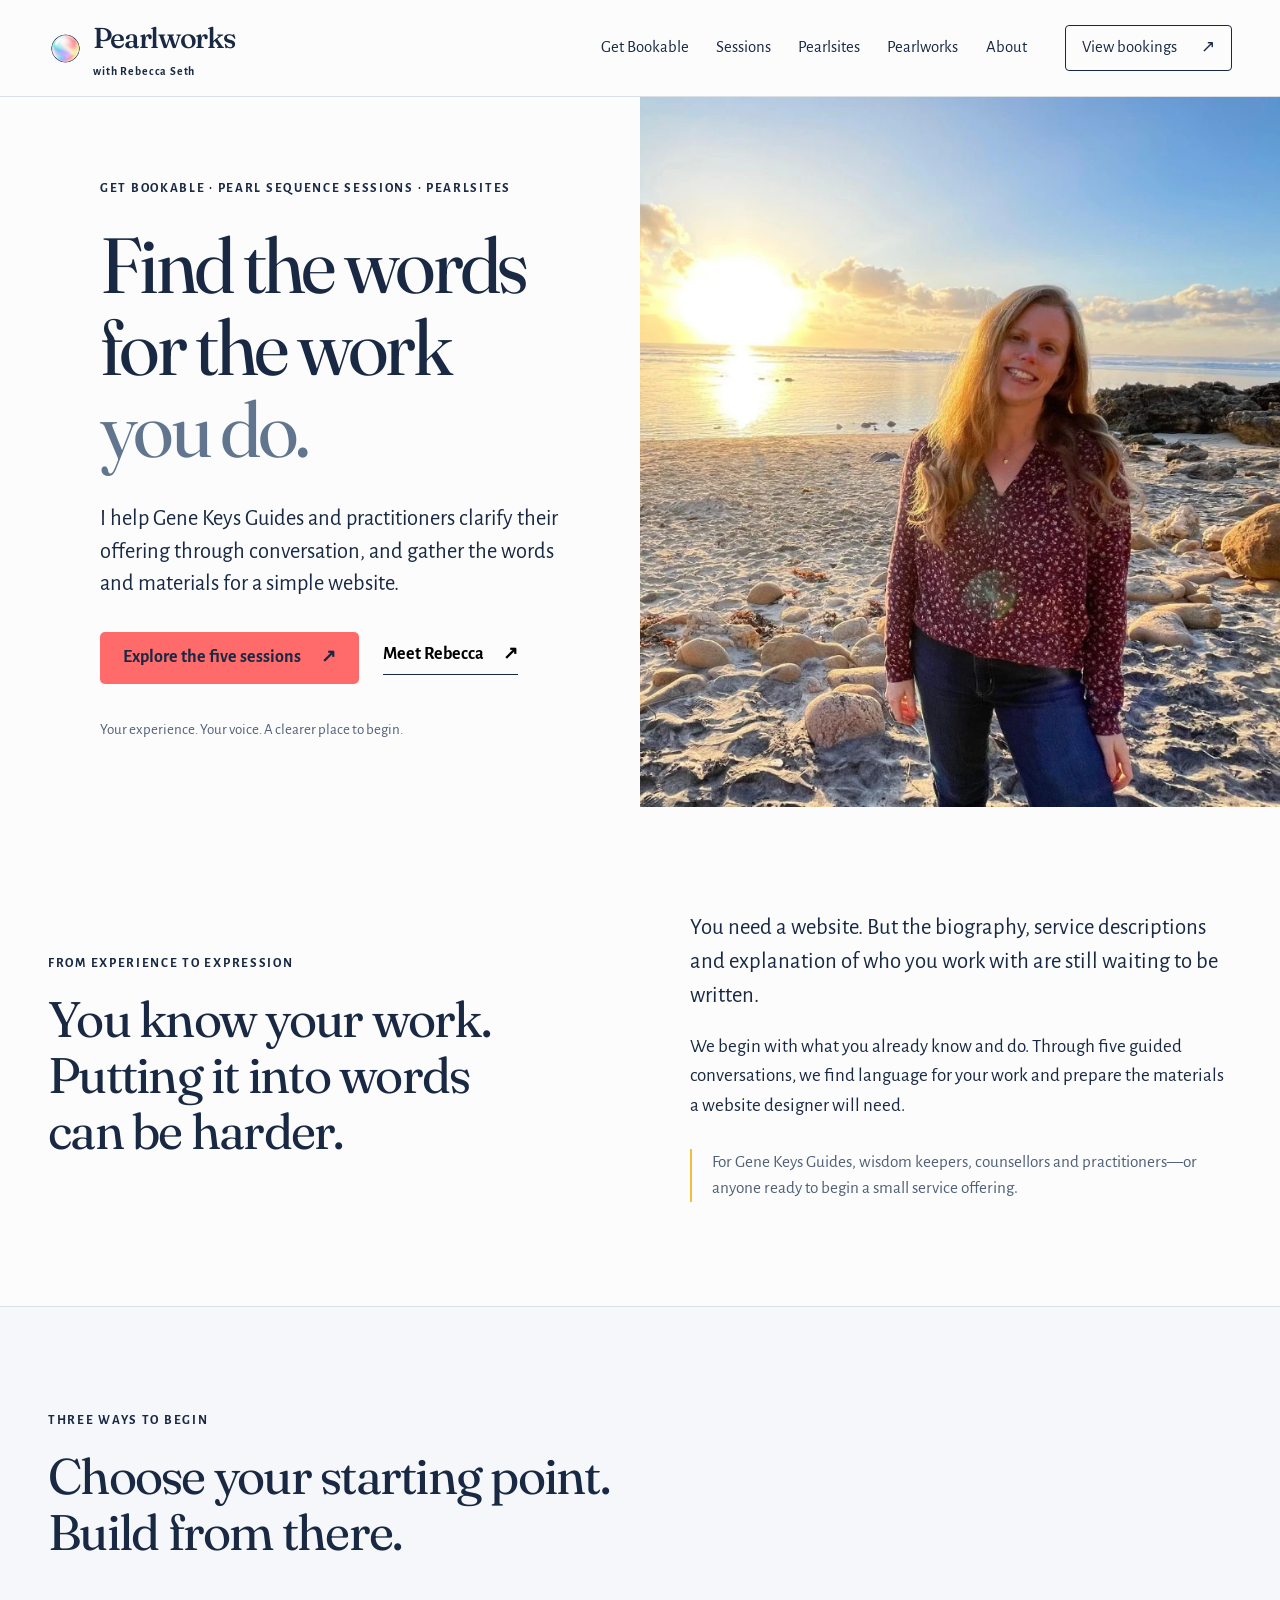
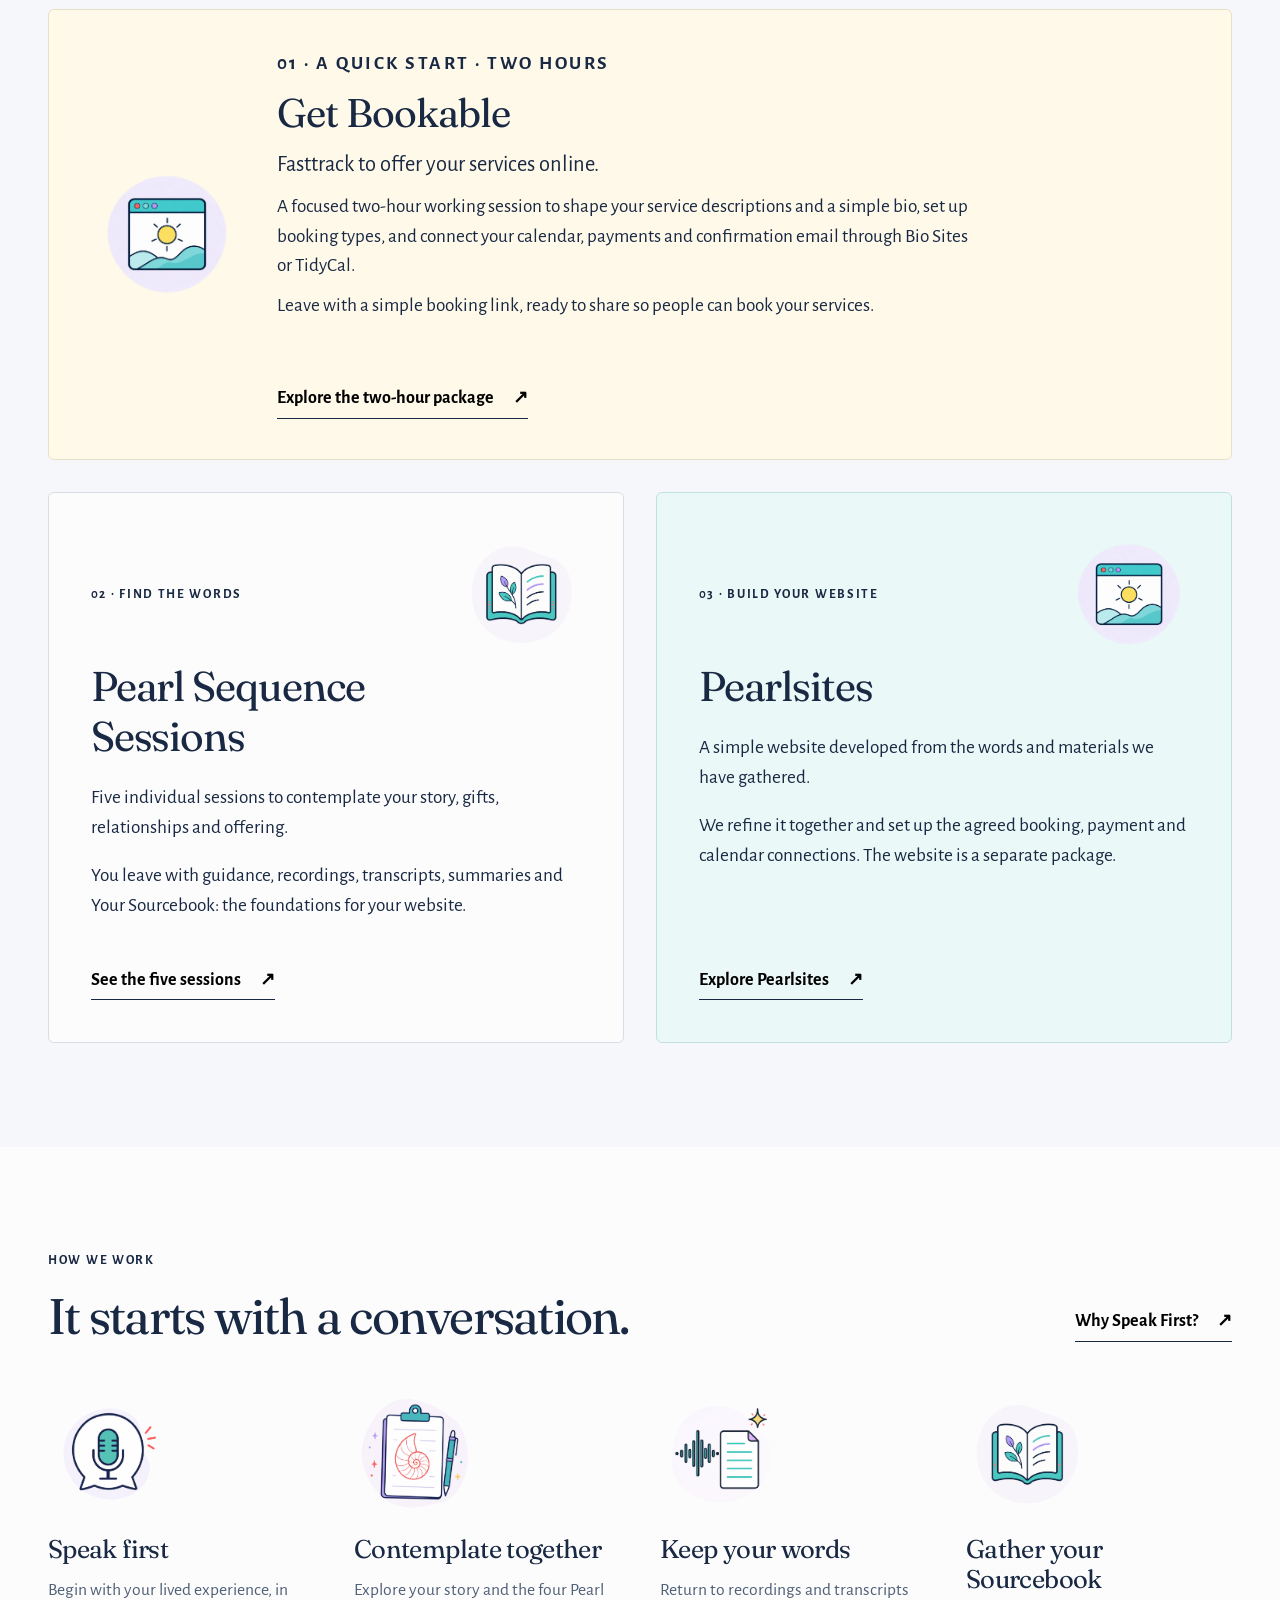
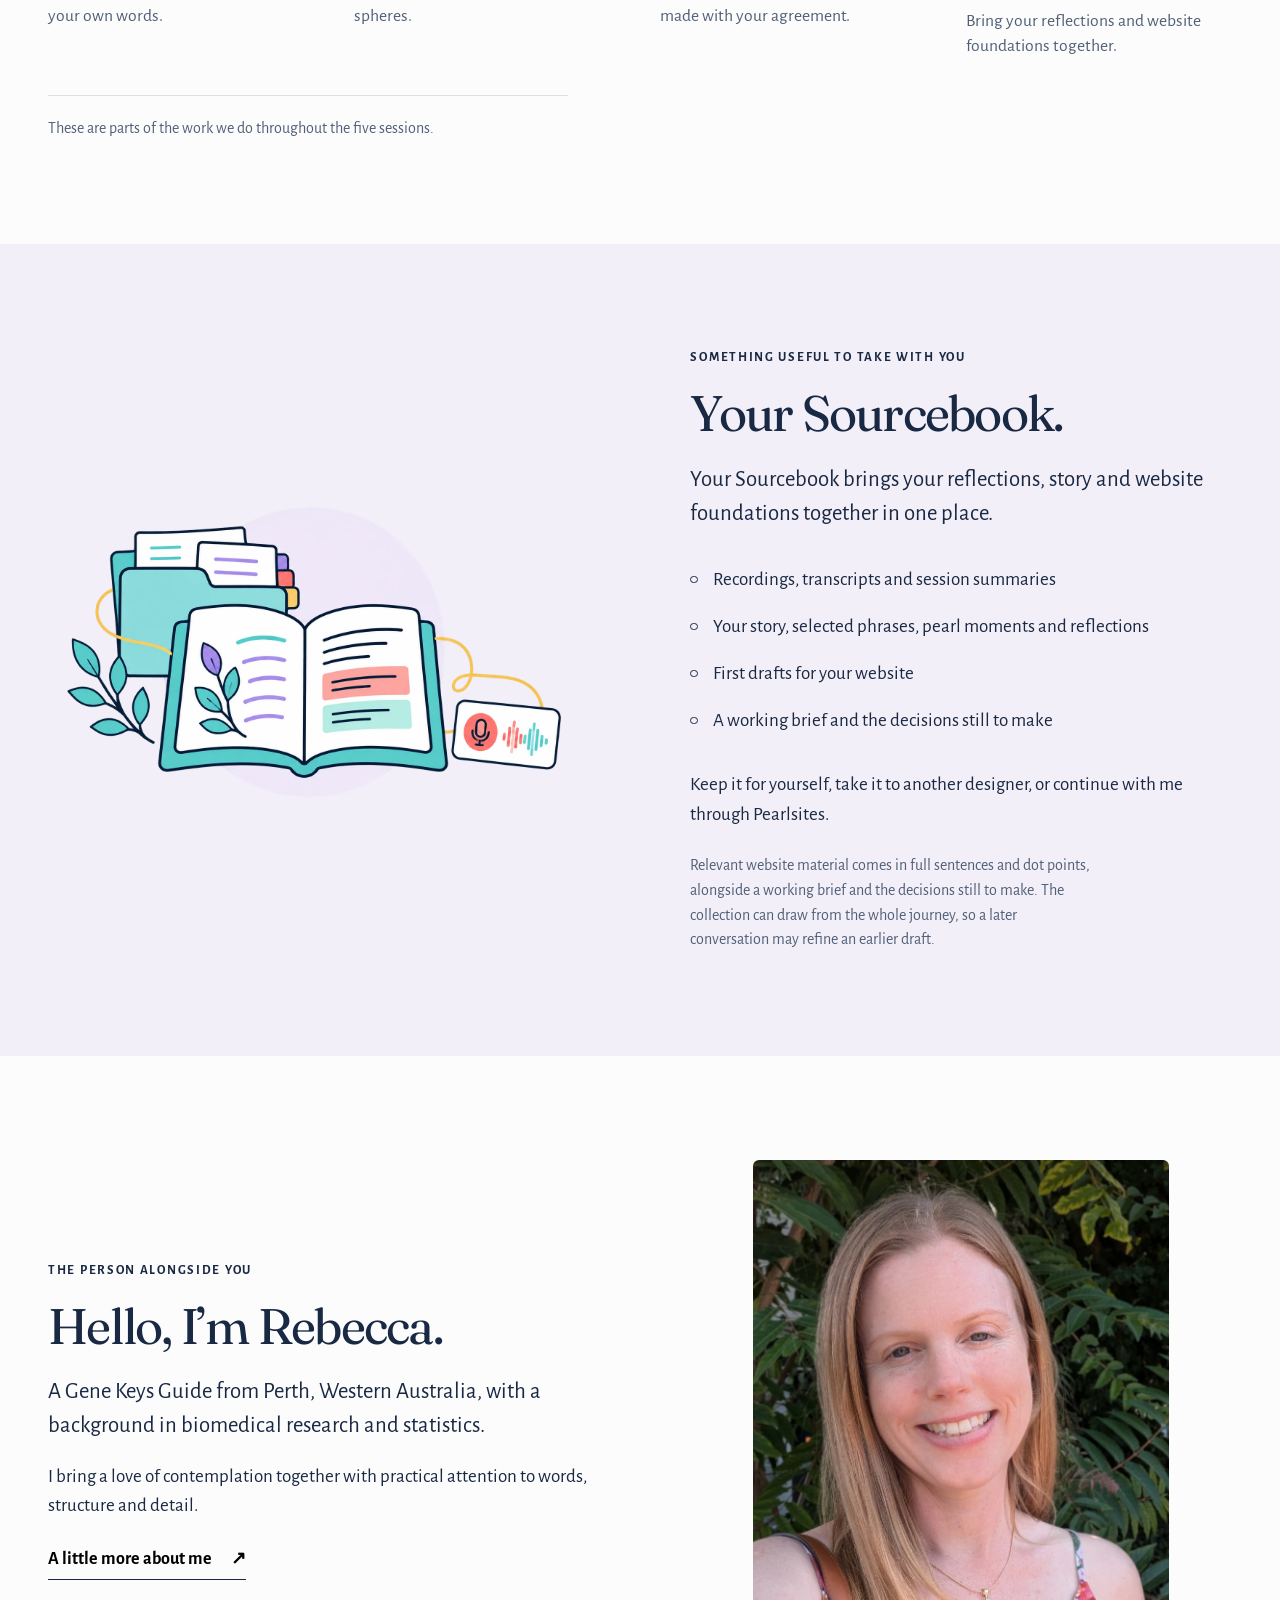
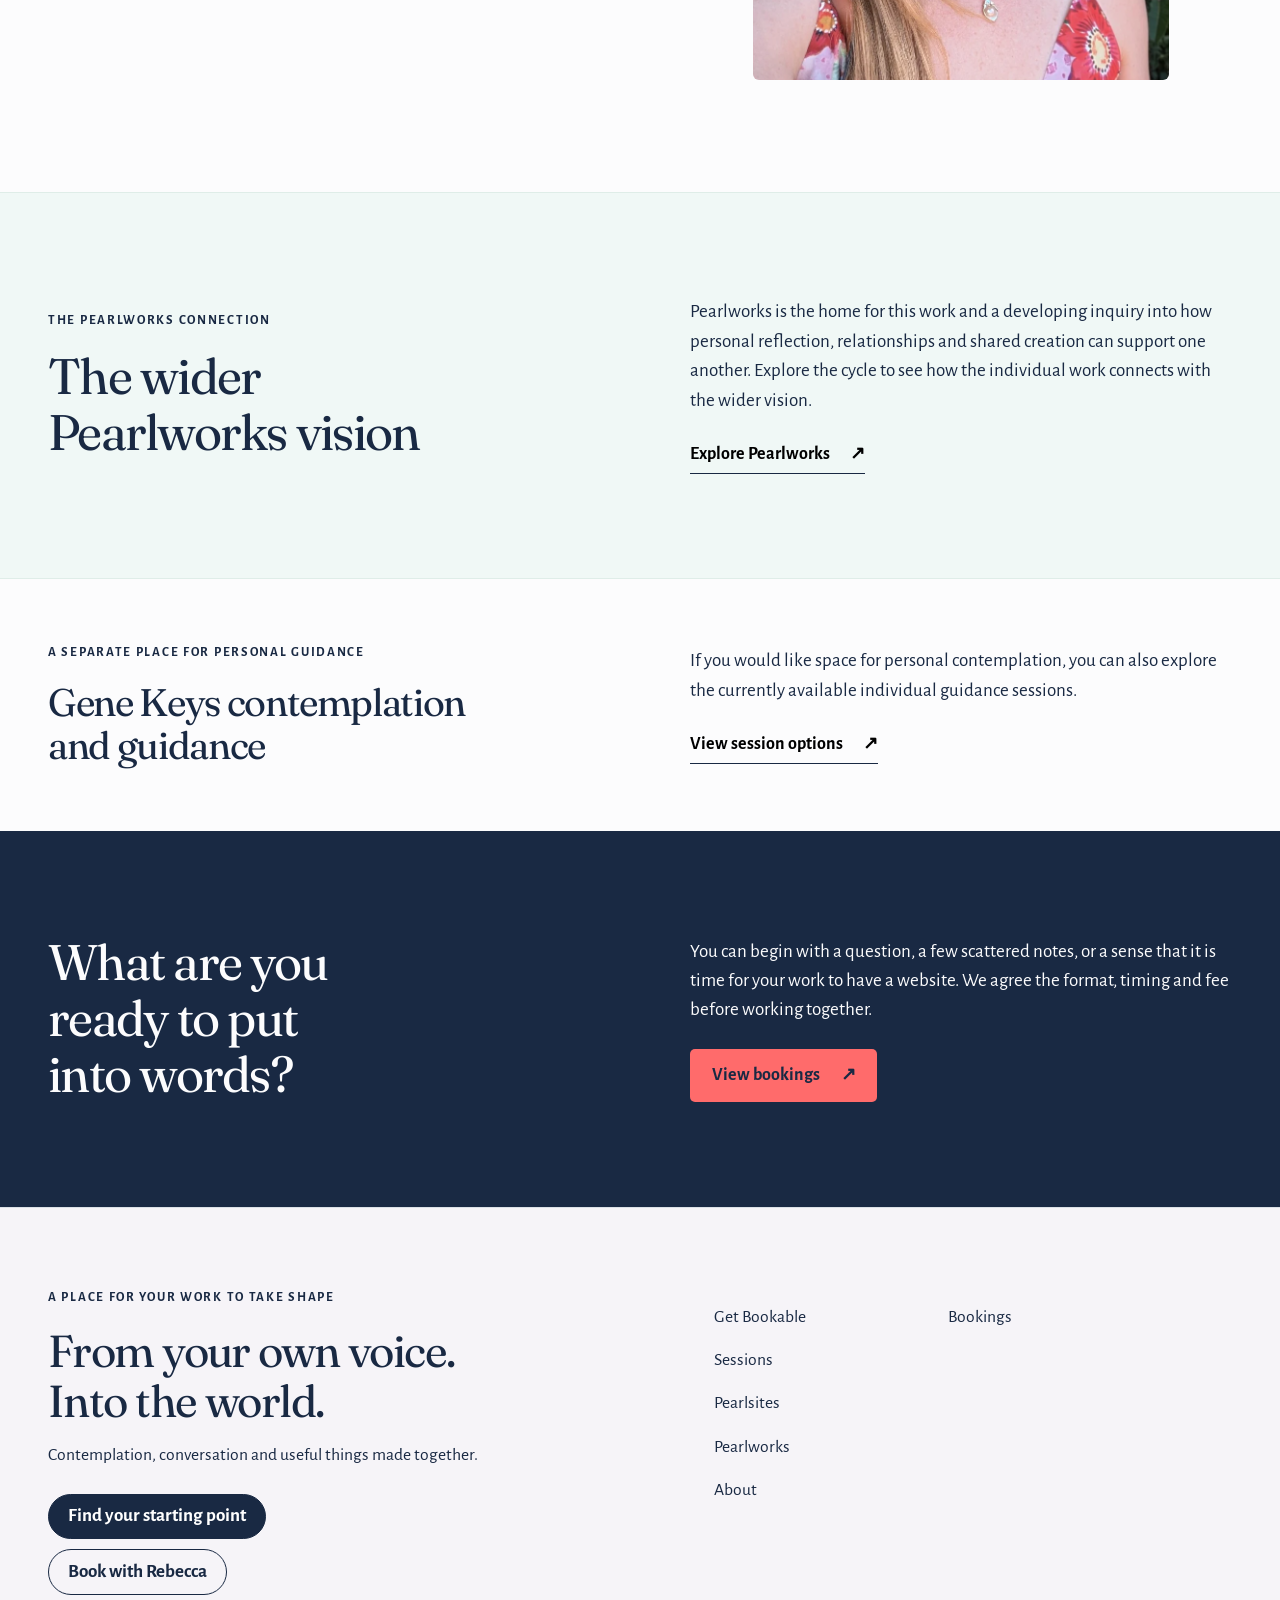
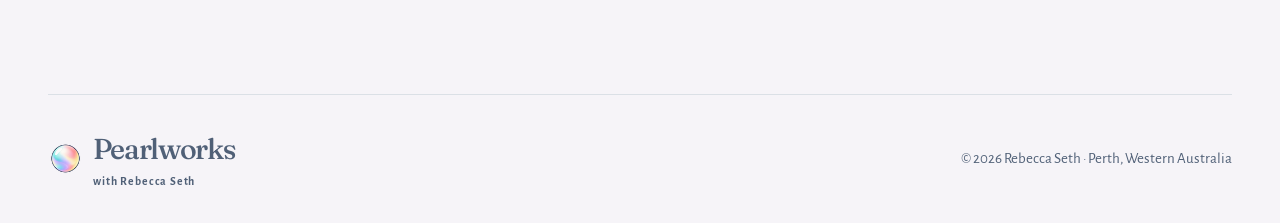
<file: index.html>
<!doctype html>
<html lang="en-AU">
  <head>
    <meta charset="UTF-8">
    <meta name="viewport" content="width=device-width,initial-scale=1">
    <meta name="theme-color" content="#fcfcfd">
    <link rel="icon" href="assets/embedded/70e9293f61ef884.png">
    <title>Pearlworks with Rebecca Seth</title>
    <meta name="description" content="Contemplation and conversation with Rebecca Seth. Explore Gene Keys guidance, five Pearl Sequence Sessions, Your Sourcebook and optional Pearlsites website work.">
    <meta property="og:title" content="Pearlworks with Rebecca Seth">
    <meta property="og:description" content="Contemplation and conversation with Rebecca Seth. Explore Gene Keys guidance, five Pearl Sequence Sessions, Your Sourcebook and optional Pearlsites website work.">

    <meta name="robots" content="noindex, follow">
    
    
    
    
  <style>/* Local font data also works when the site is opened directly from disk. */

@font-face {
  font-family: "Alegreya Sans";
  font-style: normal;
  font-weight: 400;
  font-display: swap;
  src: url(assets/embedded/123cd4a1e13951a.woff2) format("woff2");
}

@font-face {
  font-family: "Alegreya Sans";
  font-style: normal;
  font-weight: 500;
  font-display: swap;
  src: url(assets/embedded/005c64e2da1b0d7.woff2) format("woff2");
}

@font-face {
  font-family: "Alegreya Sans";
  font-style: normal;
  font-weight: 700;
  font-display: swap;
  src: url(assets/embedded/403b09118b4c02a.woff2) format("woff2");
}

@font-face {
  font-family: "Fraunces";
  font-style: normal;
  font-weight: 100 900;
  font-display: swap;
  src: url(assets/embedded/48642176d960aff.woff2) format("woff2");
}

*,
:before,
:after,
::backdrop {
  --tw-border-spacing-x: 0;
  --tw-border-spacing-y: 0;
  --tw-translate-x: 0;
  --tw-translate-y: 0;
  --tw-rotate: 0;
  --tw-skew-x: 0;
  --tw-skew-y: 0;
  --tw-scale-x: 1;
  --tw-scale-y: 1;
  --tw-pan-x: ;
  --tw-pan-y: ;
  --tw-pinch-zoom: ;
  --tw-scroll-snap-strictness: proximity;
  --tw-gradient-from-position: ;
  --tw-gradient-via-position: ;
  --tw-gradient-to-position: ;
  --tw-ordinal: ;
  --tw-slashed-zero: ;
  --tw-numeric-figure: ;
  --tw-numeric-spacing: ;
  --tw-numeric-fraction: ;
  --tw-ring-inset: ;
  --tw-ring-offset-width: 0px;
  --tw-ring-offset-color: #fff;
  --tw-ring-color: #3b82f680;
  --tw-ring-offset-shadow: 0 0 #0000;
  --tw-ring-shadow: 0 0 #0000;
  --tw-shadow: 0 0 #0000;
  --tw-shadow-colored: 0 0 #0000;
  --tw-blur: ;
  --tw-brightness: ;
  --tw-contrast: ;
  --tw-grayscale: ;
  --tw-hue-rotate: ;
  --tw-invert: ;
  --tw-saturate: ;
  --tw-sepia: ;
  --tw-drop-shadow: ;
  --tw-backdrop-blur: ;
  --tw-backdrop-brightness: ;
  --tw-backdrop-contrast: ;
  --tw-backdrop-grayscale: ;
  --tw-backdrop-hue-rotate: ;
  --tw-backdrop-invert: ;
  --tw-backdrop-opacity: ;
  --tw-backdrop-saturate: ;
  --tw-backdrop-sepia: ;
  --tw-contain-size: ;
  --tw-contain-layout: ;
  --tw-contain-paint: ;
  --tw-contain-style: ;
}
*,
:before,
:after {
  box-sizing: border-box;
  border: 0 solid #e5e7eb;
}
:before,
:after {
  --tw-content: "";
}
html,
:host {
  -webkit-text-size-adjust: 100%;
  tab-size: 4;
  font-feature-settings: normal;
  font-variation-settings: normal;
  -webkit-tap-highlight-color: transparent;
  font-family:
    Alegreya Sans,
    Arial,
    sans-serif;
  line-height: 1.5;
}
body {
  line-height: inherit;
  margin: 0;
}
hr {
  height: 0;
  color: inherit;
  border-top-width: 1px;
}
abbr:where([title]) {
  -webkit-text-decoration: underline dotted;
  text-decoration: underline dotted;
}
h1,
h2,
h3,
h4,
h5,
h6 {
  font-size: inherit;
  font-weight: inherit;
}
a {
  color: inherit;
  -webkit-text-decoration: inherit;
  text-decoration: inherit;
}
b,
strong {
  font-weight: bolder;
}
code,
kbd,
samp,
pre {
  font-feature-settings: normal;
  font-variation-settings: normal;
  font-family:
    ui-monospace,
    SFMono-Regular,
    Menlo,
    Monaco,
    Consolas,
    Liberation Mono,
    Courier New,
    monospace;
  font-size: 1em;
}
small {
  font-size: 80%;
}
sub,
sup {
  vertical-align: baseline;
  font-size: 75%;
  line-height: 0;
  position: relative;
}
sub {
  bottom: -0.25em;
}
sup {
  top: -0.5em;
}
table {
  text-indent: 0;
  border-color: inherit;
  border-collapse: collapse;
}
button,
input,
optgroup,
select,
textarea {
  font-feature-settings: inherit;
  font-variation-settings: inherit;
  font-family: inherit;
  font-size: 100%;
  font-weight: inherit;
  line-height: inherit;
  letter-spacing: inherit;
  color: inherit;
  margin: 0;
  padding: 0;
}
button,
select {
  text-transform: none;
}
button,
input:where([type="button"]),
input:where([type="reset"]),
input:where([type="submit"]) {
  -webkit-appearance: button;
  background-color: #0000;
  background-image: none;
}
:-moz-focusring {
  outline: auto;
}
:-moz-ui-invalid {
  box-shadow: none;
}
progress {
  vertical-align: baseline;
}
::-webkit-inner-spin-button {
  height: auto;
}
::-webkit-outer-spin-button {
  height: auto;
}
[type="search"] {
  -webkit-appearance: textfield;
  outline-offset: -2px;
}
::-webkit-search-decoration {
  -webkit-appearance: none;
}
::-webkit-file-upload-button {
  -webkit-appearance: button;
  font: inherit;
}
summary {
  display: list-item;
}
blockquote,
dl,
dd,
h1,
h2,
h3,
h4,
h5,
h6,
hr,
figure,
p,
pre {
  margin: 0;
}
fieldset {
  margin: 0;
  padding: 0;
}
legend {
  padding: 0;
}
ol,
ul,
menu {
  margin: 0;
  padding: 0;
  list-style: none;
}
dialog {
  padding: 0;
}
textarea {
  resize: vertical;
}
input::-moz-placeholder {
  opacity: 1;
  color: #9ca3af;
}
textarea::-moz-placeholder {
  opacity: 1;
  color: #9ca3af;
}
input::placeholder,
textarea::placeholder {
  opacity: 1;
  color: #9ca3af;
}
button,
[role="button"] {
  cursor: pointer;
}
:disabled {
  cursor: default;
}
img,
svg,
video,
canvas,
audio,
iframe,
embed,
object {
  vertical-align: middle;
  display: block;
}
img,
video {
  max-width: 100%;
  height: auto;
}
[hidden]:where(:not([hidden="until-found"])) {
  display: none;
}
.\!visible {
  visibility: visible !important;
}
.visible {
  visibility: visible;
}
.flex {
  display: flex;
}
.inline-flex {
  display: inline-flex;
}
.hidden {
  display: none;
}
.size-10 {
  width: 2.5rem;
  height: 2.5rem;
}
.size-7 {
  width: 1.75rem;
  height: 1.75rem;
}
.w-full {
  width: 100%;
}
.flex-1 {
  flex: 1;
}
.shrink-0 {
  flex-shrink: 0;
}
.grow {
  flex-grow: 1;
}
.flex-col {
  flex-direction: column;
}
.items-center {
  align-items: center;
}
.justify-center {
  justify-content: center;
}
.justify-between {
  justify-content: space-between;
}
.gap-1\.5 {
  gap: 0.375rem;
}
.gap-2 {
  gap: 0.5rem;
}
.gap-3 {
  gap: 0.75rem;
}
.overflow-hidden {
  overflow: hidden;
}
.whitespace-nowrap {
  white-space: nowrap;
}
.rounded-button {
  border-radius: 5px;
}
.rounded-card {
  border-radius: 20px;
}
.border {
  border-width: 1px;
}
.border-b {
  border-bottom-width: 1px;
}
.border-scheme-border {
  --tw-border-opacity: 1;
  border-color: rgb(219 224 230 / var(--tw-border-opacity, 1));
}
.border-white {
  --tw-border-opacity: 1;
  border-color: rgb(255 255 255 / var(--tw-border-opacity, 1));
}
.bg-neutral-darkest {
  --tw-bg-opacity: 1;
  background-color: rgb(17 17 17 / var(--tw-bg-opacity, 1));
}
.bg-scheme-foreground {
  --tw-bg-opacity: 1;
  background-color: rgb(252 252 253 / var(--tw-bg-opacity, 1));
}
.bg-transparent {
  background-color: #0000;
}
.bg-white {
  --tw-bg-opacity: 1;
  background-color: rgb(255 255 255 / var(--tw-bg-opacity, 1));
}
.p-0 {
  padding: 0;
}
.p-6 {
  padding: 1.5rem;
}
.px-5 {
  padding-left: 1.25rem;
  padding-right: 1.25rem;
}
.px-6 {
  padding-left: 1.5rem;
  padding-right: 1.5rem;
}
.py-2 {
  padding-top: 0.5rem;
  padding-bottom: 0.5rem;
}
.py-3 {
  padding-top: 0.75rem;
  padding-bottom: 0.75rem;
}
.py-4 {
  padding-top: 1rem;
  padding-bottom: 1rem;
}
.pb-0 {
  padding-bottom: 0;
}
.pb-5 {
  padding-bottom: 1.25rem;
}
.text-sm {
  font-size: 0.875rem;
  line-height: 1.5;
}
.font-bold {
  font-weight: 700;
}
.font-semibold {
  font-weight: 600;
}
.leading-none {
  line-height: 1;
}
.text-link {
  --tw-text-opacity: 1;
  color: rgb(0 0 0 / var(--tw-text-opacity, 1));
}
.text-neutral {
  --tw-text-opacity: 1;
  color: rgb(102 102 102 / var(--tw-text-opacity, 1));
}
.text-neutral-darkest {
  --tw-text-opacity: 1;
  color: rgb(17 17 17 / var(--tw-text-opacity, 1));
}
.text-scheme-text {
  --tw-text-opacity: 1;
  color: rgb(25 41 67 / var(--tw-text-opacity, 1));
}
.text-white {
  --tw-text-opacity: 1;
  color: rgb(255 255 255 / var(--tw-text-opacity, 1));
}
.filter {
  filter: var(--tw-blur) var(--tw-brightness) var(--tw-contrast)
    var(--tw-grayscale) var(--tw-hue-rotate) var(--tw-invert) var(--tw-saturate)
    var(--tw-sepia) var(--tw-drop-shadow);
}
.transition-all {
  transition-property: all;
  transition-duration: 0.15s;
  transition-timing-function: cubic-bezier(0.4, 0, 0.2, 1);
}
.transition-transform {
  transition-property: transform;
  transition-duration: 0.15s;
  transition-timing-function: cubic-bezier(0.4, 0, 0.2, 1);
}
.duration-200 {
  transition-duration: 0.2s;
}
.duration-300 {
  transition-duration: 0.3s;
}
.ease-in-out {
  transition-timing-function: cubic-bezier(0.4, 0, 0.2, 1);
}
@keyframes enter {
  0% {
    opacity: var(--tw-enter-opacity, 1);
    transform: translate3d(
        var(--tw-enter-translate-x, 0),
        var(--tw-enter-translate-y, 0),
        0
      )
      scale3d(
        var(--tw-enter-scale, 1),
        var(--tw-enter-scale, 1),
        var(--tw-enter-scale, 1)
      )
      rotate(var(--tw-enter-rotate, 0));
  }
}
@keyframes exit {
  to {
    opacity: var(--tw-exit-opacity, 1);
    transform: translate3d(
        var(--tw-exit-translate-x, 0),
        var(--tw-exit-translate-y, 0),
        0
      )
      scale3d(
        var(--tw-exit-scale, 1),
        var(--tw-exit-scale, 1),
        var(--tw-exit-scale, 1)
      )
      rotate(var(--tw-exit-rotate, 0));
  }
}
.duration-200 {
  animation-duration: 0.2s;
}
.duration-300 {
  animation-duration: 0.3s;
}
.ease-in-out {
  animation-timing-function: cubic-bezier(0.4, 0, 0.2, 1);
}
:root {
  --paper: #fcfcfd;
  --ink: #192943;
  --muted: #506077;
  --line: #dbe0e6;
  --coral: #ff6b6b;
  --aqua: #4ecdc4;
  --violet: #a78bfa;
  --yellow: #ffe66d;
  --lavender: #f0eafb;
  --gold: #f4bd3c;
  --heading: "Fraunces", Georgia, serif;
  --body: "Alegreya Sans", Arial, sans-serif;
  --page-width: 1240px;
}
* {
  box-sizing: border-box;
}
html {
  scroll-behavior: smooth;
  scroll-padding-top: 7rem;
}
body {
  background: var(--paper);
  color: var(--ink);
  font-family: var(--body);
  -webkit-font-smoothing: antialiased;
  margin: 0;
  font-size: 1.1875rem;
  line-height: 1.55;
}
img {
  max-width: 100%;
  height: auto;
  display: block;
}
a {
  color: inherit;
  text-underline-offset: 0.24em;
  text-decoration-thickness: 1px;
}
button {
  font: inherit;
  color: inherit;
}
button,
a,
summary {
  -webkit-tap-highlight-color: transparent;
}
a:focus-visible,
button:focus-visible,
summary:focus-visible {
  outline-offset: 6px;
  outline: 3px solid #7553bb;
}
h1,
h2,
h3,
p,
figure {
  margin: 0;
}
h1,
h2,
h3 {
  font-family: var(--heading);
  text-wrap: balance;
  font-weight: 400;
}
h1 {
  letter-spacing: -0.047em;
  font-size: clamp(3.4rem, 6.1vw, 5.7rem);
  line-height: 1.045;
}
h1 em {
  color: #61768e;
  font-style: normal;
  font-weight: 400;
}
h2 {
  letter-spacing: -0.035em;
  font-size: clamp(2.2rem, 3.9vw, 3.55rem);
  line-height: 1.12;
}
h3 {
  letter-spacing: -0.025em;
  font-size: 1.7rem;
  line-height: 1.2;
}
p + p {
  margin-top: 1.15rem;
}
h2 + p,
h3 + p {
  margin-top: 1.3rem;
}
p {
  max-width: 65ch;
}
.container {
  width: min(var(--page-width), calc(100% - 6rem));
  margin-inline: auto;
}
.section {
  padding-block: 6.5rem;
}
.split {
  grid-template-columns: 1fr 1fr;
  align-items: center;
  gap: 6.3rem;
  display: grid;
}
.align-start {
  align-items: start;
}
.eyebrow {
  letter-spacing: 0.13em;
  text-transform: uppercase;
  margin-bottom: 1.15rem;
  font-size: 0.82rem;
  font-weight: 700;
  line-height: 1.5;
}
.lead {
  font-size: 1.42rem;
  line-height: 1.5;
}
.small {
  color: var(--muted);
  font-size: 1rem;
  line-height: 1.45;
}
.narrow {
  max-width: 44rem;
}
.section-heading {
  margin-bottom: 3rem;
}
.section-heading .lead {
  margin-top: 1.5rem;
}
.text-link {
  border-bottom: 1px solid var(--ink);
  align-items: center;
  gap: 1.2rem;
  margin-top: 1.6rem;
  padding-bottom: 0.35rem;
  font-size: 1.125rem;
  font-weight: 600;
  line-height: 1.5;
  text-decoration: none;
  display: inline-flex;
}
.text-link:hover {
  color: #385978;
}
.text-link span,
.button span,
.nav-enquire span {
  transition: transform 0.2s;
}
.text-link:hover span,
.button:hover span,
.nav-enquire:hover span {
  transform: translate(2px, -2px);
}
.button {
  border: 1px solid #0000;
  border-radius: 5px;
  justify-content: center;
  align-items: center;
  gap: 1.3rem;
  min-height: 3.3rem;
  padding: 0.8rem 1.35rem;
  font-size: 1.125rem;
  font-weight: 600;
  line-height: 1.3;
  text-decoration: none;
  transition: background 0.2s;
  display: inline-flex;
}
.button-coral {
  background: var(--coral);
  color: var(--ink);
}
.button-coral:hover {
  background: #ff8484;
}
.actions {
  flex-wrap: wrap;
  align-items: center;
  gap: 1.75rem;
  display: flex;
}
.actions .text-link {
  margin-top: 0;
}
.skip-link {
  z-index: 30;
  background: var(--ink);
  color: #fff;
  padding: 1rem;
  position: fixed;
  top: 0;
  left: 1rem;
  transform: translateY(-130%);
}
.skip-link:focus {
  transform: translateY(0);
}
.site-header {
  z-index: 20;
  border-bottom: 1px solid var(--line);
  background: var(--paper);
  position: relative;
}
.nav-wrap {
  justify-content: space-between;
  align-items: center;
  gap: 2rem;
  width: min(1400px, 100% - 6rem);
  min-height: 6.25rem;
  margin: auto;
  display: flex;
}
.wordmark {
  font-family: var(--heading);
  letter-spacing: -0.045em;
  white-space: nowrap;
  align-items: baseline;
  gap: 0.42rem;
  font-size: 1.95rem;
  font-weight: 500;
  text-decoration: none;
  display: inline-flex;
}
.brand-dot {
  background: var(--coral);
  border-radius: 50%;
  width: 0.38rem;
  height: 0.38rem;
  display: inline-block;
}
.site-header nav {
  align-items: center;
  gap: 2rem;
  display: flex;
}
.site-header nav a {
  padding: 0.4rem 0;
  font-size: 1.05rem;
  line-height: 1.4;
  text-decoration: none;
}
.site-header nav a[aria-current] {
  text-underline-offset: 0.55em;
  text-decoration: underline;
  -webkit-text-decoration-color: var(--coral);
  text-decoration-color: var(--coral);
  text-decoration-thickness: 2px;
}
.site-header nav .nav-enquire {
  border: 1px solid var(--ink);
  border-radius: 4px;
  align-items: center;
  gap: 1.5rem;
  margin-left: 0.7rem;
  padding: 0.65rem 1rem;
  display: flex;
}
.site-header nav .nav-enquire:hover {
  background: var(--ink);
  color: var(--paper);
}
.menu-button {
  display: none;
}
.hero {
  grid-template-columns: 1fr 1fr;
  width: min(1440px, 100%);
  min-height: 710px;
  margin: auto;
  display: grid;
}
.hero-copy {
  flex-direction: column;
  justify-content: center;
  padding: 5rem 2.8rem 4rem max(3rem, 100px);
  display: flex;
}
.hero .eyebrow {
  margin-bottom: 1.7rem;
}
.hero-intro {
  max-width: 29rem;
  margin-top: 2rem;
  font-size: 1.4rem;
  line-height: 1.45;
}
.hero .actions {
  gap: 1.5rem;
  margin-top: 2rem;
}
.hero-footnote {
  color: var(--muted);
  margin-top: 2.1rem;
  font-size: 0.94rem;
}
.hero-photo {
  min-width: 0;
  min-height: 100%;
  position: relative;
}
.hero-photo > img {
  -o-object-fit: cover;
  object-fit: cover;
  -o-object-position: 48% 50%;
  object-position: 48% 50%;
  width: 100%;
  height: 100%;
  position: absolute;
}
.hero-photo:after {
  content: "";
  pointer-events: none;
  background: linear-gradient(#0000 50%, #00120f87);
  position: absolute;
  inset: 0;
}
.hero-photo figcaption {
  z-index: 1;
  color: #fff;
  position: absolute;
  bottom: 3rem;
  left: 3rem;
}
.hero-photo figcaption > .eyebrow {
  color: var(--yellow);
  margin-bottom: 0.7rem;
  display: block;
}
.hero-photo figcaption > span:last-child {
  font-family: var(--heading);
  font-size: 2rem;
  line-height: 1.25;
}
.introduction {
  border-bottom: 1px solid var(--line);
}
.audience {
  border-left: 2px solid var(--gold);
  color: var(--muted);
  margin-top: 1.8rem;
  padding-left: 1.2rem;
  font-size: 1.075rem;
}
.offers-section {
  background: #f5f7fa;
}
.offer-grid {
  grid-template-columns: 1fr 1fr;
  gap: 2rem;
  display: grid;
}
.offer {
  background: var(--paper);
  border: 1px solid #d7dce5;
  border-radius: 6px;
  flex-direction: column;
  align-items: flex-start;
  padding: 2.6rem;
  display: flex;
}
.offer-aqua {
  background: #eaf8f7;
  border-color: #c1e1de;
}
.offer-top {
  justify-content: space-between;
  align-items: center;
  gap: 1rem;
  width: 100%;
  margin-bottom: 0.5rem;
  display: flex;
}
.offer-top .icon {
  mix-blend-mode: multiply;
  flex-shrink: 0;
  width: 7.5rem;
}
.offer-top .eyebrow {
  margin: 0;
}
.offer h3 {
  font-size: 2.6rem;
}
.offer p {
  font-size: 1.2rem;
}
.offer .text-link {
  margin-top: auto;
  padding-top: 1.6rem;
}
.offer p:last-of-type {
  margin-bottom: 1.3rem;
}
.inline-heading {
  justify-content: space-between;
  align-items: end;
  gap: 2rem;
  display: flex;
}
.inline-heading .text-link {
  flex-shrink: 0;
  margin-bottom: 0.2rem;
}
.workflow {
  grid-template-columns: repeat(4, 1fr);
  gap: 2.5rem;
  display: grid;
}
.workflow .icon {
  width: 7.6rem;
  margin-bottom: 1.2rem;
}
.workflow h3 {
  font-size: 1.6rem;
}
.workflow p {
  color: var(--muted);
  margin-top: 0.85rem;
  font-size: 1.1rem;
  line-height: 1.45;
}
.workflow-note {
  border-top: 1px solid var(--line);
  margin-top: 2.2rem;
  padding-top: 1.3rem;
}
.sourcebook-section {
  background: #f2eff8;
}
.sourcebook-split {
  grid-template-columns: 1.08fr 1fr;
  gap: 4.5rem;
}
.sourcebook-art img {
  mix-blend-mode: multiply;
}
.sourcebook-art {
  margin-left: -1rem;
}
.simple-list {
  margin: 1.6rem 0;
  padding: 0;
  list-style: none;
}
.simple-list li {
  padding: 0.55rem 0 0.55rem 1.4rem;
  position: relative;
}
.simple-list li:before {
  content: "";
  border: 1.5px solid var(--ink);
  border-radius: 50%;
  width: 0.45rem;
  height: 0.45rem;
  position: absolute;
  top: 1.2rem;
  left: 0;
}
.illustration {
  width: 100%;
}
.about-art {
  max-width: 580px;
}
.about-art img {
  mix-blend-mode: multiply;
}
.about-intro {
  padding-bottom: 7rem;
}
.page-intro {
  padding-top: 5.2rem;
  padding-bottom: 5.5rem;
}
.page-intro h1 {
  max-width: 1080px;
  font-size: clamp(3.4rem, 5.7vw, 5.3rem);
}
.intro-bottom {
  justify-content: space-between;
  align-items: end;
  gap: 4rem;
  margin-top: 2.5rem;
  display: flex;
}
.intro-bottom .lead {
  max-width: 43rem;
}
.intro-bottom .button {
  flex-shrink: 0;
  margin-bottom: 0.25rem;
}
.speak-first {
  background: #f4f7f9;
}
.speak-first .illustration {
  mix-blend-mode: multiply;
  margin-top: 2rem;
}
.speak-first .prose p {
  font-size: 1.22rem;
}
.sticky-aside {
  position: sticky;
  top: 2rem;
}
.sessions-section {
  padding-bottom: 5rem;
}
.sessions {
  border-top: 1px solid var(--line);
}
.session {
  border-bottom: 1px solid var(--line);
}
.session summary {
  cursor: pointer;
  align-items: center;
  gap: 1.6rem;
  padding: 1.2rem 0;
  list-style: none;
  display: flex;
}
.session summary::-webkit-details-marker {
  display: none;
}
.faq summary::-webkit-details-marker {
  display: none;
}
.session-number {
  color: var(--muted);
  flex-shrink: 0;
  width: 2rem;
  font-size: 1rem;
  font-weight: 600;
}
.session-icon {
  -o-object-fit: contain;
  object-fit: contain;
  width: 6rem;
  height: 6rem;
}
.session-title {
  flex-direction: column;
  gap: 0.35rem;
  display: flex;
}
.session-name {
  font-family: var(--heading);
  letter-spacing: -0.025em;
  font-size: 2.1rem;
  line-height: 1.15;
}
.session-subtitle {
  color: var(--muted);
  font-size: 1.12rem;
}
.expand-mark {
  flex-shrink: 0;
  width: 1.2rem;
  height: 1.2rem;
  margin-left: auto;
  display: block;
  position: relative;
}
.expand-mark:before,
.expand-mark:after {
  content: "";
  background: currentColor;
  width: 1.1rem;
  height: 1.5px;
  position: absolute;
  top: 50%;
  left: 0;
}
.expand-mark:after {
  transform: rotate(90deg);
}
details[open] > summary .expand-mark:after {
  transform: rotate(0);
}
.session-body {
  grid-template-columns: 1.1fr 1fr;
  gap: 3rem;
  padding: 0 0 2rem 3.6rem;
  display: grid;
}
.session-copy {
  font-size: 1.15rem;
}
.session-output {
  border-left: 2px solid var(--gold);
  background: #f6f7fa;
  margin: 0;
  padding: 1.5rem 1.7rem;
}
.session-output div + div {
  margin-top: 1.4rem;
}
.session-output dt {
  text-transform: uppercase;
  letter-spacing: 0.07em;
  margin-bottom: 0.5rem;
  font-size: 0.85rem;
  font-weight: 700;
}
.session-output dd {
  margin: 0;
  font-size: 1.08rem;
  line-height: 1.45;
}
.session-closing {
  font-family: var(--heading);
  text-align: center;
  max-width: 42rem;
  margin: 2.5rem auto 0;
  font-size: 1.6rem;
}
.faq {
  border-top: 1px solid var(--line);
}
.faq details {
  border-bottom: 1px solid var(--line);
}
.faq summary {
  cursor: pointer;
  align-items: center;
  gap: 1rem;
  padding: 1.15rem 0;
  font-size: 1.2rem;
  font-weight: 600;
  list-style: none;
  display: flex;
}
.faq details > div {
  padding-bottom: 1.6rem;
  font-size: 1.12rem;
}
.faq .text-link {
  font-size: 1.05rem;
}
.practical .split {
  gap: 4rem;
}
.pearlsites-intro {
  grid-template-columns: 1.2fr 0.8fr;
  align-items: center;
  gap: 2rem;
  display: grid;
}
.pearlsites-intro .lead {
  max-width: 40rem;
  margin-top: 2rem;
}
.pearlsites-intro .button {
  margin-top: 1.6rem;
}
.separate-note {
  border-left: 2px solid var(--gold);
  padding-left: 1rem;
  font-size: 1.05rem;
}
.website-art img {
  mix-blend-mode: multiply;
}
.website-art {
  margin-right: -2.5rem;
}
.example-grid {
  grid-template-columns: 0.9fr 1.1fr;
  align-items: center;
  gap: 5rem;
  display: grid;
}
.example-grid .simple-list {
  font-size: 1.12rem;
}
.example-copy .small {
  border-top: 1px solid var(--line);
  padding-top: 1.3rem;
}
.website-example {
  background: #f1f4f8;
  border-radius: 6px;
  padding: 1rem;
  box-shadow: 0 12px 45px #1929430c;
}
.website-example img {
  width: 100%;
}
.website-example figcaption {
  color: var(--muted);
  padding: 0.8rem 0.35rem 0;
  font-size: 0.92rem;
}
.build-process {
  background: #f4f8fa;
}
.build-steps {
  margin: 0;
  padding: 0;
  list-style: none;
}
.build-steps li {
  border-bottom: 1px solid #d5dfe4;
  gap: 1.6rem;
  margin-bottom: 2rem;
  padding: 0 0 2rem;
  display: flex;
}
.build-steps li:last-child {
  border-bottom: 0;
  margin-bottom: 0;
  padding-bottom: 0;
}
.build-steps h3 {
  font-size: 1.85rem;
}
.build-steps p {
  margin-top: 0.85rem;
  font-size: 1.15rem;
}
.step-number {
  font-family: var(--heading);
  color: #627890;
  flex-shrink: 0;
  font-size: 1.5rem;
  line-height: 1.5;
}
.small-icon-pair {
  margin-top: 1.5rem;
  display: flex;
}
.small-icon-pair img {
  mix-blend-mode: multiply;
  width: 6.8rem;
}
.scope-section {
  border-top: 1px solid var(--line);
}
.about-page-intro {
  padding-bottom: 4.5rem;
}
.about-opening {
  grid-template-columns: 1.6fr 0.4fr;
  align-items: center;
  gap: 4rem;
  margin-top: 2.5rem;
  display: grid;
}
.about-opening p {
  max-width: 46rem;
}
.about-icon {
  max-width: 13rem;
}
.about-small-art {
  justify-self: center;
}
.about-story {
  background: #f3f6f8;
}
.milestones {
  border-left: 2px solid var(--gold);
  max-width: 25rem;
  margin-top: 2.5rem;
  padding-left: 1.5rem;
}
.milestones div + div {
  margin-top: 1.8rem;
}
.milestones span {
  text-transform: uppercase;
  letter-spacing: 0.05em;
  font-size: 0.9rem;
  font-weight: 700;
}
.milestones p {
  margin-top: 0.35rem;
  font-size: 1.1rem;
  line-height: 1.45;
}
.about-approach .split {
  gap: 4rem;
}
.enquiry {
  background: var(--ink);
  color: var(--paper);
}
.enquiry-grid {
  grid-template-columns: 1.3fr 0.7fr;
  align-items: center;
  gap: 7rem;
  display: grid;
}
.enquiry .eyebrow {
  color: var(--yellow);
}
.enquiry .lead {
  color: #dbe3ed;
  max-width: 38rem;
  margin-top: 1.4rem;
}
.enquiry-action {
  border-left: 1px solid #ffffff40;
  padding-left: 2.7rem;
}
.enquiry-status strong {
  font-size: 1.3rem;
  font-weight: 600;
}
.enquiry-status p {
  color: #dbe3ed;
  margin-top: 0.7rem;
  font-size: 1.12rem;
}
.enquiry-action .small {
  color: #ccd5e1;
  margin-top: 1.4rem;
  font-size: 0.95rem;
}
.signature {
  font-family: var(--heading);
  margin-top: 1.9rem;
  font-size: 1.5rem;
  display: block;
}
.site-footer {
  padding: 3rem 0 1.4rem;
}
.footer-top {
  grid-template-columns: 1fr 1fr 1fr;
  align-items: start;
  gap: 2rem;
  display: grid;
}
.footer-top p {
  color: var(--muted);
  font-size: 1.05rem;
}
.footer-top nav {
  flex-direction: column;
  align-items: flex-end;
  gap: 0.5rem;
  display: flex;
}
.footer-top nav a {
  font-size: 1.05rem;
  text-decoration: none;
}
.footer-top nav a:hover {
  text-decoration: underline;
}
.footer-bottom {
  border-top: 1px solid var(--line);
  color: var(--muted);
  justify-content: space-between;
  gap: 2rem;
  margin-top: 2.2rem;
  padding-top: 1rem;
  font-size: 0.84rem;
  display: flex;
}
@media (width>=1441px) {
  .hero-copy {
    padding-left: 100px;
  }
  .hero {
    border-inline: 1px solid var(--line);
  }
}
@media (width<=1100px) {
  .container,
  .nav-wrap {
    width: calc(100% - 4rem);
  }
  .site-header nav {
    gap: 1.25rem;
  }
  .site-header nav .nav-enquire {
    margin-left: 0;
  }
  .hero-copy {
    padding: 4rem 2rem;
  }
  .hero {
    min-height: 650px;
  }
  .hero h1 {
    font-size: 4.3rem;
  }
  .hero-intro {
    font-size: 1.28rem;
  }
  .split {
    gap: 3rem;
  }
  .section {
    padding-block: 5rem;
  }
  .workflow {
    gap: 1.5rem;
  }
  .inline-heading {
    flex-direction: column;
    align-items: start;
    gap: 0;
  }
  .intro-bottom {
    flex-direction: column;
    align-items: start;
    gap: 2rem;
  }
  .offer {
    padding: 2rem;
  }
  .enquiry-grid {
    gap: 4rem;
  }
  .example-grid {
    gap: 3rem;
  }
  .website-art {
    margin-right: 0;
  }
}
@media (width<=960px) {
  .menu-button {
    border: 1px solid var(--ink);
    cursor: pointer;
    background: 0 0;
    border-radius: 4px;
    align-items: center;
    gap: 0.75rem;
    min-height: 44px;
    padding: 0.5rem 0.8rem;
    font-size: 1rem;
    display: flex;
  }
  .nav-wrap {
    min-height: 5rem;
    position: relative;
  }
  .site-header nav {
    background: var(--paper);
    border-bottom: 1px solid var(--line);
    flex-direction: column;
    align-items: stretch;
    gap: 0.35rem;
    padding: 1rem 2rem 1.5rem;
    display: none;
    position: absolute;
    top: 100%;
    left: -2rem;
    right: -2rem;
    box-shadow: 0 14px 18px #19294314;
  }
  .site-header nav.is-open {
    display: flex;
  }
  .site-header nav a {
    padding: 0.65rem 0;
    font-size: 1.15rem;
  }
  .site-header nav .nav-enquire {
    align-self: start;
    margin-top: 0.4rem;
  }
  .hero h1 {
    font-size: 3.9rem;
  }
  .hero-copy {
    padding-block: 3.5rem;
  }
  .hero .actions {
    gap: 1rem;
  }
  .hero-photo figcaption {
    bottom: 2.5rem;
    left: 2rem;
  }
  .hero-photo figcaption > span:last-child {
    font-size: 1.7rem;
  }
  .offer h3 {
    font-size: 2.2rem;
  }
  .offer-top .icon {
    width: 5.5rem;
  }
  .offer-top .eyebrow {
    font-size: 0.75rem;
  }
  .offer p {
    font-size: 1.1rem;
  }
  .workflow {
    grid-template-columns: repeat(2, 1fr);
    row-gap: 2.4rem;
  }
  .workflow-item {
    max-width: 21rem;
  }
  .session-body {
    gap: 2rem;
    padding-left: 0;
  }
  .sticky-aside {
    position: static;
  }
  .enquiry-grid {
    gap: 2.5rem;
  }
  .enquiry-action {
    padding-left: 1.6rem;
  }
  .pearlsites-intro {
    grid-template-columns: 1.25fr 0.75fr;
  }
  .pearlsites-intro h1 {
    font-size: 3.6rem;
  }
  .example-grid {
    grid-template-columns: 1fr 1fr;
    gap: 2rem;
  }
  .footer-top {
    grid-template-columns: 1fr 1fr;
  }
  .footer-top > p {
    display: none;
  }
}
@media (width<=700px) {
  html {
    scroll-padding-top: 2rem;
  }
  body {
    font-size: 1.125rem;
  }
  .container,
  .nav-wrap {
    width: calc(100% - 2.5rem);
  }
  .wordmark {
    font-size: 1.7rem;
  }
  .site-header nav {
    padding-inline: 1.25rem;
    left: -1.25rem;
    right: -1.25rem;
  }
  .hero {
    flex-direction: column;
    min-height: 0;
    display: flex;
  }
  .hero-copy {
    padding: 3.25rem 1.25rem 3rem;
  }
  .hero h1 {
    letter-spacing: -0.047em;
    font-size: clamp(3.15rem, 11vw, 4.5rem);
  }
  .hero .eyebrow {
    margin-bottom: 1.4rem;
    font-size: 0.74rem;
  }
  .hero-intro {
    max-width: 33rem;
    margin-top: 1.5rem;
    font-size: 1.25rem;
  }
  .hero .actions {
    gap: 1.4rem;
    margin-top: 1.6rem;
  }
  .button {
    gap: 1rem;
    padding: 0.85rem 1rem;
    font-size: 1.05rem;
  }
  .hero-footnote {
    margin-top: 1.5rem;
    font-size: 0.9rem;
  }
  .hero-photo {
    height: 340px;
    min-height: 0;
  }
  .hero-photo > img {
    -o-object-position: 50% 63%;
    object-position: 50% 63%;
  }
  .hero-photo figcaption {
    bottom: 1.6rem;
    left: 1.5rem;
  }
  .hero-photo figcaption > span:last-child {
    font-size: 1.75rem;
  }
  .section {
    padding-block: 3.75rem;
  }
  .split,
  .sourcebook-split,
  .offer-grid,
  .example-grid,
  .enquiry-grid,
  .pearlsites-intro,
  .about-opening {
    grid-template-columns: 1fr;
    gap: 2.3rem;
  }
  h2 {
    font-size: 2.45rem;
    line-height: 1.13;
  }
  .lead {
    font-size: 1.28rem;
  }
  .section-heading {
    margin-bottom: 2.3rem;
  }
  .introduction .prose p {
    font-size: 1.15rem;
  }
  .introduction .prose .lead {
    font-size: 1.28rem;
  }
  .offer {
    padding: 1.75rem;
  }
  .offer-top {
    margin-bottom: 1rem;
  }
  .offer-top .icon {
    width: 5.7rem;
  }
  .offer h3 {
    font-size: 2.45rem;
  }
  .offer p {
    font-size: 1.15rem;
  }
  .offer-top .eyebrow {
    font-size: 0.77rem;
  }
  .workflow {
    gap: 2.3rem 1.5rem;
  }
  .workflow .icon {
    width: 5.5rem;
    margin-bottom: 0.9rem;
  }
  .workflow h3 {
    font-size: 1.4rem;
  }
  .workflow p {
    font-size: 1.05rem;
  }
  .inline-heading .text-link {
    margin-top: 1.1rem;
  }
  .sourcebook-art {
    margin-left: 0;
  }
  .sourcebook-split {
    gap: 1.7rem;
  }
  .sourcebook-split > div:first-child {
    order: 2;
  }
  .sourcebook-split > div:last-child {
    order: 1;
  }
  .sourcebook-art {
    max-width: 34rem;
    margin-inline: auto;
  }
  .about-art {
    max-width: 30rem;
    margin-inline: auto;
  }
  .page-intro {
    padding-top: 3.25rem;
    padding-bottom: 3.6rem;
  }
  .page-intro h1,
  .pearlsites-intro h1 {
    font-size: clamp(2.9rem, 10.4vw, 4rem);
    line-height: 1.075;
  }
  .intro-bottom {
    gap: 1.5rem;
    margin-top: 1.8rem;
  }
  .speak-first .illustration {
    max-width: 24rem;
    margin-top: 1.5rem;
  }
  .speak-first .prose p {
    font-size: 1.15rem;
  }
  .speak-first .split {
    gap: 1.8rem;
  }
  .session summary {
    gap: 0.8rem;
    padding: 1.2rem 0;
  }
  .session-number {
    width: 1.2rem;
    font-size: 0.85rem;
  }
  .session-icon {
    width: 4rem;
    height: 4rem;
  }
  .session-name {
    font-size: 1.5rem;
  }
  .session-subtitle {
    font-size: 1rem;
    line-height: 1.3;
  }
  .expand-mark,
  .expand-mark:before,
  .expand-mark:after {
    width: 1rem;
  }
  .session-body {
    grid-template-columns: 1fr;
    gap: 1.4rem;
    padding: 0 0 1.7rem;
  }
  .session-copy {
    font-size: 1.1rem;
  }
  .session-output {
    padding: 1.2rem 1.3rem;
  }
  .session-closing {
    font-size: 1.4rem;
  }
  .practical .split {
    gap: 2.3rem;
  }
  .pearlsites-intro {
    gap: 1.5rem;
  }
  .website-art {
    max-width: 23rem;
    margin: auto;
  }
  .pearlsites-intro .lead {
    margin-top: 1.7rem;
  }
  .example-grid {
    gap: 2.5rem;
  }
  .website-example {
    max-width: 30rem;
    margin: auto;
  }
  .build-steps {
    margin-top: 0.7rem;
  }
  .build-steps h3 {
    font-size: 1.7rem;
  }
  .build-steps li {
    gap: 1.2rem;
    margin-bottom: 1.8rem;
    padding-bottom: 1.8rem;
  }
  .build-steps p {
    font-size: 1.1rem;
  }
  .small-icon-pair img {
    width: 5.5rem;
  }
  .about-opening {
    margin-top: 1.7rem;
  }
  .about-small-art {
    display: none;
  }
  .about-approach .split {
    gap: 2rem;
  }
  .about-approach .about-art {
    order: 2;
  }
  .about-story .prose {
    margin-top: 1rem;
  }
  .enquiry-action {
    border-top: 1px solid #ffffff40;
    border-left: 0;
    padding-top: 1.6rem;
    padding-left: 0;
  }
  .enquiry-grid {
    gap: 1.6rem;
  }
  .enquiry h2 {
    font-size: 2.45rem;
  }
  .enquiry-status p {
    font-size: 1.1rem;
  }
  .site-footer {
    padding-top: 2.3rem;
  }
  .footer-top {
    grid-template-columns: 1fr;
    gap: 1.3rem;
  }
  .footer-top nav {
    align-items: start;
    gap: 0.65rem;
  }
  .footer-bottom {
    flex-direction: column;
    gap: 0.55rem;
    margin-top: 1.5rem;
    font-size: 0.82rem;
  }
  .footer-bottom a {
    max-width: 25rem;
  }
  .signature {
    margin-top: 1.5rem;
  }
}
@media (prefers-reduced-motion: reduce) {
  html {
    scroll-behavior: auto;
  }
  *,
  :before,
  :after {
    transition: none !important;
    animation: none !important;
  }
}
@media (width<=360px) {
  .nav-wrap {
    gap: 0.75rem;
  }
  .wordmark {
    font-size: 1.5rem;
  }
  .menu-button {
    padding: 0.45rem 0.6rem;
  }
  .actions {
    flex-direction: column;
    align-items: flex-start;
  }
  .session summary {
    gap: 0.6rem;
  }
  .session-icon {
    width: 3.3rem;
    height: 3.3rem;
  }
}
.hero-personal:after {
  display: none;
}
.hero-personal > img {
  -o-object-position: 65% 45%;
  object-position: 65% 45%;
}
.portrait-frame {
  justify-self: center;
  width: 100%;
  max-width: 26rem;
  margin: 0;
}
.portrait-frame > img {
  aspect-ratio: 4/5;
  -o-object-fit: cover;
  object-fit: cover;
  border-radius: 6px;
  width: 100%;
}
.home-portrait > img {
  -o-object-position: 50% 8%;
  object-position: 50% 8%;
}
.about-portrait > img {
  -o-object-position: 50% 35%;
  object-position: 50% 35%;
}
.about-opening {
  grid-template-columns: 1.1fr 0.9fr;
  gap: 5rem;
}
.about-opening .lead {
  max-width: 33rem;
}
.about-portrait {
  max-width: 24rem;
}
.contemplation-frame {
  max-width: 25rem;
  margin-top: 2rem;
}
.contemplation-frame > img {
  border-radius: 6px;
  width: 100%;
  height: auto;
}
.cafe-frame > img {
  -o-object-position: 50% 45%;
  object-position: 50% 45%;
}
.about-approach .cafe-frame {
  max-width: 25rem;
}
@media (width<=960px) {
  .about-opening {
    gap: 3rem;
  }
  .portrait-frame {
    max-width: 24rem;
  }
  .hero-personal > img {
    -o-object-position: 64% 45%;
    object-position: 64% 45%;
  }
}
@media (width<=700px) {
  .hero-personal {
    aspect-ratio: 4/3;
    height: auto;
  }
  .hero-personal > img {
    -o-object-position: 62% 45%;
    object-position: 62% 45%;
  }
  .about-opening {
    grid-template-columns: 1fr;
    gap: 2rem;
  }
  .portrait-frame,
  .about-portrait {
    width: 100%;
    max-width: 25rem;
  }
  .contemplation-frame {
    max-width: 22rem;
  }
  .about-approach .cafe-frame {
    order: 2;
  }
  .home-portrait {
    margin-top: 0.5rem;
  }
}
@media print {
  .site-header,
  .site-footer,
  .enquiry,
  .hero-photo,
  .menu-button {
    display: none;
  }
  .section,
  .page-intro {
    padding-block: 1.5rem;
  }
  .container {
    width: 100%;
  }
  .session-body {
    display: block;
  }
  .sticky-aside {
    position: static;
  }
  body {
    font-size: 12pt;
  }
  .split {
    gap: 2rem;
  }
  h1 {
    font-size: 36pt;
  }
  h2 {
    font-size: 26pt;
  }
}
.pw {
  --paper: #fcfcfd;
  --ink: #192943;
  --muted: #536278;
  --line: #dce3e6;
  --coral: #ff6b6b;
  --aqua: #4ecdc4;
  --violet: #a78bfa;
  --yellow: #ffe66d;
  --gold: #bd8b27;
  --mint: #eef9f6;
  --lavender: #f0eafb;
  --heading: "Fraunces", Georgia, serif;
  --body: "Alegreya Sans", "Trebuchet MS", sans-serif;
}
.pw * {
  box-sizing: border-box;
}
.pw {
  scroll-behavior: smooth;
  background: var(--paper);
  color: var(--ink);
  font: 20px/1.55 var(--body);
  -webkit-font-smoothing: antialiased;
  margin: 0;
  scroll-padding-top: 110px;
}
.pw button,
.pw input {
  font: inherit;
  color: inherit;
}
.pw button,
.pw a,
.pw summary {
  -webkit-tap-highlight-color: transparent;
}
.pw button {
  cursor: pointer;
}
.pw img {
  max-width: 100%;
  height: auto;
  display: block;
}
.pw h1,
.pw h2,
.pw h3,
.pw h4,
.pw p,
.pw figure {
  margin: 0;
}
.pw h1,
.pw h2,
.pw h3,
.pw h4 {
  font-family: var(--heading);
  text-wrap: balance;
  font-weight: 400;
}
.pw h1 {
  letter-spacing: -0.045em;
  font-size: clamp(3.25rem, 5.7vw, 5.3rem);
  line-height: 1.055;
}
.pw h2 {
  letter-spacing: -0.035em;
  font-size: clamp(2.3rem, 3.7vw, 3.5rem);
  line-height: 1.12;
}
.pw h3 {
  letter-spacing: -0.025em;
  font-size: 1.8rem;
  line-height: 1.2;
}
.pw p {
  max-width: 65ch;
}
.pw p + p {
  margin-top: 1rem;
}
.pw a {
  color: inherit;
  text-underline-offset: 0.2em;
  text-decoration-thickness: 1px;
}
.pw button:focus-visible,
.pw a:focus-visible,
.pw summary:focus-visible,
.pw input:focus-visible {
  outline-offset: 5px;
  outline: 3px solid #7150a5;
}
.pw button {
  border: 0;
}
.pw button:disabled {
  cursor: default;
}
.pw .container {
  width: min(1200px, 100% - 80px);
  margin-inline: auto;
}
.pw .section {
  padding-block: 100px;
}
.pw .eyebrow {
  letter-spacing: 0.13em;
  text-transform: uppercase;
  margin-bottom: 18px;
  font-size: 0.8rem;
  font-weight: 700;
  line-height: 1.4;
}
.pw .lead {
  color: var(--muted);
  font-size: 1.4rem;
  line-height: 1.45;
}
.pw .muted {
  color: var(--muted);
}
.pw .small {
  font-size: 1rem;
  line-height: 1.45;
}
.pw .section-heading {
  justify-content: space-between;
  align-items: end;
  gap: 3rem;
  margin-bottom: 48px;
  display: flex;
}
.pw .section-heading h2 {
  max-width: 650px;
}
.pw .section-heading > p {
  max-width: 330px;
}
.pw .pill {
  border: 1px solid var(--line);
  border-radius: 100px;
  align-items: center;
  gap: 8px;
  padding: 6px 12px;
  font-size: 0.8rem;
  line-height: 1.25;
  display: inline-flex;
}
.pw .pill:before {
  content: "";
  background: var(--aqua);
  border-radius: 50%;
  width: 6px;
  height: 6px;
}
.pw .button {
  background: var(--ink);
  min-height: 52px;
  color: var(--paper);
  border-radius: 6px;
  justify-content: center;
  align-items: center;
  gap: 24px;
  padding: 13px 22px;
  font-size: 1.1rem;
  font-weight: 600;
  text-decoration: none;
  transition:
    transform 0.2s,
    background 0.2s;
  display: inline-flex;
}
.pw .button:hover {
  background: #294569;
  transform: translateY(-2px);
}
.pw .button.light {
  background: var(--paper);
  color: var(--ink);
}
.pw .button.outline {
  border: 1px solid var(--ink);
  color: var(--ink);
  background: 0 0;
}
.pw .text-link {
  border-bottom: 1px solid;
  align-items: center;
  gap: 16px;
  padding-bottom: 3px;
  font-weight: 500;
  line-height: 1.35;
  text-decoration: none;
  display: inline-flex;
}
.pw .text-link:hover {
  color: #426587;
}
.pw .actions {
  flex-wrap: wrap;
  align-items: center;
  gap: 24px;
  margin-top: 30px;
  display: flex;
}
.pw .skip {
  z-index: 100;
  background: var(--ink);
  color: #fff;
  padding: 12px;
  position: fixed;
  top: 12px;
  left: 12px;
  transform: translateY(-150%);
}
.pw .skip:focus {
  transform: none;
}
.pw .sr-only {
  clip: rect(0, 0, 0, 0);
  white-space: nowrap;
  width: 1px;
  height: 1px;
  position: absolute;
  overflow: hidden;
}
.pw .site-header {
  z-index: 30;
  -webkit-backdrop-filter: blur(12px);
  backdrop-filter: blur(12px);
  background: #fcfcfdf5;
  border-bottom: 1px solid #dce3e699;
  position: sticky;
  top: 0;
}
.pw .nav-row {
  justify-content: space-between;
  align-items: center;
  gap: 30px;
  min-height: 88px;
  display: flex;
}
.pw .wordmark {
  font-family: var(--heading);
  letter-spacing: -0.055em;
  white-space: nowrap;
  align-items: center;
  gap: 8px;
  font-size: 1.9rem;
  text-decoration: none;
  display: flex;
}
.pw .wordmark img {
  -o-object-fit: contain;
  object-fit: contain;
  width: 32px;
  height: 32px;
}
.pw .site-nav {
  align-items: center;
  gap: 28px;
  font-size: 1rem;
  display: flex;
}
.pw .site-nav a {
  white-space: nowrap;
  text-decoration: none;
}
.pw .site-nav a:hover {
  text-decoration: underline;
  -webkit-text-decoration-color: var(--coral);
  text-decoration-color: var(--coral);
  text-underline-offset: 7px;
}
.pw .site-nav .nav-cta {
  border: 1px solid var(--ink);
  border-radius: 5px;
  padding: 9px 15px;
}
.pw .menu-toggle {
  border: 1px solid var(--line);
  background: 0 0;
  border-radius: 4px;
  padding: 8px 13px;
  font-size: 1rem;
  display: none;
}
.pw .hero {
  padding: 78px 0 66px;
  overflow: hidden;
}
.pw .hero-grid {
  grid-template-columns: 1.06fr 1fr;
  align-items: center;
  gap: 42px;
  display: grid;
}
.pw .hero-copy .eyebrow {
  align-items: center;
  gap: 10px;
  display: flex;
}
.pw .hero-copy .eyebrow:before {
  content: "";
  background: var(--coral);
  border-radius: 50%;
  width: 8px;
  height: 8px;
}
.pw .hero h1 em {
  color: #5f7b7e;
  font-style: normal;
}
.pw .hero .lead {
  max-width: 490px;
  margin-top: 26px;
}
.pw .hero-note {
  color: var(--muted);
  margin-top: 32px;
  font-size: 0.98rem;
}
.pw .hero-art {
  place-items: center;
  min-height: 540px;
  display: grid;
  position: relative;
}
.pw .hero-orb {
  z-index: 2;
  filter: drop-shadow(0 20px 25px #19294309);
  width: 90%;
  max-width: 490px;
  position: relative;
}
.pw .orbit {
  border: 1px solid #d8ba74;
  border-radius: 50%;
  width: 108%;
  height: 65%;
  position: absolute;
  transform: rotate(-24deg);
}
.pw .orbit.second {
  border-color: #a9d7d0;
  width: 72%;
  height: 100%;
  transform: rotate(32deg);
}
.pw .orbit:after {
  content: "";
  background: var(--yellow);
  border: 1px solid var(--gold);
  border-radius: 50%;
  width: 13px;
  height: 13px;
  position: absolute;
  top: 9%;
  left: 10%;
}
.pw .orbit-tag {
  z-index: 3;
  background: var(--paper);
  border: 1px solid var(--line);
  border-radius: 99px;
  padding: 7px 13px;
  font-size: 0.9rem;
  position: absolute;
  box-shadow: 0 3px 10px #19294305;
}
.pw .orbit-tag.one {
  top: 7%;
  right: 2%;
}
.pw .orbit-tag.two {
  bottom: 14%;
  right: 0;
}
.pw .orbit-tag.three {
  top: 45%;
  left: -5%;
}
.pw .hero-caption {
  text-align: center;
  color: var(--muted);
  letter-spacing: 0.03em;
  margin-top: 26px;
  font-size: 0.85rem;
}
.pw .principle-strip {
  border-top: 1px solid var(--line);
  border-bottom: 1px solid var(--line);
  text-align: center;
  grid-template-columns: 1fr auto 1fr auto 1fr;
  align-items: center;
  gap: 28px;
  padding: 24px 0;
  font-size: 1.12rem;
  display: grid;
}
.pw .principle-strip span {
  color: var(--gold);
}
.pw .intro-line {
  font-size: clamp(1.6rem, 2.5vw, 2.25rem);
  font-family: var(--heading);
  text-align: center;
  letter-spacing: -0.02em;
  max-width: 940px;
  margin: auto;
  padding: 70px 0 0;
  line-height: 1.4;
}
.pw .pathways {
  padding-top: 85px;
}
.pw .pathway-grid {
  grid-template-columns: repeat(3, 1fr);
  gap: 24px;
  display: grid;
}
.pw .pathway {
  text-align: center;
  background: #fff8e8;
  border: 1px solid #e7d9b961;
  border-radius: 130px 130px 12px 12px;
  flex-direction: column;
  align-items: center;
  padding: 30px 27px 26px;
  display: flex;
}
.pw .pathway:nth-child(2) {
  background: #fff0f0;
  border-color: #e7c0c261;
}
.pw .pathway:nth-child(3) {
  background: #eaf8f5;
  border-color: #bcded561;
}
.pw .pathway > img {
  -o-object-fit: contain;
  object-fit: contain;
  width: 230px;
  height: 230px;
  margin-bottom: 18px;
}
.pw .pathway .eyebrow {
  margin-bottom: 12px;
  font-size: 0.7rem;
}
.pw .pathway > p {
  margin-top: 14px;
  font-size: 1.05rem;
  line-height: 1.45;
}
.pw .pathway details {
  text-align: left;
  border-top: 1px solid #19294322;
  width: 100%;
  margin-top: 23px;
  padding-top: 16px;
}
.pw .pathway summary {
  cursor: pointer;
  justify-content: space-between;
  gap: 10px;
  font-size: 0.95rem;
  list-style: none;
  display: flex;
}
.pw .pathway summary:after {
  content: "+";
  font-size: 1.3rem;
  line-height: 1;
}
.pw .pathway details[open] summary:after {
  content: "−";
}
.pw .mini-items {
  text-align: center;
  grid-template-columns: 1fr 1fr;
  gap: 14px;
  margin-top: 18px;
  display: grid;
}
.pw .mini-items img {
  -o-object-fit: contain;
  object-fit: contain;
  width: 64px;
  height: 64px;
  margin: auto;
}
.pw .mini-items span {
  margin-top: 5px;
  font-size: 0.83rem;
  display: block;
}
.pw .pathway-foot {
  text-align: center;
  color: var(--muted);
  margin-top: 24px;
  font-size: 0.95rem;
}
.pw .speak {
  background: #f5f3f9;
  border-block: 1px solid #e8e3f0;
}
.pw .split {
  grid-template-columns: 1fr 1fr;
  align-items: center;
  gap: 70px;
  display: grid;
}
.pw .speak-image {
  border: 1px solid #e0dbe9;
  border-radius: 14px;
  overflow: hidden;
}
.pw .speak h2 {
  max-width: 500px;
}
.pw .speak .lead {
  margin-top: 23px;
}
.pw .speak .body-copy {
  margin-top: 20px;
}
.pw .quote {
  font-family: var(--heading);
  border-left: 2px solid var(--coral);
  margin-top: 32px;
  padding-left: 22px;
  font-size: 1.65rem;
  line-height: 1.35;
}
.pw .method {
  border-top: 1px solid #d9d5e3;
  grid-template-columns: repeat(5, 1fr);
  gap: 20px;
  margin-top: 50px;
  padding-top: 32px;
  display: grid;
}
.pw .method img {
  -o-object-fit: contain;
  object-fit: contain;
  width: 66px;
  height: 66px;
  margin-bottom: 12px;
}
.pw .method h3 {
  font-family: var(--body);
  letter-spacing: 0;
  font-size: 1.18rem;
  font-weight: 600;
}
.pw .method p {
  color: var(--muted);
  margin-top: 7px;
  font-size: 0.95rem;
  line-height: 1.4;
}
.pw .method small {
  color: #6b657c;
  letter-spacing: 0.08em;
  margin-bottom: 5px;
  font-size: 0.72rem;
  display: block;
}
.pw .cycle {
  position: relative;
}
.pw .cycle .section-heading {
  align-items: start;
}
.pw .cycle .section-heading > div > p {
  max-width: 640px;
  margin-top: 22px;
}
.pw .cycle-note {
  max-width: 280px;
  padding-top: 8px;
}
.pw .cycle-note .small {
  margin-top: 14px;
}
.pw .cycle-map {
  isolation: isolate;
  grid-template-columns: 1fr 1.25fr 1fr;
  align-items: center;
  gap: 80px;
  padding: 25px 15px 32px;
  display: grid;
  position: relative;
}
.pw .cycle-node {
  z-index: 2;
  text-align: center;
  background: 0 0;
  border: 1px solid #0000;
  border-radius: 16px;
  width: 100%;
  padding: 15px;
  transition:
    background 0.2s,
    border 0.2s,
    transform 0.2s;
  position: relative;
}
.pw .cycle-node:hover {
  background: #f5f7f8;
  transform: translateY(-4px);
}
.pw .cycle-node[aria-selected="true"] {
  background: #f4f3fb;
  border-color: #c9bcdf;
}
.pw .cycle-node img {
  -o-object-fit: contain;
  object-fit: contain;
  width: 100%;
  height: 190px;
  margin-bottom: 15px;
}
.pw .cycle-node.commons img {
  height: 280px;
}
.pw .cycle-node strong {
  font-family: var(--heading);
  font-size: 1.48rem;
  font-weight: 400;
  line-height: 1.2;
  display: block;
}
.pw .cycle-node small {
  color: var(--muted);
  margin-top: 9px;
  font-size: 0.88rem;
  display: block;
}
.pw .flow-label {
  z-index: 3;
  text-align: center;
  background: var(--paper);
  pointer-events: none;
  width: 140px;
  padding: 8px 0;
  font-size: 0.8rem;
  line-height: 1.2;
  position: absolute;
}
.pw .flow-label.to-commons {
  top: 34%;
  left: 22%;
}
.pw .flow-label.to-ledger {
  top: 34%;
  right: 21%;
}
.pw .flow-label.return-left {
  color: #3e7371;
  top: 58%;
  left: 22%;
}
.pw .flow-label.return-right {
  color: #3e7371;
  top: 58%;
  right: 21%;
}
.pw .flow-label span {
  color: var(--gold);
  font-size: 1.5rem;
  line-height: 1.1;
  display: block;
}
.pw .flow-label.return-left span,
.pw .flow-label.return-right span {
  color: #4b9792;
}
.pw .cycle-detail {
  background: #faf9fc;
  border: 1px solid #dcd5e7;
  border-radius: 12px;
  grid-template-columns: 1.2fr 1fr;
  gap: 50px;
  min-height: 245px;
  padding: 35px 40px;
  display: grid;
}
.pw .cycle-detail .eyebrow {
  color: #6b5188;
  margin-bottom: 10px;
}
.pw .cycle-detail h3 {
  font-size: 1.95rem;
}
.pw .cycle-detail p {
  margin-top: 15px;
  font-size: 1.1rem;
}
.pw .detail-list {
  margin: 4px 0 0;
  padding: 0;
  list-style: none;
}
.pw .detail-list li {
  border-bottom: 1px solid #e8e2ec;
  padding: 10px 0 10px 24px;
  font-size: 1rem;
  position: relative;
}
.pw .detail-list li:before {
  content: "";
  background: var(--gold);
  border-radius: 50%;
  width: 6px;
  height: 6px;
  position: absolute;
  top: 20px;
  left: 0;
}
.pw .cycle-footer {
  justify-content: space-between;
  align-items: center;
  gap: 25px;
  margin-top: 24px;
  display: flex;
}
.pw .cycle-footer p {
  color: var(--muted);
  font-size: 0.95rem;
}
.pw .cycle-footer .text-link {
  white-space: nowrap;
  font-size: 1rem;
}
.pw .sourcebook {
  background: #eff8f6;
}
.pw .sourcebook-art {
  mix-blend-mode: multiply;
  width: 100%;
}
.pw .sourcebook .lead {
  margin-top: 24px;
}
.pw .sourcebook-note {
  border-top: 1px solid #bcd9d2;
  align-items: center;
  gap: 16px;
  margin-top: 24px;
  padding-top: 24px;
  font-size: 1rem;
  display: flex;
}
.pw .sourcebook-note img {
  -o-object-fit: contain;
  object-fit: contain;
  width: 58px;
  height: 58px;
}
.pw .source-tags {
  flex-wrap: wrap;
  gap: 8px;
  margin-top: 25px;
  display: flex;
}
.pw .source-tags span {
  background: #fff5;
  border: 1px solid #b9d3cd;
  border-radius: 4px;
  padding: 6px 12px;
  font-size: 0.92rem;
}
.pw .example-details {
  margin-top: 30px;
}
.pw .example-details summary {
  cursor: pointer;
  font-size: 1rem;
  font-weight: 600;
}
.pw .example-details ol {
  margin: 20px 0 0;
  padding-left: 22px;
  font-size: 1rem;
}
.pw .example-details li {
  margin-bottom: 12px;
  padding-left: 8px;
}
.pw .value-grid {
  grid-template-columns: repeat(4, 1fr);
  gap: 30px;
  display: grid;
}
.pw .value-item img {
  -o-object-fit: contain;
  object-fit: contain;
  width: 82px;
  height: 82px;
  margin-bottom: 20px;
}
.pw .value-item h3 {
  font-size: 1.5rem;
}
.pw .value-item p {
  color: var(--muted);
  margin-top: 13px;
  font-size: 1.07rem;
  line-height: 1.45;
}
.pw .value-item {
  border-right: 1px solid var(--line);
  padding-right: 25px;
}
.pw .value-item:last-child {
  border: 0;
  padding-right: 0;
}
.pw .economic-details {
  border-top: 1px solid var(--line);
  margin-top: 45px;
  padding-top: 24px;
}
.pw .economic-details summary {
  cursor: pointer;
  justify-content: space-between;
  font-size: 1.1rem;
  list-style: none;
  display: flex;
}
.pw .economic-details summary:after {
  content: "+";
}
.pw .economic-details[open] summary:after {
  content: "−";
}
.pw .economic-grid {
  grid-template-columns: repeat(3, 1fr);
  gap: 25px;
  margin-top: 28px;
  display: grid;
}
.pw .economic-grid > div {
  align-items: start;
  gap: 15px;
  display: flex;
}
.pw .economic-grid img {
  -o-object-fit: contain;
  object-fit: contain;
  width: 53px;
  height: 53px;
}
.pw .economic-grid h4 {
  font-family: var(--body);
  font-size: 1rem;
  font-weight: 600;
}
.pw .economic-grid p {
  color: var(--muted);
  margin-top: 4px;
  font-size: 0.9rem;
}
.pw .economic-details > .small {
  margin-top: 25px;
}
.pw .begin {
  background: #faf7f1;
  border-block: 1px solid #ede6d9;
}
.pw .offer-grid {
  grid-template-columns: 1fr 1fr;
  gap: 30px;
  display: grid;
}
.pw .offer {
  background: var(--paper);
  border: 1px solid #e4dfd6;
  border-radius: 12px;
  flex-direction: column;
  padding: 30px;
  display: flex;
}
.pw .offer > img {
  -o-object-fit: contain;
  object-fit: contain;
  border-radius: 6px;
  width: 100%;
  height: 240px;
  margin-bottom: 22px;
}
.pw .offer .eyebrow {
  margin-bottom: 12px;
}
.pw .offer h3 {
  font-size: 2.1rem;
}
.pw .offer > p {
  margin-top: 16px;
  font-size: 1.12rem;
  line-height: 1.5;
}
.pw .offer .text-link {
  align-self: start;
  margin-top: 23px;
  font-size: 1.05rem;
}
.pw .offer .offer-label {
  color: var(--muted);
  margin-top: 19px;
  font-size: 0.92rem;
}
.pw .session-list {
  border-top: 1px solid var(--line);
  margin-top: 26px;
}
.pw .session-list details {
  border-bottom: 1px solid var(--line);
}
.pw .session-list summary {
  cursor: pointer;
  align-items: center;
  gap: 12px;
  padding: 10px 0;
  font-size: 1.05rem;
  list-style: none;
  display: flex;
}
.pw .session-list summary img {
  -o-object-fit: contain;
  object-fit: contain;
  width: 42px;
  height: 42px;
}
.pw .session-list summary:after {
  content: "+";
  margin-left: auto;
  font-size: 1.2rem;
}
.pw .session-list details[open] summary:after {
  content: "−";
}
.pw .session-list details p {
  color: var(--muted);
  margin: 0 0 16px 54px;
  font-size: 0.95rem;
  line-height: 1.45;
}
.pw .website-stages {
  margin: 28px 0 0;
  padding: 0;
  list-style: none;
}
.pw .website-stages li {
  align-items: center;
  gap: 14px;
  margin-bottom: 18px;
  display: flex;
}
.pw .website-stages img {
  -o-object-fit: contain;
  object-fit: contain;
  width: 62px;
  height: 62px;
}
.pw .website-stages strong {
  font-size: 1.07rem;
  font-weight: 600;
}
.pw .website-stages p {
  color: var(--muted);
  font-size: 0.95rem;
}
.pw .offer .offer-bottom {
  margin-top: auto;
  padding-top: 22px;
}
.pw .offer-bottom .small {
  color: var(--muted);
}
.pw .collective-invitation {
  grid-template-columns: 86px 1fr auto;
  align-items: center;
  gap: 26px;
  padding: 30px 0 0;
  display: grid;
}
.pw .collective-invitation img {
  -o-object-fit: contain;
  object-fit: contain;
  width: 86px;
  height: 86px;
}
.pw .collective-invitation h3 {
  font-size: 1.5rem;
}
.pw .collective-invitation p {
  color: var(--muted);
  margin-top: 8px;
  font-size: 1rem;
}
.pw .collective-invitation .pill {
  white-space: nowrap;
}
.pw .stewardship .split {
  align-items: start;
}
.pw .stewardship .lead {
  margin-top: 24px;
}
.pw .privacy-layers {
  flex-wrap: wrap;
  gap: 10px;
  margin-top: 30px;
  display: flex;
}
.pw .privacy-layers span {
  border: 1px solid var(--line);
  background: #f5f4f8;
  border-radius: 30px;
  padding: 8px 14px;
  font-size: 0.92rem;
}
.pw .privacy-layers span:first-child {
  background: #fff9e9;
}
.pw .privacy-layers span:last-child {
  background: #eef9f6;
}
.pw .privacy-icons {
  gap: 16px;
  margin-top: 26px;
  display: flex;
}
.pw .privacy-icons img {
  -o-object-fit: contain;
  object-fit: contain;
  width: 64px;
  height: 64px;
}
.pw .faq {
  border-top: 1px solid var(--line);
}
.pw .faq details {
  border-bottom: 1px solid var(--line);
}
.pw .faq summary {
  cursor: pointer;
  justify-content: space-between;
  align-items: center;
  gap: 18px;
  padding: 21px 0;
  font-size: 1.14rem;
  line-height: 1.4;
  list-style: none;
  display: flex;
}
.pw .faq summary:after {
  content: "+";
  color: #75598f;
  flex-shrink: 0;
  font-size: 1.5rem;
}
.pw .faq details[open] summary:after {
  content: "−";
}
.pw .faq details p {
  color: var(--muted);
  padding-bottom: 22px;
  font-size: 1.03rem;
  line-height: 1.55;
}
.pw .closing {
  background: var(--ink);
  color: var(--paper);
  padding: 75px 0;
  position: relative;
  overflow: hidden;
}
.pw .closing-grid {
  grid-template-columns: 1.1fr 0.8fr;
  align-items: center;
  gap: 80px;
  display: grid;
}
.pw .closing .eyebrow {
  color: var(--yellow);
}
.pw .closing h2 {
  max-width: 640px;
  font-size: clamp(2.4rem, 4vw, 3.8rem);
}
.pw .closing p {
  color: #dce2eb;
  margin-top: 23px;
  font-size: 1.18rem;
}
.pw .closing-art {
  align-items: center;
  gap: 22px;
  display: flex;
}
.pw .closing-art img {
  -o-object-fit: cover;
  object-fit: cover;
  -o-object-position: 50% 30%;
  object-position: 50% 30%;
  border-radius: 80px 80px 10px 10px;
  width: 126px;
  height: 150px;
}
.pw .closing-art h3 {
  font-size: 1.65rem;
}
.pw .closing-art p {
  margin-top: 10px;
  font-size: 1rem;
  line-height: 1.45;
}
.pw .closing-art .text-link {
  color: #f9e6ac;
  margin-top: 15px;
  font-size: 1rem;
}
.pw .footer {
  padding: 34px 0 26px;
}
.pw .footer-main {
  justify-content: space-between;
  align-items: center;
  gap: 30px;
  display: flex;
}
.pw .footer-links {
  flex-wrap: wrap;
  gap: 25px;
  font-size: 0.95rem;
  display: flex;
}
.pw .footer-bottom {
  border-top: 1px solid var(--line);
  color: var(--muted);
  justify-content: space-between;
  gap: 20px;
  margin-top: 25px;
  padding-top: 20px;
  font-size: 0.8rem;
  display: flex;
}
@media (width>=1600px) {
  .pw .hero-art {
    min-height: 575px;
  }
  .pw .hero {
    padding-block: 95px;
  }
}
@media (width<=1100px) {
  .pw .site-nav {
    gap: 18px;
  }
  .pw .hero-grid {
    gap: 25px;
  }
  .pw .hero-art {
    min-height: 460px;
  }
  .pw .orbit-tag.three {
    left: -2%;
  }
  .pw .hero .actions {
    gap: 18px;
  }
  .pw .hero .button,
  .pw .hero .text-link {
    font-size: 1rem;
  }
  .pw .cycle-map {
    gap: 45px;
  }
  .pw .flow-label {
    width: 110px;
    font-size: 0.75rem;
  }
  .pw .cycle-node.commons img {
    height: 230px;
  }
  .pw .cycle-node img {
    height: 170px;
  }
  .pw .split {
    gap: 45px;
  }
  .pw .pathway > img {
    width: 200px;
    height: 200px;
  }
  .pw .pathway {
    padding-inline: 20px;
  }
  .pw .pathway h3 {
    font-size: 1.6rem;
  }
  .pw .method {
    gap: 16px;
  }
  .pw .closing-grid {
    gap: 40px;
  }
}
@media (width<=900px) {
  .pw .container {
    width: calc(100% - 48px);
  }
  .pw .nav-row {
    min-height: 76px;
  }
  .pw .menu-toggle {
    display: block;
  }
  .pw .site-nav {
    background: var(--paper);
    border-bottom: 1px solid var(--line);
    flex-direction: column;
    align-items: stretch;
    gap: 0;
    padding: 18px 24px 25px;
    display: none;
    position: absolute;
    top: 100%;
    left: 0;
    right: 0;
    box-shadow: 0 15px 20px #19294310;
  }
  .pw .site-nav.is-open {
    display: flex;
  }
  .pw .site-nav a {
    padding: 12px 0;
  }
  .pw .site-nav .nav-cta {
    align-self: start;
    margin-top: 10px;
    padding: 10px 16px;
  }
  .pw .hero {
    padding-top: 55px;
  }
  .pw .hero-grid {
    grid-template-columns: 1fr 1fr;
  }
  .pw .hero h1 {
    font-size: 3.35rem;
  }
  .pw .hero .lead {
    font-size: 1.2rem;
  }
  .pw .hero-art {
    min-height: 390px;
  }
  .pw .orbit-tag {
    padding: 6px 10px;
    font-size: 0.73rem;
  }
  .pw .orbit-tag.three {
    left: -3%;
  }
  .pw .hero-caption {
    font-size: 0.75rem;
  }
  .pw .section {
    padding-block: 75px;
  }
  .pw .section-heading {
    gap: 25px;
  }
  .pw .section-heading > p {
    max-width: 280px;
    font-size: 1.1rem;
  }
  .pw .pathway > img {
    width: 170px;
    height: 170px;
  }
  .pw .pathway {
    padding: 25px 15px;
  }
  .pw .pathway h3 {
    font-size: 1.45rem;
  }
  .pw .pathway > p {
    font-size: 1rem;
  }
  .pw .pathway-grid {
    gap: 14px;
  }
  .pw .split {
    gap: 30px;
  }
  .pw .speak .lead {
    font-size: 1.2rem;
  }
  .pw .quote {
    font-size: 1.35rem;
  }
  .pw .cycle-map {
    gap: 20px;
    padding-inline: 0;
  }
  .pw .cycle-node {
    padding: 10px;
  }
  .pw .cycle-node img {
    height: 150px;
  }
  .pw .cycle-node.commons img {
    height: 215px;
  }
  .pw .cycle-node strong {
    font-size: 1.25rem;
  }
  .pw .flow-label {
    width: 94px;
    font-size: 0.68rem;
  }
  .pw .flow-label.to-commons,
  .pw .flow-label.return-left {
    left: 23%;
  }
  .pw .flow-label.to-ledger,
  .pw .flow-label.return-right {
    right: 22%;
  }
  .pw .cycle-detail {
    gap: 30px;
    padding: 30px;
  }
  .pw .value-grid {
    gap: 22px;
  }
  .pw .value-item {
    padding-right: 16px;
  }
  .pw .value-item h3 {
    font-size: 1.35rem;
  }
  .pw .value-item p {
    font-size: 1rem;
  }
  .pw .offer {
    padding: 24px;
  }
  .pw .offer > img {
    height: 190px;
  }
  .pw .offer h3 {
    font-size: 1.8rem;
  }
  .pw .offer-grid {
    gap: 20px;
  }
  .pw .closing-art {
    gap: 18px;
  }
  .pw .closing-art img {
    width: 100px;
    height: 130px;
  }
  .pw .footer-links {
    gap: 15px;
  }
}
@media (width<=680px) {
  .pw {
    font-size: 18px;
  }
  .pw .container {
    width: calc(100% - 40px);
  }
  .pw .section {
    padding-block: 60px;
  }
  .pw .hero {
    padding: 45px 0;
  }
  .pw .hero-grid {
    grid-template-columns: 1fr;
    gap: 20px;
  }
  .pw .hero h1 {
    max-width: 560px;
    font-size: clamp(3.1rem, 10vw, 4rem);
  }
  .pw .hero .lead {
    max-width: 500px;
    font-size: 1.3rem;
  }
  .pw .hero-note {
    margin-top: 22px;
  }
  .pw .hero-art {
    width: 92%;
    max-width: 450px;
    min-height: 390px;
    margin: auto;
  }
  .pw .hero-orb {
    max-width: 350px;
  }
  .pw .orbit-tag {
    font-size: 0.82rem;
  }
  .pw .orbit-tag.three {
    left: -3%;
  }
  .pw .hero-caption {
    margin-top: 15px;
    font-size: 0.83rem;
  }
  .pw .hero-grid > div:last-child {
    margin-top: 10px;
  }
  .pw .principle-strip {
    gap: 9px;
    padding: 20px 0;
    font-size: 0.88rem;
  }
  .pw .intro-line {
    padding-top: 48px;
    font-size: 1.6rem;
  }
  .pw .section-heading {
    margin-bottom: 32px;
    display: block;
  }
  .pw .section-heading > p {
    max-width: 520px;
    margin-top: 20px;
  }
  .pw .pathway-grid {
    grid-template-columns: 1fr;
    gap: 22px;
  }
  .pw .pathway {
    text-align: left;
    -moz-column-gap: 20px;
    border-radius: 16px;
    grid-template-columns: 105px 1fr;
    align-items: start;
    column-gap: 20px;
    padding: 25px;
    display: grid;
  }
  .pw .pathway > img {
    -o-object-fit: contain;
    object-fit: contain;
    grid-row: 1/4;
    align-self: start;
    width: 105px;
    height: 130px;
    margin: 0;
  }
  .pw .pathway .eyebrow {
    margin: 6px 0 9px;
    font-size: 0.65rem;
  }
  .pw .pathway h3 {
    font-size: 1.55rem;
  }
  .pw .pathway > p {
    margin-top: 10px;
    font-size: 1rem;
  }
  .pw .pathway details {
    grid-column: 1/-1;
    margin-top: 18px;
  }
  .pw .mini-items {
    grid-template-columns: repeat(4, 1fr);
  }
  .pw .mini-items img {
    width: 56px;
    height: 56px;
  }
  .pw .mini-items span {
    font-size: 0.75rem;
  }
  .pw .pathway-foot {
    font-size: 0.86rem;
  }
  .pw .split {
    grid-template-columns: 1fr;
    gap: 30px;
  }
  .pw .speak-image {
    max-width: 520px;
  }
  .pw .speak .body-copy {
    font-size: 1.1rem;
  }
  .pw .speak .lead {
    font-size: 1.3rem;
  }
  .pw .quote {
    font-size: 1.5rem;
  }
  .pw .method {
    grid-template-columns: 1fr;
    gap: 18px;
    margin-top: 32px;
    padding-top: 28px;
  }
  .pw .method > div {
    -moz-column-gap: 16px;
    grid-template-columns: 58px 1fr;
    align-items: start;
    column-gap: 16px;
    display: grid;
  }
  .pw .method img {
    grid-row: 1/4;
    width: 58px;
    height: 58px;
    margin: 0;
  }
  .pw .method small {
    margin: 0;
    font-size: 0.65rem;
  }
  .pw .method h3 {
    margin-top: 2px;
    font-size: 1.15rem;
  }
  .pw .method p {
    margin-top: 4px;
    font-size: 1rem;
  }
  .pw .cycle-note {
    max-width: 500px;
    margin-top: 22px;
  }
  .pw .cycle-note .small {
    margin-top: 10px;
  }
  .pw .cycle-map {
    grid-template-columns: 1fr 1fr 1fr;
    gap: 8px;
    padding: 8px 0 24px;
  }
  .pw .cycle-node {
    border-radius: 10px;
    padding: 12px 5px;
  }
  .pw .cycle-node img {
    height: 100px;
    margin-bottom: 10px;
  }
  .pw .cycle-node.commons img {
    height: 120px;
  }
  .pw .cycle-node strong {
    font-family: var(--body);
    letter-spacing: 0;
    font-size: 0.95rem;
    font-weight: 600;
  }
  .pw .cycle-node small {
    margin-top: 7px;
    font-size: 0.7rem;
    line-height: 1.3;
  }
  .pw .flow-label {
    display: none;
  }
  .pw .cycle-detail {
    grid-template-columns: 1fr;
    gap: 16px;
    min-height: 0;
    padding: 25px;
  }
  .pw .cycle-detail h3 {
    font-size: 1.75rem;
  }
  .pw .cycle-detail p {
    font-size: 1.05rem;
  }
  .pw .detail-list li {
    font-size: 0.95rem;
  }
  .pw .cycle-footer {
    display: block;
  }
  .pw .cycle-footer p {
    font-size: 0.9rem;
  }
  .pw .cycle-footer .text-link {
    margin-top: 18px;
    font-size: 1rem;
  }
  .pw .sourcebook .split > div:first-child {
    order: 2;
  }
  .pw .sourcebook-art {
    max-width: 480px;
    margin: auto;
  }
  .pw .sourcebook .lead {
    font-size: 1.25rem;
  }
  .pw .sourcebook-note {
    font-size: 0.95rem;
  }
  .pw .source-tags span {
    font-size: 0.85rem;
  }
  .pw .value-grid {
    grid-template-columns: 1fr 1fr;
    gap: 32px 25px;
  }
  .pw .value-item:nth-child(2) {
    border: 0;
  }
  .pw .value-item img {
    width: 65px;
    height: 65px;
    margin-bottom: 15px;
  }
  .pw .value-item h3 {
    font-size: 1.4rem;
  }
  .pw .value-item p {
    font-size: 1rem;
  }
  .pw .economic-grid {
    grid-template-columns: 1fr 1fr;
    gap: 24px 15px;
  }
  .pw .economic-grid > div {
    gap: 10px;
  }
  .pw .economic-grid img {
    width: 40px;
    height: 40px;
  }
  .pw .economic-grid h4 {
    font-size: 0.95rem;
  }
  .pw .economic-grid p {
    font-size: 0.88rem;
  }
  .pw .economic-details summary {
    font-size: 1.05rem;
  }
  .pw .offer-grid {
    grid-template-columns: 1fr;
    gap: 26px;
  }
  .pw .offer {
    padding: 25px;
  }
  .pw .offer > img {
    height: 220px;
  }
  .pw .offer h3 {
    font-size: 2rem;
  }
  .pw .offer > p {
    font-size: 1.1rem;
  }
  .pw .session-list summary {
    font-size: 1.05rem;
  }
  .pw .collective-invitation {
    grid-template-columns: 65px 1fr;
    align-items: start;
    gap: 18px;
  }
  .pw .collective-invitation img {
    width: 65px;
    height: 65px;
  }
  .pw .collective-invitation .pill {
    grid-column: 2;
    justify-self: start;
    margin-top: -6px;
  }
  .pw .collective-invitation h3 {
    font-size: 1.35rem;
  }
  .pw .stewardship .split {
    gap: 35px;
  }
  .pw .stewardship .lead {
    font-size: 1.25rem;
  }
  .pw .privacy-layers {
    gap: 7px;
  }
  .pw .privacy-layers span {
    padding: 7px 10px;
    font-size: 0.8rem;
  }
  .pw .faq summary {
    font-size: 1.1rem;
  }
  .pw .closing {
    padding: 60px 0;
  }
  .pw .closing-grid {
    grid-template-columns: 1fr;
    gap: 42px;
  }
  .pw .closing-art {
    border-top: 1px solid #fff3;
    padding-top: 30px;
  }
  .pw .closing-art img {
    width: 105px;
    height: 130px;
  }
  .pw .footer-main {
    display: block;
  }
  .pw .footer-links {
    gap: 18px;
    margin-top: 20px;
    font-size: 0.9rem;
  }
  .pw .footer-bottom {
    flex-direction: column;
    gap: 8px;
  }
}
@media (width<=370px) {
  .pw .container {
    width: calc(100% - 32px);
  }
  .pw .wordmark {
    font-size: 1.7rem;
  }
  .pw .hero h1 {
    font-size: 2.9rem;
  }
  .pw .hero-art {
    width: 90%;
    min-height: 330px;
  }
  .pw .hero-orb {
    width: 95%;
  }
  .pw .orbit-tag {
    padding: 5px 9px;
    font-size: 0.7rem;
  }
  .pw .orbit-tag.three {
    left: -9%;
  }
  .pw .pathway {
    grid-template-columns: 75px 1fr;
    gap: 0 15px;
    padding: 20px;
  }
  .pw .pathway > img {
    width: 75px;
    height: 110px;
  }
  .pw .pathway h3 {
    font-size: 1.4rem;
  }
  .pw .mini-items {
    gap: 7px;
  }
  .pw .mini-items img {
    width: 44px;
    height: 44px;
  }
  .pw .mini-items span {
    font-size: 0.7rem;
  }
  .pw .cycle-node img {
    height: 80px;
  }
  .pw .cycle-node.commons img {
    height: 95px;
  }
  .pw .cycle-node strong {
    font-size: 0.85rem;
  }
  .pw .cycle-node small {
    font-size: 0.65rem;
  }
  .pw .value-grid {
    gap: 28px 15px;
  }
  .pw .value-item {
    padding-right: 10px;
  }
  .pw .economic-grid {
    grid-template-columns: 1fr;
  }
  .pw .offer {
    padding: 20px;
  }
}
@media (prefers-reduced-motion: reduce) {
  .pw {
    scroll-behavior: auto;
  }
  .pw *,
  .pw :before,
  .pw :after {
    transition: none !important;
    animation: none !important;
  }
}
@media print {
  .pw .site-header,
  .pw .footer,
  .pw .actions,
  .pw .menu-toggle {
    display: none;
  }
  .pw .section {
    padding: 25px 0;
  }
  .pw {
    font-size: 12pt;
  }
  .pw .container {
    width: 100%;
  }
  .pw h1 {
    font-size: 36pt;
  }
  .pw h2 {
    font-size: 28pt;
  }
  .pw .cycle-detail {
    -moz-column-break-inside: avoid;
    break-inside: avoid;
  }
  .pw .hero-art {
    min-height: 300px;
  }
  .pw .hero-orb {
    max-width: 280px;
  }
}
.site-header {
  -webkit-backdrop-filter: blur(12px);
  backdrop-filter: blur(12px);
  z-index: 40;
  background: #fcfcfdf7;
  position: sticky;
  top: 0;
}
.wordmark {
  align-items: center;
  gap: 0.65rem;
  font-size: 1.8rem;
}
.wordmark small {
  font: 600 0.73rem/1.5 var(--body);
  letter-spacing: 0.07em;
  margin-top: 0.12rem;
  display: block;
}
.wordmark img {
  -o-object-fit: contain;
  object-fit: contain;
  width: 35px;
  height: 35px;
}
.nav-wrap {
  min-height: 6rem;
}
.site-header nav {
  gap: 1.7rem;
}
.site-header nav a {
  font-size: 1.05rem;
}
.site-header .menu-button {
  border: 1px solid var(--line);
  background: 0 0;
  border-radius: 5px;
  padding: 0.5rem 0.8rem;
}
.relume-header1 .button {
  background: var(--coral);
  color: var(--ink);
  white-space: normal;
  box-shadow: none;
  border-color: #0000;
}
.relume-header1 .button:hover {
  background: #ff8989;
}
.relume-layout3 .sourcebook-extra {
  color: var(--muted);
  max-width: 50ch;
  margin-top: 1.5rem;
  font-size: 1rem;
}
.sourcebook-section .split > div {
  min-width: 0;
}
.accordion-heading {
  font: inherit;
  margin: 0;
}
.accordion-trigger {
  text-align: left;
  cursor: pointer;
  background: 0 0;
  border: 0;
  justify-content: space-between;
  align-items: center;
  gap: 1rem;
  width: 100%;
  padding: 1.5rem 0;
  display: flex;
}
.accordion-title {
  flex: 1;
  align-items: center;
  gap: 1.6rem;
  min-width: 0;
  display: flex;
}
.accordion-chevron {
  flex-shrink: 0;
  font-size: 1.7rem;
  line-height: 1;
  transition: transform 0.2s;
}
.accordion-trigger[data-state="open"] .accordion-chevron {
  transform: rotate(45deg);
}
.accordion-content[data-state="closed"] {
  display: none;
}
.accordion-content {
  overflow: hidden;
}
.accordion-content .session-body {
  padding-top: 0.3rem;
}
.session .session-title,
.session .session-name {
  display: block;
}
.session .session-icon {
  flex-shrink: 0;
}
.faq-item {
  border-top: 1px solid var(--line);
}
.faq-list {
  max-width: 55rem;
  margin-left: auto;
}
.faq-list .accordion-trigger {
  font: 400 1.45rem/1.3 var(--heading);
}
.faq-list .accordion-content > div {
  padding: 0 0 1.7rem;
}
.faq-list .accordion-title {
  display: block;
}
.relume-faq1.practical .container {
  grid-template-columns: 0.85fr 1.15fr;
  gap: 5rem;
  display: grid;
}
.relume-faq1.practical .section-heading {
  margin-bottom: 0;
}
.relume-timeline5 .build-steps p {
  margin-top: 1rem;
}
.relume-timeline5 .build-steps > li:last-child {
  padding-bottom: 0;
}
.existing-material {
  max-width: 42rem;
  color: var(--muted);
  margin-top: 1.4rem;
  font-size: 1.1rem;
}
.connective-section {
  background: #f0f8f6;
  border-top: 1px solid #dfede8;
}
.connective-section.guidance {
  background: var(--paper);
  padding-block: 4rem;
}
.connective-section.guidance h2 {
  font-size: clamp(1.85rem, 3vw, 2.5rem);
}
.connective-section .text-link + .text-link {
  margin-left: 1.5rem;
}
.enquiry .button {
  color: var(--ink);
  background: var(--coral);
  white-space: normal;
  border: 0;
  margin-top: 1.5rem;
}
.enquiry h2 {
  max-width: 12ch;
}
.relume-footer12 {
  border-top: 1px solid var(--line);
  background: #f6f4f8;
  padding: 5rem 0 2rem;
}
.footer-grid {
  grid-template-columns: 1.1fr 1fr;
  gap: 6rem;
  padding-bottom: 4rem;
  display: grid;
}
.footer-grid h2 {
  font-size: clamp(2rem, 3.5vw, 3rem);
}
.footer-grid p:not(.eyebrow) {
  margin-top: 1rem;
  font-size: 1.1rem;
}
.footer-columns {
  grid-template-columns: 1fr 1.4fr;
  gap: 2rem;
  padding-top: 1rem;
  display: grid;
}
.footer-columns nav {
  flex-direction: column;
  align-items: start;
  gap: 1rem;
  display: flex;
}
.footer-columns a {
  font-size: 1.1rem;
  text-decoration: none;
}
.footer-columns a:hover {
  text-decoration: underline;
}
.footer-bottom {
  border-top: 1px solid var(--line);
  justify-content: space-between;
  align-items: center;
  gap: 2rem;
  padding-top: 2rem;
  display: flex;
}
.footer-bottom > p {
  color: var(--muted);
  font-size: 0.94rem;
}
.pw {
  font: 20px/1.55 var(--body);
}
.pw .hero {
  margin: auto;
}
.pw [hidden] {
  display: none !important;
}
.pw dialog {
  max-width: min(960px, 92vw);
}
.pw .container {
  margin-inline: auto;
}
.pw .closing {
  margin-bottom: 0;
}
.pw .section {
  scroll-margin-top: 6rem;
}
#main {
  min-height: 50vh;
}
a,
button,
summary {
  touch-action: manipulation;
}
.accordion-trigger:focus-visible {
  outline-offset: 6px;
  outline: 3px solid #7553bb;
}
@media (width>=992px) {
  .site-header nav {
    display: flex !important;
  }
}
@media (width<=991px) {
  .nav-wrap {
    flex-wrap: wrap;
    gap: 0;
    width: calc(100% - 3rem);
    min-height: 5.4rem;
  }
  .site-header .menu-button {
    gap: 0.6rem;
    display: flex;
  }
  .site-header nav {
    flex-basis: 100%;
    align-items: stretch;
    gap: 0;
    width: 100%;
    padding: 1rem 0 1.5rem;
    display: none;
  }
  .site-header nav.is-open {
    flex-direction: column;
    display: flex;
  }
  .site-header nav a {
    padding: 0.8rem;
  }
  .site-header nav .nav-enquire {
    align-self: start;
    margin: 0.6rem 0 0;
  }
  .footer-grid {
    gap: 3rem;
  }
  .relume-faq1.practical .container {
    grid-template-columns: 1fr;
    gap: 3rem;
  }
  .faq-list {
    width: 100%;
    max-width: none;
    margin-left: 0;
  }
}
@media (width<=700px) {
  .wordmark {
    font-size: 1.55rem;
  }
  .wordmark img {
    width: 29px;
    height: 29px;
  }
  .wordmark small {
    font-size: 0.66rem;
  }
  .nav-wrap {
    width: calc(100% - 2.5rem);
  }
  .footer-grid {
    grid-template-columns: 1fr;
    gap: 2rem;
    padding-bottom: 2.5rem;
  }
  .footer-columns {
    gap: 1.2rem;
  }
  .footer-columns a {
    font-size: 1rem;
  }
  .footer-bottom {
    flex-direction: column;
    align-items: start;
  }
  .relume-footer12 {
    padding-top: 3.5rem;
  }
  .accordion-title {
    gap: 0.75rem;
  }
  .accordion-trigger {
    gap: 0.6rem;
  }
  .session .session-icon {
    width: 55px;
    height: 55px;
  }
  .session .session-number {
    font-size: 0.8rem;
  }
  .session .session-name {
    font-size: 1.4rem;
  }
  .session .session-subtitle {
    font-size: 0.95rem;
  }
  .accordion-content .session-body {
    padding-left: 0;
  }
  .connective-section .text-link + .text-link {
    width: max-content;
    margin-left: 0;
    display: flex;
  }
  .pw {
    font-size: 18px;
  }
  .relume-faq1.practical .container {
    gap: 1.8rem;
  }
  .enquiry h2 {
    max-width: 16ch;
  }
  .relume-header1 .actions {
    align-items: start;
  }
}
@media (prefers-reduced-motion: reduce) {
  html {
    scroll-behavior: auto;
  }
  *,
  :before,
  :after {
    transition: none !important;
    animation: none !important;
  }
}
.pw .hero {
  width: auto;
  min-height: 0;
  display: block;
}
.pw .hero-copy {
  padding: 0;
  display: block;
}
.pw .hero .eyebrow {
  margin-bottom: 1.15rem;
}
.offer-grid > .offer-bookable {
  background: #fff9e9;
  border: 1px solid #e8dfc8;
  grid-column: 1/-1;
  grid-template-columns: 140px 1fr;
  align-items: center;
  gap: 2.5rem;
  padding: 2.5rem 3rem;
  display: grid;
}
.offer-bookable-art img {
  width: 140px;
}
.offer-bookable-copy h3 {
  font-size: 2.5rem;
}
.offer-bookable-copy .eyebrow {
  margin-bottom: 0.65rem;
}
.offer-bookable-copy .offer-bookable-tagline {
  margin-top: 0.6rem;
  font-size: 1.4rem;
}
.offer-bookable-copy p {
  max-width: 70ch;
}
.offer-bookable-copy p + p {
  margin-top: 0.65rem;
}
.offer-bookable-copy .text-link {
  margin-top: 1.1rem;
}
.bookable-intro {
  grid-template-columns: 1.15fr 1fr;
  align-items: center;
  gap: 4rem;
  padding-bottom: 4rem;
  display: grid;
}
.bookable-intro h1 {
  max-width: 12ch;
  font-size: clamp(3.2rem, 5.3vw, 5rem);
}
.bookable-intro .lead {
  margin-top: 1.8rem;
}
.bookable-intro .actions {
  gap: 1.3rem;
  margin-top: 1.8rem;
}
.bookable-intro .button {
  background: var(--coral);
  color: var(--ink);
  white-space: normal;
  border: 0;
}
.bookable-intro .text-link {
  margin-top: 0;
}
.bookable-hero-art {
  text-align: center;
  background: linear-gradient(145deg, #f0eafb, #eef9f6);
  border: 1px solid #e5e1ed;
  border-radius: 50% 50% 24px 24px;
  padding: 4rem 1.5rem 2rem;
  position: relative;
}
.bookable-hero-art img {
  mix-blend-mode: multiply;
  width: 100%;
}
.bookable-hero-art figcaption {
  color: var(--muted);
  margin-top: 1.8rem;
  font-size: 1rem;
}
.bookable-art-note {
  letter-spacing: 0.07em;
  text-transform: uppercase;
  margin-bottom: 1.2rem;
  font-size: 0.85rem;
  font-weight: 600;
  display: inline-block;
}
.bookable-facts {
  border-block: 1px solid var(--line);
  grid-template-columns: 0.8fr 1.2fr 1fr;
  gap: 2rem;
  padding-block: 1.7rem;
  display: grid;
}
.bookable-facts p {
  margin: 0;
  font-size: 1.05rem;
}
.bookable-facts strong {
  margin-bottom: 0.3rem;
  font-size: 1.25rem;
  font-weight: 600;
  display: block;
}
.bookable-facts p + p {
  border-left: 1px solid var(--line);
  padding-left: 2rem;
}
.bookable-inclusion-grid {
  grid-template-columns: repeat(3, minmax(0, 1fr));
  gap: 2rem 2.5rem;
  display: grid;
}
.bookable-inclusion-grid article {
  border-top: 1px solid var(--line);
  padding: 2rem 0;
}
.bookable-inclusion-grid h3 {
  margin-top: 1.2rem;
  font-size: 1.7rem;
}
.bookable-inclusion-grid p {
  margin-top: 1rem;
}
.bookable-number {
  background: #e9f6f2;
  border: 1px solid #c8e5df;
  border-radius: 50%;
  place-items: center;
  width: 2.6rem;
  height: 2.6rem;
  font-size: 0.9rem;
  display: inline-grid;
}
.bookable-inclusion-grid article:nth-child(2n) .bookable-number {
  background: #f0eafb;
  border-color: #e0d4f1;
}
.bookable-inclusion-grid article:nth-child(3n) .bookable-number {
  background: #fff6d9;
  border-color: #eee1a9;
}
.bookable-result {
  background: var(--ink);
  color: var(--paper);
}
.bookable-result .eyebrow {
  color: var(--aqua);
}
.bookable-result .small {
  color: #d6e2ea;
}
.bookable-journey {
  border: 1px solid #61718a;
  border-radius: 16px;
  padding: 2.5rem;
}
.bookable-journey ol {
  margin: 0 0 1.4rem;
  padding: 0;
  list-style: none;
}
.bookable-journey li {
  border-bottom: 1px solid #4c5d76;
  align-items: center;
  gap: 1.1rem;
  padding: 0.75rem 0;
  font-size: 1.3rem;
  display: flex;
}
.bookable-journey li span {
  color: var(--yellow);
  font-size: 0.9rem;
}
.bookable-ready .sourcebook-list {
  margin: 0 0 2rem;
}
.bookable-next {
  background: #f7f5fa;
}
.bookable-next-grid {
  grid-template-columns: 1fr 1fr;
  gap: 4rem;
  display: grid;
}
.bookable-next-grid article {
  border-top: 1px solid #dcd5e5;
  padding-top: 2rem;
}
.bookable-invitation h2 {
  max-width: 16ch;
}
.bookable-invitation .small {
  margin-top: 1.2rem;
}
.bookable-bridge {
  background: #fff9e9;
  padding-block: 3.5rem;
}
.bookable-bridge-inner {
  grid-template-columns: 110px 1fr 100px;
  align-items: center;
  gap: 2.5rem;
  display: grid;
}
.bookable-bridge-inner > img {
  width: 110px;
}
.bookable-bridge h2 {
  font-size: clamp(2rem, 3.5vw, 3rem);
}
.bookable-bridge .eyebrow {
  margin-bottom: 0.65rem;
}
.bookable-time {
  font-family: var(--heading);
  text-align: center;
  font-size: 5rem;
  line-height: 1;
}
.bookable-time span {
  font-family: var(--body);
  margin-top: 0.5rem;
  font-size: 1rem;
  line-height: 1.3;
  display: block;
}
.pw .bookable-pw-card {
  background: #fff9e9;
  border: 1px solid #eadfc4;
  border-radius: 18px;
  grid-template-columns: 110px 1fr;
  align-items: start;
  gap: 2rem;
  margin-top: 2rem;
  padding: 2.5rem 3rem;
  display: grid;
}
.pw .bookable-pw-card > img {
  width: 110px;
}
.pw .bookable-pw-card .eyebrow {
  margin-bottom: 0.7rem;
}
.pw .bookable-pw-card p {
  max-width: 72ch;
}
@media (width>=992px) and (width<=1150px) {
  .site-header nav,
  .nav-wrap {
    gap: 1rem;
  }
  .site-header nav .nav-enquire {
    margin-left: 0;
    padding: 0.65rem 0.8rem;
  }
  .site-header nav a {
    font-size: 1rem;
  }
  .wordmark {
    font-size: 1.6rem;
  }
}
@media (width<=991px) {
  .bookable-intro {
    grid-template-columns: 1.1fr 0.9fr;
    gap: 2rem;
  }
  .bookable-intro h1 {
    font-size: 3.6rem;
  }
  .bookable-intro .actions {
    flex-direction: column;
    align-items: start;
  }
  .bookable-inclusion-grid {
    grid-template-columns: repeat(2, minmax(0, 1fr));
  }
  .bookable-intro .lead {
    font-size: 1.3rem;
  }
  .bookable-hero-art {
    padding: 3rem 1rem 1.6rem;
  }
  .bookable-bridge-inner {
    grid-template-columns: 90px 1fr;
  }
  .bookable-time {
    display: none;
  }
  .offer-grid > .offer-bookable {
    grid-template-columns: 100px 1fr;
    gap: 2rem;
    padding: 2.3rem;
  }
  .bookable-next-grid {
    gap: 2.5rem;
  }
}
@media (width<=700px) {
  .bookable-intro {
    grid-template-columns: 1fr;
    gap: 3rem;
    padding-top: 3rem;
    padding-bottom: 3rem;
  }
  .bookable-intro h1 {
    font-size: clamp(3rem, 11vw, 4.2rem);
  }
  .bookable-hero-art {
    width: 100%;
    max-width: 430px;
    margin-inline: auto;
    padding-top: 2.5rem;
  }
  .bookable-facts {
    grid-template-columns: 1fr;
    gap: 1.1rem;
    padding-block: 1.5rem;
  }
  .bookable-facts p + p {
    border-left: 0;
    border-top: 1px solid var(--line);
    padding-top: 1rem;
    padding-left: 0;
  }
  .bookable-inclusion-grid {
    grid-template-columns: 1fr;
    gap: 0;
  }
  .bookable-inclusion-grid article {
    padding: 1.8rem 0;
  }
  .bookable-inclusion-grid h3 {
    margin-top: 0.8rem;
    font-size: 1.6rem;
  }
  .bookable-journey {
    padding: 1.5rem;
  }
  .bookable-next-grid {
    grid-template-columns: 1fr;
    gap: 2.5rem;
  }
  .bookable-bridge-inner {
    grid-template-columns: 1fr;
    gap: 1rem;
  }
  .bookable-bridge-inner > img {
    width: 90px;
  }
  .offer-grid > .offer-bookable {
    grid-template-columns: 1fr;
    gap: 1rem;
    padding: 1.7rem;
  }
  .offer-bookable-art img {
    width: 90px;
  }
  .offer-bookable-copy h3 {
    font-size: 2.2rem;
  }
  .offer-bookable-copy .offer-bookable-tagline {
    font-size: 1.3rem;
  }
  .pw .bookable-pw-card {
    grid-template-columns: 1fr;
    gap: 1.2rem;
    padding: 1.7rem;
  }
  .pw .bookable-pw-card > img {
    width: 90px;
  }
}
.bookable-hero-art {
  background: 0 0;
  border: 0;
  border-radius: 0;
  padding: 1.5rem 0 1rem;
}
.bookable-hero-art img {
  mix-blend-mode: normal;
}
.bookable-hero-art figcaption {
  margin-top: 1rem;
}
.bookable-result-art {
  background: #f6f4fa;
  border-radius: 24px;
  width: min(100%, 330px);
  margin-inline: auto;
  padding: 1.2rem;
}
.bookable-result-art img {
  width: 100%;
  height: auto;
}
.bookable-result .bookable-journey {
  margin-top: 3rem;
  padding: 1.8rem 2rem;
}
.bookable-result .bookable-journey ol {
  grid-template-columns: repeat(4, minmax(0, 1fr));
  gap: 1.2rem;
  margin-bottom: 1rem;
  display: grid;
}
.bookable-result .bookable-journey li {
  align-items: baseline;
  gap: 0.7rem;
  padding: 0.65rem 0 1rem;
  font-size: 1.15rem;
  line-height: 1.4;
}
.bookable-next-icon {
  -o-object-fit: contain;
  object-fit: contain;
  width: 84px;
  height: 84px;
  margin-bottom: 1.4rem;
}
.bookable-launch-icon {
  -o-object-fit: contain;
  object-fit: contain;
  width: 96px;
  height: 96px;
  margin-bottom: 1.4rem;
}
@media (width<=991px) {
  .bookable-result .bookable-journey ol {
    grid-template-columns: repeat(2, minmax(0, 1fr));
    gap: 0.5rem 1.5rem;
  }
}
@media (width<=700px) {
  .bookable-hero-art {
    max-width: 430px;
    padding: 0;
  }
  .bookable-result-art {
    width: min(100%, 290px);
    padding: 1rem;
  }
  .bookable-result .bookable-journey {
    margin-top: 2rem;
    padding: 1.4rem;
  }
  .bookable-result .bookable-journey ol {
    grid-template-columns: 1fr;
    gap: 0;
  }
  .bookable-result .bookable-journey li {
    padding: 0.8rem 0;
    font-size: 1.2rem;
  }
  .bookable-next-icon {
    width: 72px;
    height: 72px;
    margin-bottom: 1rem;
  }
  .bookable-launch-icon {
    width: 84px;
    height: 84px;
  }
}
.bookable-next-icon,
.bookable-launch-icon {
  mix-blend-mode: multiply;
}
.bookable-inclusion-icon {
  -o-object-fit: contain;
  object-fit: contain;
  width: 144px;
  height: 144px;
  display: block;
}
@media (width<=700px) {
  .bookable-inclusion-icon {
    width: 120px;
    height: 120px;
  }
}
.first\:border-t:first-child {
  border-top-width: 1px;
}
.hover\:bg-neutral-darkest:hover {
  --tw-bg-opacity: 1;
  background-color: rgb(17 17 17 / var(--tw-bg-opacity, 1));
}
.hover\:text-white:hover {
  --tw-text-opacity: 1;
  color: rgb(255 255 255 / var(--tw-text-opacity, 1));
}
.focus-visible\:outline-none:focus-visible {
  outline-offset: 2px;
  outline: 2px solid #0000;
}
.focus-visible\:ring-0:focus-visible {
  --tw-ring-offset-shadow: var(--tw-ring-inset) 0 0 0
    var(--tw-ring-offset-width) var(--tw-ring-offset-color);
  --tw-ring-shadow: var(--tw-ring-inset) 0 0 0
    calc(0px + var(--tw-ring-offset-width)) var(--tw-ring-color);
  box-shadow:
    var(--tw-ring-offset-shadow), var(--tw-ring-shadow),
    var(--tw-shadow, 0 0 #0000);
}
.disabled\:pointer-events-none:disabled {
  pointer-events: none;
}
.disabled\:opacity-50:disabled {
  opacity: 0.5;
}
@keyframes accordion-up {
  0% {
    height: var(--radix-accordion-content-height);
  }
  to {
    height: 0;
  }
}
.data-\[state\=closed\]\:animate-accordion-up[data-state="closed"] {
  animation: 0.2s ease-out accordion-up;
}
@keyframes accordion-down {
  0% {
    height: 0;
  }
  to {
    height: var(--radix-accordion-content-height);
  }
}
.data-\[state\=open\]\:animate-accordion-down[data-state="open"] {
  animation: 0.2s ease-out accordion-down;
}
@media (width>=768px) {
  .md\:size-8 {
    width: 2rem;
    height: 2rem;
  }
}
.\[\&\[data-state\=open\]\>svg\]\:rotate-180[data-state="open"] > svg {
  --tw-rotate: 180deg;
  transform: translate(var(--tw-translate-x), var(--tw-translate-y))
    rotate(var(--tw-rotate)) skewX(var(--tw-skew-x)) skewY(var(--tw-skew-y))
    scaleX(var(--tw-scale-x)) scaleY(var(--tw-scale-y));
}

/* The transparent artwork keeps its original ink and paper colours on tinted sections. */

#main img.art-cutout { mix-blend-mode: normal; }

/* These six placement masks follow the original artwork. The underlying WebP files are untouched. */

#main img[class*="badge-"] { mix-blend-mode: normal; }

.badge-contemplate-together {
  clip-path: polygon(evenodd, 39.58% 5.21%, 47.71% 5.00%, 48.12% 5.42%, 50.21% 5.42%, 50.62% 5.83%, 52.29% 5.83%, 52.71% 6.25%, 53.96% 6.25%, 54.38% 6.67%, 55.62% 6.67%, 56.04% 7.08%, 58.12% 7.50%, 59.38% 8.33%, 61.46% 8.75%, 69.79% 12.92%, 70.62% 13.75%, 71.88% 14.17%, 72.71% 15.00%, 73.96% 15.42%, 76.04% 17.08%, 77.71% 17.92%, 81.04% 20.83%, 81.46% 20.83%, 85.83% 25.62%, 90.00% 33.12%, 91.25% 37.71%, 92.08% 39.38%, 92.08% 41.04%, 92.50% 41.46%, 92.50% 42.71%, 92.92% 43.12%, 92.92% 45.21%, 93.33% 45.62%, 93.33% 48.96%, 93.75% 49.38%, 93.75% 56.46%, 93.33% 56.88%, 93.33% 59.79%, 92.92% 60.21%, 92.92% 62.29%, 92.50% 62.71%, 92.08% 65.62%, 91.25% 67.29%, 90.42% 70.62%, 89.17% 72.71%, 89.17% 73.54%, 85.00% 80.62%, 80.21% 85.83%, 79.79% 85.83%, 77.29% 87.92%, 73.96% 89.58%, 71.88% 90.00%, 71.46% 90.42%, 69.38% 90.42%, 68.96% 90.83%, 66.88% 90.83%, 66.46% 91.25%, 64.79% 91.25%, 64.38% 91.67%, 62.71% 91.67%, 62.29% 92.08%, 61.04% 92.08%, 60.62% 92.50%, 59.38% 92.50%, 58.96% 92.92%, 57.71% 92.92%, 57.29% 93.33%, 51.46% 93.75%, 51.04% 94.17%, 44.79% 94.17%, 44.38% 93.75%, 41.46% 93.75%, 41.04% 93.33%, 38.96% 93.33%, 38.54% 92.92%, 37.29% 92.92%, 36.88% 92.50%, 34.38% 92.08%, 33.12% 91.25%, 32.29% 91.25%, 28.12% 89.17%, 24.79% 86.67%, 23.54% 86.25%, 21.67% 84.38%, 21.67% 83.96%, 18.75% 81.04%, 18.75% 80.62%, 16.67% 78.54%, 15.83% 76.88%, 14.58% 75.62%, 14.58% 75.21%, 12.92% 73.12%, 9.17% 65.62%, 9.17% 64.79%, 7.92% 61.88%, 7.92% 60.62%, 7.50% 60.21%, 7.50% 58.96%, 7.08% 58.54%, 7.08% 56.88%, 6.67% 56.46%, 6.67% 53.96%, 6.25% 53.54%, 6.25% 47.29%, 6.67% 46.88%, 6.67% 43.96%, 7.08% 43.54%, 7.08% 41.88%, 7.50% 41.46%, 7.50% 40.21%, 7.92% 39.79%, 7.92% 38.54%, 8.33% 38.12%, 8.75% 35.62%, 9.58% 34.38%, 10.00% 32.29%, 13.75% 24.79%, 15.42% 22.71%, 17.08% 19.79%, 18.33% 18.54%, 18.33% 18.12%, 21.25% 15.21%, 21.25% 14.79%, 25.62% 10.83%, 31.88% 7.08%, 32.71% 7.08%, 35.62% 5.83%, 36.88% 5.83%, 37.29% 5.42%, 39.58% 5.21%, 39.58% 5.21%);
}

.badge-publish-and-handover {
  clip-path: polygon(evenodd, 52.08% 7.29%, 55.62% 7.08%, 56.04% 7.50%, 59.79% 7.50%, 60.21% 7.92%, 61.46% 7.92%, 64.38% 9.17%, 66.46% 9.58%, 67.29% 10.42%, 68.12% 10.42%, 68.96% 11.25%, 70.21% 11.67%, 72.29% 13.33%, 72.71% 13.33%, 75.83% 16.04%, 82.08% 22.71%, 83.33% 25.21%, 84.58% 26.46%, 85.42% 28.54%, 86.25% 29.38%, 86.25% 30.21%, 87.92% 33.12%, 88.75% 36.46%, 89.17% 36.88%, 89.17% 38.12%, 89.58% 38.54%, 90.00% 42.29%, 90.42% 42.71%, 90.42% 53.12%, 90.00% 53.54%, 89.58% 57.29%, 88.75% 58.96%, 88.33% 61.04%, 87.50% 62.29%, 87.50% 63.12%, 85.83% 66.46%, 84.58% 67.71%, 83.33% 70.21%, 80.42% 73.54%, 80.42% 73.96%, 79.79% 74.17%, 79.58% 74.79%, 78.54% 75.42%, 77.71% 76.67%, 74.17% 79.38%, 76.88% 80.42%, 78.12% 81.67%, 78.54% 81.67%, 80.42% 84.38%, 79.38% 85.42%, 78.96% 85.42%, 76.88% 82.92%, 76.46% 82.92%, 75.62% 82.08%, 73.54% 81.67%, 73.12% 81.25%, 70.21% 81.25%, 69.79% 81.67%, 68.54% 81.67%, 67.71% 82.08%, 64.38% 85.42%, 63.96% 85.42%, 61.88% 83.33%, 61.04% 82.92%, 58.12% 82.92%, 56.88% 83.75%, 55.83% 82.71%, 56.25% 82.29%, 56.25% 80.62%, 55.21% 78.75%, 54.38% 78.33%, 52.29% 78.33%, 51.04% 79.17%, 50.00% 78.12%, 50.42% 77.29%, 50.42% 76.04%, 50.83% 75.62%, 50.83% 74.38%, 50.42% 73.96%, 50.42% 71.04%, 50.00% 70.62%, 49.58% 68.12%, 48.54% 67.08%, 47.92% 67.29%, 47.92% 68.12%, 47.50% 68.54%, 49.17% 69.79%, 49.17% 73.12%, 48.75% 73.54%, 48.75% 74.79%, 47.50% 76.88%, 47.50% 77.71%, 46.25% 79.79%, 46.25% 80.62%, 45.21% 81.67%, 44.79% 81.67%, 43.75% 80.62%, 43.75% 79.38%, 43.33% 78.96%, 43.33% 77.71%, 42.92% 77.29%, 42.92% 76.04%, 42.08% 74.38%, 42.08% 69.38%, 43.12% 67.92%, 43.96% 68.33%, 44.17% 68.12%, 44.17% 67.29%, 43.12% 66.67%, 42.08% 67.71%, 41.25% 69.38%, 40.83% 71.46%, 40.42% 71.88%, 40.42% 73.96%, 40.00% 74.38%, 40.00% 76.04%, 40.42% 76.88%, 39.38% 77.92%, 37.71% 77.08%, 36.88% 77.08%, 34.58% 78.12%, 33.33% 80.62%, 33.33% 81.46%, 33.75% 81.88%, 33.54% 83.75%, 32.71% 84.17%, 31.88% 83.33%, 30.21% 82.50%, 26.88% 82.50%, 25.21% 83.33%, 23.12% 85.42%, 22.71% 85.42%, 21.67% 84.38%, 23.75% 81.88%, 19.17% 77.71%, 19.17% 77.29%, 16.25% 73.96%, 16.25% 73.12%, 14.58% 71.04%, 14.17% 69.38%, 13.33% 68.12%, 13.33% 67.29%, 12.50% 66.04%, 12.08% 63.54%, 11.67% 63.12%, 11.67% 61.88%, 11.25% 61.46%, 11.25% 59.79%, 10.83% 59.38%, 10.83% 56.88%, 10.42% 56.46%, 10.42% 46.04%, 10.83% 45.62%, 10.83% 43.54%, 11.25% 43.12%, 11.25% 41.46%, 11.67% 41.04%, 11.67% 39.38%, 12.92% 36.46%, 12.92% 35.62%, 13.75% 34.38%, 13.75% 33.54%, 16.25% 28.54%, 17.08% 27.71%, 17.08% 26.88%, 19.58% 23.96%, 19.58% 23.54%, 26.04% 17.08%, 27.71% 16.25%, 28.96% 15.00%, 30.21% 14.58%, 31.46% 13.33%, 35.62% 11.25%, 36.46% 11.25%, 37.29% 10.42%, 38.54% 10.42%, 40.62% 9.17%, 43.96% 8.75%, 45.62% 7.92%, 52.08% 7.29%, 52.08% 7.29%);
}

.badge-recordings-and-transcripts {
  clip-path: polygon(evenodd, 45.83% 10.62%, 46.88% 10.42%, 47.29% 10.83%, 47.71% 10.42%, 49.38% 10.42%, 49.79% 10.83%, 52.29% 10.83%, 52.71% 11.25%, 56.46% 11.67%, 59.38% 12.92%, 60.21% 12.92%, 67.29% 17.08%, 71.88% 21.25%, 72.71% 20.42%, 74.38% 20.42%, 76.25% 19.38%, 74.58% 17.71%, 74.58% 16.88%, 75.21% 16.25%, 76.04% 16.25%, 77.29% 17.92%, 77.92% 17.71%, 78.33% 16.04%, 78.75% 15.62%, 78.75% 12.71%, 79.38% 12.08%, 80.62% 12.08%, 81.25% 13.12%, 81.25% 16.04%, 82.08% 17.71%, 83.96% 19.58%, 85.62% 20.00%, 86.04% 20.42%, 87.29% 20.42%, 88.33% 21.46%, 88.33% 21.88%, 87.29% 22.92%, 85.62% 22.92%, 83.12% 24.17%, 81.67% 26.04%, 81.25% 26.88%, 81.25% 28.12%, 80.42% 29.38%, 81.25% 30.62%, 80.83% 31.88%, 81.46% 32.08%, 82.29% 31.67%, 82.50% 33.12%, 82.71% 33.33%, 83.12% 32.50%, 85.00% 34.38%, 84.17% 34.79%, 85.21% 35.00%, 85.62% 35.83%, 86.67% 36.46%, 87.08% 37.29%, 87.08% 38.12%, 86.67% 38.54%, 88.33% 38.96%, 88.75% 40.62%, 88.12% 40.83%, 87.92% 41.46%, 88.54% 41.67%, 88.96% 41.25%, 90.00% 42.29%, 90.00% 43.54%, 90.83% 45.21%, 90.83% 46.46%, 90.42% 46.88%, 91.25% 47.71%, 91.25% 48.96%, 90.42% 49.38%, 91.67% 49.79%, 91.25% 50.21%, 91.25% 52.71%, 90.42% 53.12%, 90.42% 53.54%, 91.25% 53.96%, 91.25% 55.21%, 90.42% 55.62%, 90.42% 57.29%, 90.83% 57.71%, 90.42% 58.54%, 90.83% 58.96%, 90.83% 59.79%, 90.42% 60.21%, 90.42% 61.46%, 89.17% 62.71%, 89.58% 63.96%, 87.50% 67.29%, 87.50% 68.12%, 86.67% 68.54%, 86.25% 70.21%, 83.75% 73.12%, 82.08% 76.04%, 80.21% 78.33%, 78.96% 78.75%, 77.71% 80.00%, 76.04% 80.83%, 72.29% 83.75%, 65.62% 87.08%, 64.79% 87.08%, 63.54% 87.92%, 62.29% 87.92%, 61.88% 88.33%, 60.62% 88.33%, 58.96% 89.17%, 56.88% 89.17%, 56.46% 89.58%, 52.71% 89.58%, 52.29% 90.00%, 46.46% 90.00%, 46.04% 89.58%, 42.29% 89.58%, 41.88% 89.17%, 39.79% 89.17%, 39.38% 88.75%, 38.12% 88.75%, 35.21% 87.50%, 31.88% 86.67%, 26.04% 83.75%, 24.79% 82.50%, 23.54% 82.08%, 22.29% 80.83%, 21.88% 80.83%, 17.08% 76.04%, 17.08% 75.62%, 14.17% 72.29%, 13.75% 70.62%, 12.92% 69.79%, 11.67% 67.29%, 10.83% 63.96%, 10.42% 63.54%, 10.42% 61.88%, 10.00% 61.46%, 10.00% 58.12%, 9.58% 57.71%, 10.00% 57.29%, 9.58% 56.46%, 10.00% 55.62%, 10.00% 49.79%, 10.42% 49.38%, 10.42% 46.88%, 10.83% 46.46%, 10.83% 43.96%, 11.25% 43.54%, 11.25% 41.46%, 11.67% 41.04%, 12.08% 37.29%, 12.92% 35.62%, 12.92% 34.38%, 14.17% 31.88%, 14.17% 31.04%, 15.42% 28.54%, 17.08% 26.46%, 17.50% 25.21%, 18.75% 23.96%, 18.75% 23.54%, 23.96% 18.33%, 24.38% 18.33%, 25.62% 17.08%, 28.12% 15.83%, 28.96% 15.00%, 31.46% 13.75%, 32.29% 13.75%, 34.79% 12.50%, 35.62% 12.50%, 36.04% 12.08%, 39.38% 11.67%, 39.79% 11.25%, 41.46% 11.25%, 41.88% 10.83%, 45.83% 10.62%, 45.83% 10.62%, 85.42% 16.88%, 86.04% 16.67%, 87.08% 17.71%, 85.62% 19.58%, 84.79% 19.58%, 84.17% 18.96%, 84.17% 18.12%, 85.42% 16.88%, 45.83% 10.62%, 84.17% 24.79%, 84.79% 24.58%, 86.25% 26.04%, 86.25% 26.46%, 85.21% 27.50%, 84.38% 27.08%, 83.33% 25.62%, 84.17% 24.79%, 45.83% 10.62%, 82.50% 14.79%, 82.71% 14.58%, 83.33% 15.21%, 82.71% 15.83%, 82.08% 15.62%, 82.50% 14.79%, 45.83% 10.62%);
}

.badge-sourcebook {
  clip-path: polygon(evenodd, 37.92% 10.21%, 46.88% 10.00%, 47.29% 10.42%, 50.62% 10.83%, 52.29% 11.67%, 54.38% 12.08%, 58.54% 14.17%, 59.38% 14.17%, 61.46% 15.42%, 62.71% 15.42%, 63.96% 16.25%, 64.79% 16.25%, 66.46% 17.08%, 68.96% 17.50%, 70.62% 18.33%, 73.12% 18.75%, 74.38% 19.58%, 75.21% 19.58%, 80.21% 22.08%, 84.38% 25.83%, 85.00% 26.04%, 85.00% 26.46%, 86.67% 28.12%, 87.08% 29.38%, 87.92% 30.21%, 90.42% 35.21%, 90.42% 36.88%, 91.25% 38.54%, 91.25% 39.79%, 91.67% 40.21%, 91.67% 43.12%, 92.08% 43.54%, 92.08% 52.29%, 91.67% 52.71%, 91.67% 56.04%, 91.25% 56.46%, 91.25% 57.71%, 90.83% 58.12%, 90.83% 59.79%, 90.00% 61.46%, 89.17% 64.79%, 88.33% 66.04%, 88.33% 66.88%, 86.67% 70.21%, 85.83% 71.04%, 85.42% 72.29%, 84.17% 73.54%, 83.33% 75.21%, 77.71% 81.25%, 77.29% 81.25%, 75.62% 82.92%, 73.96% 83.75%, 73.12% 84.58%, 71.88% 85.00%, 71.04% 85.83%, 68.54% 87.08%, 67.71% 87.08%, 66.46% 87.92%, 63.12% 88.75%, 62.71% 89.17%, 61.46% 89.17%, 61.04% 89.58%, 59.79% 89.58%, 59.38% 90.00%, 57.71% 90.00%, 57.29% 90.42%, 53.54% 90.42%, 53.12% 90.83%, 52.71% 90.42%, 52.29% 90.83%, 51.46% 90.42%, 50.62% 90.83%, 50.21% 90.42%, 48.12% 90.42%, 47.71% 90.83%, 47.29% 90.42%, 43.96% 90.42%, 43.54% 90.00%, 39.38% 89.58%, 37.71% 88.75%, 33.12% 87.50%, 28.96% 85.42%, 28.12% 84.58%, 26.88% 84.17%, 21.67% 80.21%, 19.17% 77.71%, 19.17% 77.29%, 17.08% 75.21%, 17.08% 74.79%, 14.58% 71.88%, 11.67% 66.04%, 10.42% 61.46%, 10.00% 61.04%, 10.00% 59.38%, 9.58% 58.96%, 9.58% 57.29%, 9.17% 56.88%, 9.17% 54.79%, 8.75% 54.38%, 8.75% 43.54%, 9.17% 43.12%, 9.17% 41.46%, 9.58% 41.04%, 9.58% 39.38%, 10.00% 38.96%, 10.00% 37.71%, 10.42% 37.29%, 10.42% 36.04%, 10.83% 35.62%, 11.25% 33.54%, 12.92% 30.62%, 12.92% 29.79%, 13.75% 28.12%, 14.58% 27.29%, 15.00% 26.04%, 18.33% 21.88%, 18.33% 21.46%, 24.79% 15.42%, 28.12% 13.75%, 28.96% 12.92%, 30.62% 12.50%, 31.88% 11.67%, 32.71% 11.67%, 34.38% 10.83%, 35.62% 10.83%, 36.04% 10.42%, 37.92% 10.21%, 37.92% 10.21%);
}

.badge-speak-first {
  clip-path: polygon(evenodd, 47.50% 12.71%, 53.12% 12.50%, 53.54% 12.92%, 56.46% 12.92%, 56.88% 13.33%, 58.54% 13.33%, 58.96% 13.75%, 61.46% 14.17%, 62.71% 15.00%, 63.54% 15.00%, 66.88% 16.67%, 68.12% 17.92%, 68.54% 17.92%, 72.92% 22.29%, 75.42% 26.88%, 75.83% 30.21%, 76.25% 30.62%, 76.25% 33.54%, 77.08% 34.79%, 77.50% 36.88%, 77.92% 37.29%, 77.92% 38.54%, 78.33% 38.96%, 78.33% 40.62%, 78.75% 41.04%, 78.75% 43.54%, 79.17% 43.96%, 79.17% 49.79%, 82.08% 53.96%, 82.50% 55.62%, 82.92% 56.04%, 82.92% 56.88%, 83.33% 57.29%, 83.33% 58.54%, 83.75% 58.96%, 83.75% 63.96%, 83.33% 64.38%, 83.33% 66.04%, 82.50% 67.71%, 82.08% 69.79%, 79.17% 74.79%, 74.79% 79.58%, 74.38% 79.58%, 72.71% 81.25%, 72.29% 81.25%, 70.21% 82.92%, 66.04% 85.00%, 65.21% 85.00%, 62.71% 86.25%, 59.79% 86.67%, 59.38% 87.08%, 57.71% 87.08%, 57.29% 87.50%, 54.79% 87.50%, 54.38% 87.92%, 48.96% 87.92%, 48.54% 87.50%, 46.04% 87.50%, 45.62% 87.08%, 43.54% 87.08%, 43.12% 86.67%, 41.88% 86.67%, 41.46% 86.25%, 36.88% 85.00%, 31.88% 82.50%, 28.96% 80.42%, 26.88% 80.42%, 26.04% 80.00%, 25.42% 79.38%, 25.42% 78.12%, 20.42% 72.71%, 20.42% 72.29%, 19.17% 71.04%, 17.50% 67.71%, 16.25% 66.04%, 16.25% 65.21%, 15.00% 63.12%, 14.17% 59.79%, 13.75% 59.38%, 13.75% 58.12%, 13.33% 57.71%, 13.33% 55.62%, 12.92% 55.21%, 12.92% 52.29%, 12.50% 51.88%, 12.50% 47.29%, 12.92% 46.88%, 12.92% 43.12%, 13.33% 42.71%, 13.33% 41.04%, 13.75% 40.62%, 15.00% 36.04%, 15.83% 34.79%, 16.25% 33.12%, 17.08% 32.29%, 17.50% 31.04%, 20.42% 27.29%, 20.42% 26.88%, 25.62% 21.67%, 26.04% 21.67%, 27.71% 20.00%, 30.62% 18.33%, 31.46% 17.50%, 34.79% 15.83%, 35.62% 15.83%, 36.88% 15.00%, 40.21% 14.17%, 40.62% 13.75%, 43.96% 13.33%, 44.38% 12.92%, 47.50% 12.71%, 47.50% 12.71%, 85.83% 35.62%, 88.12% 35.42%, 89.17% 36.46%, 89.17% 36.88%, 88.12% 37.92%, 87.29% 37.92%, 86.88% 38.33%, 85.21% 38.33%, 84.79% 38.75%, 83.12% 38.75%, 82.71% 39.17%, 81.88% 39.17%, 80.83% 38.12%, 80.83% 37.29%, 81.88% 36.25%, 85.83% 35.62%, 47.50% 12.71%, 81.67% 41.88%, 82.71% 41.67%, 84.38% 42.50%, 85.21% 43.33%, 86.46% 43.75%, 87.92% 45.21%, 87.92% 46.04%, 87.29% 46.67%, 86.04% 46.67%, 84.38% 45.83%, 83.54% 45.00%, 82.29% 44.58%, 80.83% 43.12%, 81.67% 41.88%, 47.50% 12.71%, 83.33% 26.88%, 84.38% 26.67%, 85.42% 27.71%, 85.00% 28.96%, 83.33% 30.62%, 83.33% 31.04%, 81.04% 33.75%, 80.21% 34.17%, 79.38% 33.75%, 78.75% 33.12%, 78.75% 32.29%, 83.33% 26.88%, 47.50% 12.71%);
}

.badge-origin-story {
  clip-path: polygon(evenodd, 41.25% 7.29%, 47.29% 7.08%, 47.71% 7.50%, 48.12% 7.08%, 48.54% 7.50%, 50.62% 7.50%, 51.04% 7.92%, 52.29% 7.92%, 52.71% 8.33%, 53.96% 8.33%, 55.62% 9.17%, 57.71% 9.58%, 58.96% 10.42%, 59.79% 10.42%, 60.62% 11.25%, 61.46% 11.25%, 63.12% 12.08%, 63.96% 12.92%, 64.79% 12.92%, 65.62% 13.75%, 67.71% 14.17%, 68.96% 15.00%, 69.79% 15.00%, 72.71% 16.25%, 75.21% 16.67%, 80.21% 19.17%, 81.46% 20.42%, 81.88% 20.42%, 86.25% 24.79%, 89.58% 30.21%, 90.83% 32.71%, 91.67% 36.04%, 92.08% 36.46%, 92.50% 39.79%, 92.92% 40.21%, 92.92% 42.29%, 93.33% 42.71%, 93.33% 46.88%, 93.75% 47.29%, 93.75% 53.12%, 93.33% 53.54%, 93.33% 57.29%, 92.92% 57.71%, 92.92% 59.79%, 92.50% 60.21%, 92.08% 63.12%, 91.25% 64.79%, 90.83% 66.88%, 90.00% 68.12%, 90.00% 68.96%, 87.50% 73.96%, 86.67% 74.79%, 85.83% 76.46%, 84.17% 78.12%, 84.17% 78.54%, 78.54% 84.17%, 78.12% 84.17%, 76.88% 85.42%, 74.38% 86.67%, 73.54% 87.50%, 71.04% 88.75%, 70.21% 88.75%, 68.96% 89.58%, 68.12% 89.58%, 66.88% 90.42%, 65.62% 90.42%, 65.21% 90.83%, 62.71% 91.25%, 62.29% 91.67%, 61.04% 91.67%, 60.62% 92.08%, 58.54% 92.08%, 58.12% 92.50%, 55.21% 92.50%, 54.79% 92.92%, 45.21% 92.92%, 44.79% 92.50%, 42.71% 92.50%, 42.29% 92.08%, 40.21% 92.08%, 39.79% 91.67%, 36.88% 91.25%, 34.38% 90.00%, 32.29% 89.58%, 28.96% 87.92%, 28.12% 87.08%, 26.88% 86.67%, 24.79% 85.00%, 24.38% 85.00%, 17.92% 78.96%, 17.92% 78.54%, 15.83% 76.46%, 14.17% 73.54%, 13.33% 72.71%, 10.42% 66.88%, 9.17% 62.29%, 8.75% 61.88%, 8.33% 58.54%, 7.92% 58.12%, 7.92% 56.46%, 7.50% 56.04%, 7.50% 52.29%, 7.08% 51.88%, 7.08% 48.54%, 7.50% 48.12%, 7.50% 43.12%, 7.92% 42.71%, 7.92% 41.04%, 8.33% 40.62%, 8.33% 38.96%, 8.75% 38.54%, 9.17% 36.04%, 10.00% 34.79%, 10.42% 32.71%, 13.33% 26.88%, 14.17% 26.04%, 15.83% 23.12%, 17.08% 21.88%, 17.08% 21.46%, 19.17% 19.38%, 19.17% 18.96%, 24.79% 13.75%, 26.46% 12.92%, 28.54% 11.25%, 32.71% 9.17%, 33.54% 9.17%, 35.21% 8.33%, 36.46% 8.33%, 38.12% 7.50%, 41.25% 7.29%, 41.25% 7.29%);
}

/* Static adaptations of Relume Header 1, Timeline 1, Layout 628 and Layout 1. */
.about-page {
  --about-rule: #d6d5de;
  --about-plum: #625278;
}
.about-wrap { width: min(71rem, 88%); margin-inline: auto; }
.about-band { padding-block: clamp(3.75rem, 7vw, 6.25rem); }
.about-page h2 { font-size: clamp(2.25rem, 4.3vw, 3.75rem); }
.about-page h3 { font-size: clamp(1.35rem, 2.1vw, 1.8rem); }
.about-page :where(ul, ol) { margin: 0; padding: 0; list-style: none; }
.about-page .about-link, .about-jumps a {
  color: var(--ink);
  font-size: 1.05rem;
  font-weight: 600;
  text-decoration: underline;
  text-decoration-color: #a69bb5;
  text-decoration-thickness: 1px;
  text-underline-offset: .28em;
}
.about-page :where(.about-link, .about-jumps a):hover { color: var(--about-plum); }
.about-profile {
  padding-block: clamp(3.25rem, 7vw, 6rem);
  background: linear-gradient(112deg, #fffdfa 4%, #fbf8fc 64%, #f4eff9);
}
.about-profile-grid, .history-grid, .method-grid {
  display: grid;
  align-items: center;
  gap: clamp(2rem, 7vw, 6.5rem);
}
.about-profile-grid { grid-template-columns: minmax(0, 1.12fr) minmax(0, .88fr); }
.profile-copy { max-width: 34rem; }
.about-kicker, .about-timeline time, .sphere-label {
  color: var(--about-plum);
  font-size: .9rem;
  font-weight: 700;
  line-height: 1.4;
  letter-spacing: .085em;
  text-transform: uppercase;
}
.about-profile h1 {
  margin-block: 1.1rem 1.5rem;
  font-size: clamp(3.6rem, 6.8vw, 6.1rem);
  line-height: .99;
}
.about-profile h1 em { display: block; color: var(--about-plum); }
.about-lead { font-size: clamp(1.38rem, 2.1vw, 1.72rem); line-height: 1.35; }
.about-jumps { display: flex; flex-wrap: wrap; gap: .55rem 1.7rem; margin-top: 1.5rem; }
.about-jumps a { display: inline-block; padding-block: .35rem; }
.profile-portrait {
  justify-self: end;
  width: min(100%, 26rem);
  padding: 0 .8rem .8rem 0;
  background: linear-gradient(140deg, transparent 49%, #e4daec 50%);
  border-radius: .35rem 4rem .35rem .35rem;
}
.profile-portrait img {
  width: 100%;
  aspect-ratio: 4 / 4.7;
  object-fit: cover;
  object-position: 50% 39%;
  border-radius: .35rem 3.6rem .25rem .35rem;
}
.about-history { background: #fff; border-bottom: 1px solid var(--about-rule); }
.history-grid { grid-template-columns: minmax(0, 1fr) minmax(0, 1fr); gap: clamp(2.5rem, 9vw, 8rem); }
.history-intro > p { max-width: 39ch; }
.history-photo {
  width: min(100%, 21rem);
  margin-top: 1.65rem;
}
.history-photo img { width: 100%; aspect-ratio: 1.36; object-fit: cover; object-position: 50% 48%; border-radius: .4rem; }
.about-timeline { padding-left: .4rem; }
.about-timeline li { position: relative; padding: 0 0 1.65rem 1.8rem; }
.about-timeline li:last-child { padding-bottom: 0; }
.about-timeline li:not(:last-child)::before {
  content: ""; position: absolute; top: .83rem; bottom: -.83rem; left: .28rem;
  width: 1px; background: #c9bfd4;
}
.about-timeline li::after {
  content: ""; position: absolute; left: 0; top: .53rem; width: .62rem; height: .62rem;
  border-radius: 50%; background: #806891; outline: 4px solid white;
}
.about-timeline h3 { margin-top: .35rem; }
.about-timeline h3 + p { margin-top: .4rem; }

.about-sequence { background: #f7f4fb; }
.sequence-heading { max-width: 43rem; margin-bottom: clamp(2rem, 4vw, 3.15rem); }
.sequence-heading p { max-width: 55ch; }
.sphere-grid { display: grid; grid-template-columns: repeat(4, minmax(0, 1fr)); border-top: 1px solid #ccc1d8; }
.sphere-grid > li { min-width: 0; padding-top: 1.6rem; }
.sphere-grid > li + li { border-left: 1px solid #d9d1e0; }
.sphere-grid > li:not(:first-child) { padding-left: clamp(1rem, 2vw, 1.7rem); }
.sphere-grid > li:not(:last-child) { padding-right: clamp(1rem, 2vw, 1.7rem); }
.sphere-label { margin-top: 1.05rem; }
.sphere-label span { font-weight: 400; letter-spacing: 0; text-transform: none; white-space: nowrap; }
.sphere-label span::before { content: " / "; }
.sphere-grid h3 { margin-block: .55rem .6rem; line-height: 1.17; }
.sphere-grid h3 + p { margin: 0; font-size: 1.12rem; line-height: 1.45; }
/* Clip each animal to its own illustrated disc on the supplied 1200 × 1126 sheet. */
.sphere-art { position: relative; display: block; border-radius: 50%; overflow: hidden; width: clamp(6.4rem, 9.4vw, 8.2rem); aspect-ratio: 1; }
.sphere-art img { position: absolute; max-width: none; height: auto; width: var(--sheet); left: var(--left); top: var(--top); }
.sphere-bee      { --sheet: 297.03%; --left: -8.42%;   --top: -160.89%; }
.sphere-starlings{ --sheet: 298.51%; --left: -189.80%; --top: -171.64%; }
.sphere-elephant { --sheet: 298.51%; --left: -101.24%; --top: -8.71%; }
.sphere-otter    { --sheet: 322.58%; --left: -109.14%; --top: -123.66%; }
.about-method { background: #fff; }
.method-grid { grid-template-columns: minmax(0, .82fr) minmax(0, 1.18fr); gap: clamp(2rem, 5.5vw, 5rem); }
.method-copy p { max-width: 43ch; }
.method-copy .about-link { display: inline-block; margin-top: 1.4rem; }



.about-invitation { background: #e8f4f0; }
.invitation-inner { display: flex; align-items: center; justify-content: space-between; gap: 3rem; }
.invitation-inner > div:first-child { max-width: 42rem; }
.invitation-inner p { max-width: 55ch; margin-top: 1rem; }
.about-actions { display: flex; flex: none; flex-direction: column; align-items: center; gap: .8rem; }
@media (max-width: 59.99rem) {
  .sphere-grid { grid-template-columns: repeat(2, minmax(0, 1fr)); }
  .sphere-grid > li { padding: 1.4rem 1.5rem; }
  .sphere-grid > li:nth-child(odd) { border-left: 0; padding-left: 0; }
  .sphere-grid > li:nth-child(even) { padding-right: 0; }
  .sphere-grid > li:nth-child(n+3) { border-top: 1px solid #d9d1e0; }
  .invitation-inner { align-items: start; flex-direction: column; gap: 1.8rem; }
  .about-actions { flex-direction: row; flex-wrap: wrap; gap: 1.4rem; }
}
@media (max-width: 44.99rem) {
  .about-wrap { width: min(100% - 2.5rem, 34rem); }
  .about-profile-grid, .history-grid, .method-grid { grid-template-columns: minmax(0, 1fr); }
  .about-profile h1 em { display: inline; }
  .profile-portrait { justify-self: start; width: min(100%, 22rem); }
  .profile-portrait img { aspect-ratio: 1.12; object-position: 50% 32%; }
  .history-photo { width: min(100%, 22rem); }
  .history-photo img { aspect-ratio: 1.4; }
  .sphere-grid { grid-template-columns: minmax(0, 1fr); }
  .sphere-grid > li:nth-child(n) { display: grid; grid-template-columns: clamp(4.55rem, 19vw, 6.2rem) minmax(0, 1fr); align-items: center; gap: 1rem; padding: 1.2rem 0; border: 0; border-bottom: 1px solid #d9d1e0; }
  .sphere-art { width: 100%; }
  .sphere-label { margin: 0; }
  .sphere-grid h3 { margin-block: .3rem; }

}


#image-viewer { max-width:min(92vw, 70rem); max-height:90vh; padding:1rem; border:0; border-radius:.75rem; }
#image-viewer::backdrop { background:rgb(25 41 67 / 75%); }
#image-viewer img { display:block; max-height:76vh; width:auto; margin:auto; }
#image-viewer form { display:flex; justify-content:flex-end; margin-bottom:.5rem; }
#image-viewer button { font:inherit; padding:.3rem .8rem; color:#192943; background:white; border:1px solid #192943; border-radius:.3rem; cursor:pointer; }

/* Keep the credentials in view alongside the training timeline. */
.about-credentials {
  display: grid;
  grid-template-columns: repeat(2, minmax(0, 1fr));
  gap: clamp(.55rem, 2vw, 1rem);
  width: min(100%, 23rem);
  margin: 1.45rem 0 0;
}
.about-certificate {
  margin: 0;
  padding: .42rem .42rem .6rem;
  border: 1px solid #ddd7e4;
  border-radius: .42rem;
  background: #fbf9fc;
}
.about-certificate img {
  display: block;
  width: 100%;
  height: auto;
  aspect-ratio: 1200 / 927;
  object-fit: contain;
  background: white;
}
.about-certificate figcaption {
  margin-top: .45rem;
  padding-inline: .22rem;
  color: var(--ink);
  font: 600 1rem/1.2 var(--body);
  text-align: center;
}
.pearl-venn {
  container-type: inline-size;
  width: min(100%, 38rem);
  min-width: 0;
  margin: 0 auto;
  color: var(--ink);
  text-align: center;
}
.pearl-venn > figcaption {
  margin: 0 0 .6rem;
  font: 400 clamp(1.3rem, 2.3vw, 1.7rem)/1.22 var(--heading);
  letter-spacing: -.025em;
}
.venn-plot {
  isolation: isolate;
  position: relative;
  width: 100%;
  aspect-ratio: 10 / 9;
}
.venn-field {
  position: absolute;
  width: 60%;
  aspect-ratio: 1;
  border: 1.5px solid var(--circle-edge);
  border-radius: 50%;
  background: radial-gradient(ellipse at 28% 24%, var(--circle-light), var(--circle-deep));
  mix-blend-mode: multiply;
}
.venn-inquiry-field {
  top: 2.4%; left: 4%;
  --circle-light: #f5effb; --circle-deep: #dfd4f1; --circle-edge: #a38bb7;
}
.venn-synthesis-field {
  top: 2.4%; right: 4%;
  --circle-light: #e9f8f5; --circle-deep: #cce9e5; --circle-edge: #74a9a2;
}
.venn-expression-field {
  bottom: 2.4%; left: 20%;
  --circle-light: #fff1e9; --circle-deep: #f4d9d6; --circle-edge: #cd9990;
}
.venn-label, .venn-centre {
  position: absolute;
  transform: translate(-50%, -50%);
  width: 40%;
  pointer-events: none;
}
.venn-inquiry-label { left: 24%; top: 25%; }
.venn-synthesis-label { left: 76%; top: 25%; }
.venn-expression-label { left: 50%; top: 77%; width: 58%; }
.venn-label span, .venn-centre span { display: block; }
.venn-qualifier {
  font: 600 .94rem/1.2 var(--body);
  font-size: clamp(.875rem, 2.75cqi, 1.08rem);
}
.venn-name {
  margin-top: .06em;
  font: 400 1.55rem/1.05 var(--heading);
  font-size: clamp(1.18rem, 5cqi, 1.95rem);
  letter-spacing: -.035em;
}
.venn-detail {
  margin-top: .5em;
  font: 400 .95rem/1.2 var(--body);
  font-size: clamp(.875rem, 2.5cqi, .98rem);
  color: #3c4657;
}
.venn-centre { top: 46%; left: 50%; width: 24%; }
.venn-pearl {
  width: 2rem;
  width: clamp(1.65rem, 6.8cqi, 2.55rem);
  aspect-ratio: 1;
  margin-inline: auto;
  border: 1px solid #bba378;
  border-radius: 50%;
  background:
    radial-gradient(ellipse at 33% 24%, #fff 0%, #fffaf2 14%, transparent 40%),
    radial-gradient(ellipse at 74% 75%, #c9dcdb 2%, transparent 58%),
    radial-gradient(ellipse at 27% 79%, #e4c5cd 2%, transparent 62%),
    radial-gradient(circle at 42% 35%, #fff8d7 8%, #f1dba0 66%, #b7a2ae 100%);
  box-shadow: inset 0 0 .25rem #fff9, 0 .12rem .25rem #41334326;
}
.venn-centre-text {
  margin-top: .3rem;
  font: 600 .95rem/1.09 var(--body);
  font-size: clamp(.85rem, 2.7cqi, 1.06rem);
}
.venn-small-caption { display: none; }
@container (max-width: 26rem) {
  .venn-label .venn-detail { display: none; }
  .venn-centre .venn-centre-text { display: none; }
  .venn-small-caption {
    display: block;
    max-width: none;
    margin: .1rem 0 0;
    font: 400 .95rem/1.3 var(--body);
    color: var(--muted);
  }
  .venn-small-caption span {
    display: block;
    margin-top: .15em;
    font: 400 1.25rem/1.15 var(--heading);
    color: var(--ink);
  }
}
@media print {
  .venn-field, .venn-pearl { -webkit-print-color-adjust: exact; print-color-adjust: exact; }
  .pearl-venn, .about-credentials { break-inside: avoid; }
}

.history-grid {grid-template-columns:minmax(0,.94fr) minmax(0,1.06fr);grid-template-areas:"photo intro" "photo training";gap:1.6rem clamp(2rem,6vw,6rem);}
.history-intro {grid-area:intro;align-self:end;}
.history-training {grid-area:training;align-self:start;}
.history-photo {grid-area:photo;justify-self:center;width:min(100%,28rem);margin:0;}
.history-photo img {display:block;width:100%;height:auto;aspect-ratio:auto;object-fit:contain;}
.about-credentials {align-items:center;width:min(100%,26rem);gap:1rem;}
.about-credentials > img {display:block;width:100%;height:auto;}
.footer-actions {display:flex;flex-direction:column;align-items:flex-start;gap:.65rem;margin-top:1.5rem;}
.footer-actions a {display:inline-flex;align-items:center;justify-content:center;min-height:44px;padding:.55rem 1.2rem;border:1px solid #192943;border-radius:2rem;color:#192943;text-decoration:none;line-height:1.35;font-weight:600;}
.footer-actions a:first-child {background:#192943;color:white;}
.footer-actions a:hover {text-decoration:underline;text-underline-offset:.2em;}
.footer-actions a:focus-visible {outline:3px solid #625181;outline-offset:3px;}
@media(max-width:47.99rem){
  .history-grid {grid-template-columns:minmax(0,1fr);grid-template-areas:"intro" "photo" "training";gap:1.6rem;}
  .history-photo {width:min(100%,25rem);}
}

.speak-portraits {display:grid;grid-template-columns:repeat(2,minmax(0,1fr));gap:clamp(.6rem,1.3vw,1.1rem);align-items:center;margin:1.7rem 0 0;max-width:34rem;}
.speak-portraits img {display:block;width:100%;height:auto;border-radius:6px;}
.history-intro .referral-link {display:inline-block;margin-top:.8rem;text-decoration:underline;text-underline-offset:.22em;}

.gene-keys-links {display:flex;flex-direction:column;align-items:flex-start;gap:.45rem;margin-top:1rem;}
.gene-keys-links a,.profile-invitation a {text-decoration:underline;text-underline-offset:.2em;}
.delta-certificate-frame {overflow:hidden;min-width:0;}
.delta-certificate-frame img {display:block;width:100%;height:auto;transform:scale(1.138);}

/* Keep the original launch illustration inside a white circular badge. */
.bookable-invitation .bookable-launch-icon {
  display: block;
  border-radius: 50%;
  background-color: white;
  mix-blend-mode: normal;
  overflow: hidden;
}

.gene-keys-overview {margin-top:1.5rem;max-width:52ch;}
.gene-keys-overview p + p {margin-top:.85rem;}

.gene-keys-links a.button {text-decoration:none;}
.gene-keys-links {gap:.8rem;}
</style></head>
  <body><noscript>Open the six-page website folder to read these pages with JavaScript turned off.</noscript><div id="preview"></div><template data-page="/" data-title="Pearlworks with Rebecca Seth"><div id="root">
      <link rel="preload" as="image" data-embedded-href="assets/pearlworks/favicon.png">
      <link rel="preload" as="image" fetchpriority="high" data-embedded-href="assets/photos/rebecca-beach.webp">
      <a class="skip-link" href="#/#main">Skip to content</a><header class="site-header relume-navbar1"><div class="nav-wrap">
          <a class="wordmark" href="#/" aria-label="Pearlworks with Rebecca Seth home"><img width="36" height="36" alt="" data-embedded-src="assets/pearlworks/favicon.png"><span>Pearlworks<small>with Rebecca Seth</small></span></a><button class="menu-button" aria-label="Open navigation" aria-controls="main-nav" aria-expanded="false">Menu <span aria-hidden="true">☰</span></button><nav id="main-nav" aria-label="Main navigation" class=""><a href="#/get-bookable/">Get Bookable</a><a href="#/pearl-sequence-sessions/">Sessions</a><a href="#/pearlsites/">Pearlsites</a><a href="#/pearlworks/">Pearlworks</a><a href="#/about/">About</a><a class="nav-enquire" href="https://tidycal.com/becseth">View bookings <span aria-hidden="true">↗</span></a></nav>
        </div></header><main id="main"><section class="hero relume-header1"><div class="hero-copy">
            <p class="eyebrow">Get Bookable · Pearl Sequence Sessions · Pearlsites</p>
            <h1>Find the words<br>for the work<br><em>you do.</em> </h1>
            <p class="hero-intro">I help Gene Keys Guides and practitioners clarify their offering
              through conversation, and gather the words and materials for a
              simple website.</p>
            <div class="actions">
              <a href="#/pearl-sequence-sessions/" data-slot="button" class="inline-flex items-center justify-center gap-3 rounded-button whitespace-nowrap transition-all duration-200 ease-in-out focus-visible:outline-none disabled:pointer-events-none disabled:opacity-50 border border-scheme-border bg-neutral-darkest text-white px-6 py-3 button button-coral">Explore the five sessions <span aria-hidden="true">↗</span></a><a class="text-link" href="#/about/">Meet Rebecca <span aria-hidden="true">↗</span></a>
            </div>
            <p class="hero-footnote">Your experience. Your voice. A clearer place to begin.</p>
          </div>
          <figure class="hero-photo hero-personal"><img alt="Rebecca smiling on a rocky beach at sunset." width="1536" height="864" fetchpriority="high" data-embedded-src="assets/photos/rebecca-beach.webp"></figure></section><div>
          <section class="section introduction"><div class="container split">
              <div>
                <p class="eyebrow">From experience to expression</p>
                <h2>You know your work.<br>Putting it into words<br>can be
                  harder.</h2>
              </div>
              <div class="prose">
                <p class="lead">You need a website. But the biography, service descriptions
                  and explanation of who you work with are still waiting to be
                  written.</p>
                <p>We begin with what you already know and do. Through five
                  guided conversations, we find language for your work and
                  prepare the materials a website designer will need.</p>
                <p class="audience">For Gene Keys Guides, wisdom keepers, counsellors and
                  practitioners—or anyone ready to begin a small service
                  offering.</p>
              </div>
            </div></section>
          <section class="section offers-section" id="work"><div class="container">
              <div class="section-heading">
                <p class="eyebrow">Three ways to begin</p>
                <h2>Choose your starting point.<br>Build from there.</h2>
              </div>
              <div class="offer-grid">
                <article class="offer offer-bookable"><div class="offer-bookable-art"><img alt="" width="1254" height="1254" loading="lazy" class="art-cutout" data-embedded-src="assets/icons/pearlsites-website.webp"></div>
                  <div class="offer-bookable-copy">
                    <p class="eyebrow">01 · A quick start · Two hours</p>
                    <h3>Get Bookable</h3>
                    <p class="offer-bookable-tagline">Fasttrack to offer your services online.</p>
                    <p>A focused two-hour working session to shape your service
                      descriptions and a simple bio, set up booking types, and
                      connect your calendar, payments and confirmation email
                      through Bio Sites or TidyCal.</p>
                    <p>Leave with a simple booking link, ready to share so
                      people can book your services.</p>
                    <a class="text-link" href="#/get-bookable/">Explore the two-hour package<span aria-hidden="true">↗</span></a>
                  </div></article><article class="offer"><div class="offer-top">
                    <span class="eyebrow">02 · Find the words</span><img class="icon badge-sourcebook" alt="" width="1254" height="1254" loading="lazy" data-embedded-src="assets/icons/sourcebook.webp">
                  </div>
                  <h3>Pearl Sequence<br>Sessions</h3>
                  <p>Five individual sessions to contemplate your story, gifts,
                    relationships and offering.</p>
                  <p>You leave with guidance, recordings, transcripts, summaries
                    and Your Sourcebook: the foundations for your website.</p>
                  <a class="text-link" href="#/pearl-sequence-sessions/">See the five sessions<span aria-hidden="true">↗</span></a></article><article class="offer offer-aqua"><div class="offer-top">
                    <span class="eyebrow">03 · Build your website</span><img class="icon art-cutout" alt="" width="1254" height="1254" loading="lazy" data-embedded-src="assets/icons/pearlsites-website.webp">
                  </div>
                  <h3>Pearlsites</h3>
                  <p>A simple website developed from the words and materials we
                    have gathered.</p>
                  <p>We refine it together and set up the agreed booking,
                    payment and calendar connections. The website is a separate
                    package.</p>
                  <a class="text-link" href="#/pearlsites/">Explore Pearlsites<span aria-hidden="true">↗</span></a></article>
              </div>
            </div></section>
          <section class="section approach-overview"><div class="container">
              <div class="section-heading inline-heading">
                <div>
                  <p class="eyebrow">How we work</p>
                  <h2>It starts with a conversation.</h2>
                </div>
                <a class="text-link" href="#/pearl-sequence-sessions/#speak-first">Why Speak First?<span aria-hidden="true">↗</span></a>
              </div>
              <div class="workflow">
                <div class="workflow-item">
                  <img class="icon badge-speak-first" alt="" width="1254" height="1254" loading="lazy" data-embedded-src="assets/icons/speak-first.webp"><h3>Speak first</h3>
                  <p>Begin with your lived experience, in your own words.</p>
                </div>
                <div class="workflow-item">
                  <img class="icon badge-contemplate-together" alt="" width="1254" height="1254" loading="lazy" data-embedded-src="assets/icons/contemplate-together.webp"><h3>Contemplate together</h3>
                  <p>Explore your story and the four Pearl spheres.</p>
                </div>
                <div class="workflow-item">
                  <img class="icon badge-recordings-and-transcripts" alt="" width="1254" height="1254" loading="lazy" data-embedded-src="assets/icons/recordings-and-transcripts.webp"><h3>Keep your words</h3>
                  <p>Return to recordings and transcripts made with your
                    agreement.</p>
                </div>
                <div class="workflow-item">
                  <img class="icon badge-sourcebook" alt="" width="1254" height="1254" loading="lazy" data-embedded-src="assets/icons/sourcebook.webp"><h3>Gather your Sourcebook</h3>
                  <p>Bring your reflections and website foundations together.</p>
                </div>
              </div>
              <p class="small workflow-note">These are parts of the work we do throughout the five
                sessions.</p>
            </div></section>
        </div>
        <section id="sourcebook" class="section sourcebook-section relume-layout3"><div class="container split">
            <div><div class="sourcebook-art"><img class="illustration art-cutout" alt="An open book, organised notes and an audio card representing your Sourcebook materials." width="1536" height="1024" loading="lazy" data-embedded-src="assets/illustrations/your-sourcebook.webp"></div></div>
            <div>
              <div>
                <p class="eyebrow">Something useful to take with you</p>
                <h2>Your Sourcebook.</h2>
                <p class="lead">Your Sourcebook brings your reflections, story and website
                  foundations together in one place.</p>
                <ul class="simple-list">
                  <li>Recordings, transcripts and session summaries</li>
                  <li>Your story, selected phrases, pearl moments and reflections</li>
                  <li>First drafts for your website</li>
                  <li>A working brief and the decisions still to make</li>
                </ul>
                <p>Keep it for yourself, take it to another designer, or
                  continue with me through Pearlsites.</p>
                
              </div>
              <p class="sourcebook-extra">Relevant website material comes in full sentences and dot
                points, alongside a working brief and the decisions still to
                make. The collection can draw from the whole journey, so a later
                conversation may refine an earlier draft.</p>
            </div>
          </div></section><div><section class="section about-intro"><div class="container split">
              <div>
                <p class="eyebrow">The person alongside you</p>
                <h2>Hello, I’m Rebecca.</h2>
                <p class="lead">A Gene Keys Guide from Perth, Western Australia, with a
                  background in biomedical research and statistics.</p>
                <p>I bring a love of contemplation together with practical attention to words, structure and detail.</p>
                <a class="text-link" href="#/about/">A little more about me<span aria-hidden="true">↗</span></a>
              </div>
              <figure class="portrait-frame home-portrait"><img alt="Rebecca smiling in a garden, wearing a floral dress." width="863" height="1536" loading="lazy" data-embedded-src="assets/photos/rebecca-garden-portrait.webp"></figure> </div></section></div>
        <section class="section connective-section"><div class="container split">
            <div>
              <p class="eyebrow">The Pearlworks connection</p>
              <h2>The wider Pearlworks vision</h2>
            </div>
            <div>
              <p>Pearlworks is the home for this work and a developing inquiry
                into how personal reflection, relationships and shared creation
                can support one another. Explore the cycle to see how the
                individual work connects with the wider vision.</p>
              <a class="text-link" href="#/pearlworks/">Explore Pearlworks <span aria-hidden="true">↗</span></a>
            </div>
          </div></section><section class="section connective-section guidance"><div class="container split">
            <div>
              <p class="eyebrow">A separate place for personal guidance</p>
              <h2>Gene Keys contemplation and guidance</h2>
            </div>
            <div>
              <p>If you would like space for personal contemplation, you can
                also explore the currently available individual guidance
                sessions.</p>
              <a class="text-link" href="https://tidycal.com/becseth">View session options <span aria-hidden="true">↗</span></a>
            </div>
          </div></section><section class="enquiry section" id="enquire"><div class="container split">
            <h2>What are you ready to put into words?</h2>
            <div>
              <p>You can begin with a question, a few scattered notes, or a
                sense that it is time for your work to have a website. We agree
                the format, timing and fee before working together.</p>
              <a href="https://tidycal.com/becseth" data-slot="button" class="inline-flex items-center justify-center gap-3 rounded-button whitespace-nowrap transition-all duration-200 ease-in-out focus-visible:outline-none disabled:pointer-events-none disabled:opacity-50 border border-scheme-border bg-neutral-darkest text-white px-6 py-3 button button-coral">View bookings <span aria-hidden="true">↗</span></a>
            </div>
          </div></section></main><footer class="relume-footer12"><div class="container">
          <div class="footer-grid">
            <div>
              <p class="eyebrow">A place for your work to take shape</p>
              <h2>From your own voice.<br>Into the world.</h2>
              <p>Contemplation, conversation and useful things made together.</p>
              <div class="footer-actions"><a href="#/pearl-sequence-sessions/">Find your starting point</a><a href="https://tidycal.com/becseth">Book with Rebecca</a></div></div>
            <div class="footer-columns">
              <nav aria-label="Explore"><a href="#/get-bookable/">Get Bookable</a><a href="#/pearl-sequence-sessions/">Sessions</a><a href="#/pearlsites/">Pearlsites</a><a href="#/pearlworks/">Pearlworks</a><a href="#/about/">About</a></nav><nav aria-label="The wider picture"><a href="https://tidycal.com/becseth">Bookings</a></nav>
            </div>
          </div>
          <div class="footer-bottom">
            <a class="wordmark" href="#/" aria-label="Pearlworks with Rebecca Seth home"><img width="36" height="36" alt="" data-embedded-src="assets/pearlworks/favicon.png"><span>Pearlworks<small>with Rebecca Seth</small></span></a><p>© 2026 Rebecca Seth · Perth, Western Australia</p>
          </div>
        </div></footer>
    </div></template><template data-page="/get-bookable/" data-title="Get Bookable · Pearlworks with Rebecca Seth"><div id="root">
      <link rel="preload" as="image" data-embedded-href="assets/pearlworks/favicon.png">
      <link rel="preload" as="image" fetchpriority="high" data-embedded-href="assets/get-bookable/booking-setup-hero.webp">
      <a class="skip-link" href="#/get-bookable/#main">Skip to content</a><header class="site-header relume-navbar1"><div class="nav-wrap">
          <a class="wordmark" href="#/" aria-label="Pearlworks with Rebecca Seth home"><img width="36" height="36" alt="" data-embedded-src="assets/pearlworks/favicon.png"><span>Pearlworks<small>with Rebecca Seth</small></span></a><button class="menu-button" aria-label="Open navigation" aria-controls="main-nav" aria-expanded="false">Menu <span aria-hidden="true">☰</span></button><nav id="main-nav" aria-label="Main navigation" class=""><a href="#/get-bookable/" aria-current="page">Get Bookable</a><a href="#/pearl-sequence-sessions/">Sessions</a><a href="#/pearlsites/">Pearlsites</a><a href="#/pearlworks/">Pearlworks</a><a href="#/about/">About</a><a class="nav-enquire" href="https://tidycal.com/becseth">View bookings <span aria-hidden="true">↗</span></a></nav>
        </div></header><main id="main"><section class="page-intro container bookable-intro"><div>
            <p class="eyebrow">Get Bookable · Two-hour package</p>
            <h1>Fasttrack to offer<br>your services <em>online.</em> </h1>
            <p class="lead">A focused two-hour working session to set up a simple online
              presence where people can understand your services, choose a time
              and book.</p>
            <p>We shape the words and connect the practical pieces together,
              through Bio Sites or TidyCal.</p>
            <div class="actions">
              <a href="https://tidycal.com/becseth" data-slot="button" class="inline-flex items-center justify-center gap-3 rounded-button whitespace-nowrap transition-all duration-200 ease-in-out focus-visible:outline-none disabled:pointer-events-none disabled:opacity-50 border border-scheme-border bg-neutral-darkest text-white px-6 py-3 button button-coral">View booking options <span aria-hidden="true">↗</span></a><a class="text-link" href="#/get-bookable/#included">See what we set up <span aria-hidden="true">↓</span></a>
            </div>
          </div>
          <figure class="bookable-hero-art"><span class="bookable-art-note">Describe · Connect · Share</span><img width="1536" height="1024" alt="A service page with a personal introduction and two offerings, connected to a calendar, payment card and confirmation email." fetchpriority="high" data-embedded-src="assets/get-bookable/booking-setup-hero.webp"><figcaption>A simple place to begin offering your work.</figcaption></figure></section><div class="container"><div class="bookable-facts" aria-label="Package at a glance">
            <p><strong>2 hours</strong>Working together</p>
            <p><strong>Bio Sites or TidyCal</strong>A simple setup for your
              services</p>
            <p><strong>One link to share</strong>A clear route to booking</p>
          </div></div>
        <section class="section bookable-inclusions" id="included"><div class="container">
            <div class="section-heading">
              <p class="eyebrow">The essentials, brought together</p>
              <h2>From “I offer this”<br>to “you can book here.”</h2>
              <p class="lead">We put the words, booking details and connections in place
                together.</p>
            </div>
            <div class="bookable-inclusion-grid">
              <article><img class="bookable-inclusion-icon" width="640" height="640" alt="" loading="lazy" decoding="async" data-embedded-src="assets/get-bookable/icons/bio-transparent.webp"><h3>A simple bio</h3>
                <p>A short introduction that tells people who you are, the
                  experience you bring and how you work.</p></article><article><img class="bookable-inclusion-icon" width="640" height="640" alt="" loading="lazy" decoding="async" data-embedded-src="assets/get-bookable/icons/services-transparent.webp"><h3>Your service descriptions</h3>
                <p>Clear, concise wording for your services and offerings, so
                  people understand what they can book.</p></article><article><img class="bookable-inclusion-icon" width="640" height="640" alt="" loading="lazy" decoding="async" data-embedded-src="assets/get-bookable/icons/booking-types-transparent.webp"><h3>Your booking types</h3>
                <p>The agreed services, session lengths, prices and practical
                  details, set up as bookable options.</p></article><article><img class="bookable-inclusion-icon" width="640" height="640" alt="" loading="lazy" decoding="async" data-embedded-src="assets/get-bookable/icons/calendar-transparent.webp"><h3>Your calendar</h3>
                <p>Your calendar connection and availability, with the days and
                  times you want to offer appointments.</p></article><article><img class="bookable-inclusion-icon" width="640" height="640" alt="" loading="lazy" decoding="async" data-embedded-src="assets/get-bookable/icons/payments-transparent.webp"><h3>Your payments</h3>
                <p>PayPal and/or Stripe connections for paid bookings, using the
                  options supported by your chosen setup.</p></article><article><img class="bookable-inclusion-icon" width="640" height="640" alt="" loading="lazy" decoding="async" data-embedded-src="assets/get-bookable/icons/confirmation-transparent.webp"><h3>Confirmation &amp; a link to share</h3>
                <p>A booking confirmation email, a check of the booking journey
                  and a shareable link for people to book your services.</p></article>
            </div>
          </div></section><section class="section bookable-result"><div class="container">
            <div class="split">
              <div>
                <p class="eyebrow">Ready to share</p>
                <h2>Your services.<br>A clear next step.</h2>
                <p class="lead">A link you can put in your social profile, share in a
                  message, or send to someone who asks about working with
                  you.</p>
              </div>
              <figure class="bookable-result-art"><img width="1254" height="1254" alt="An appointment calendar with a checkmark, a confirmation envelope and a shareable link." loading="lazy" decoding="async" data-embedded-src="assets/get-bookable/booking-confirmed.webp"></figure>
            </div>
            <div class="bookable-journey">
              <p class="eyebrow">Your client’s journey</p>
              <ol>
                <li> <span>01</span>Choose a service</li>
                <li> <span>02</span>Find a time</li>
                <li> <span>03</span>Complete payment</li>
                <li> <span>04</span>Receive confirmation</li>
              </ol>
              <p class="small">We check the route from your page to the booking confirmation
                before you share it.</p>
            </div>
          </div></section><section class="section bookable-ready"><div class="container split align-start">
            <div>
              <p class="eyebrow">Before we meet</p>
              <h2>Bring the work<br>you’re ready to offer.</h2>
              
            </div>
            <div>
              <ul class="sourcebook-list">
                <li>Your service ideas, prices and session lengths</li>
                <li>A few notes about you and your experience</li>
                <li>A photo, if you would like to use one</li>
                <li>Access to your calendar and relevant accounts</li>
                <li>An active PayPal or Stripe account for paid bookings</li>
              <li>Complete any payment-provider verification</li></ul>
              <p class="small">If you need help with any of the above, all good, we can get it done in session.</p>
            </div>
          </div></section><section class="section bookable-next"><div class="container">
            <div class="section-heading">
              <p class="eyebrow">A starting point that fits</p>
              <h2>Start simply.<br>Give the rest room to grow.</h2>
              <p class="lead">Get Bookable is for putting the essentials in place when you
                are ready to offer your services.</p>
            </div>
            <div class="bookable-next-grid">
              <article><img class="bookable-next-icon badge-sourcebook" width="1254" height="1254" alt="" loading="lazy" data-embedded-src="assets/icons/sourcebook.webp"><h3>More space to find your words?</h3>
                <p>The five Pearl Sequence Sessions explore your story, gifts,
                  relationships and offering, gathering the foundations into
                  Your Sourcebook.</p>
                <a class="text-link" href="#/pearl-sequence-sessions/">Explore the five sessions
                  <span aria-hidden="true">↗</span></a></article><article><img class="bookable-next-icon art-cutout" width="1254" height="1254" alt="" loading="lazy" data-embedded-src="assets/icons/pearlsites-website.webp"><h3>A fuller home for your work?</h3>
                <p>Pearlsites develops a website around your own words, imagery
                  and offering, with its scope and practical connections agreed
                  together.</p>
                <a class="text-link" href="#/pearlsites/">Explore Pearlsites <span aria-hidden="true">↗</span></a></article>
            </div>
          </div></section><section class="section relume-faq1 practical"><div class="container">
            <div class="section-heading">
              <p class="eyebrow">A few practical things</p>
              <h2>Getting ready<br>to get bookable.</h2>
            </div>
            <div class="faq-list" data-orientation="vertical">
              <div data-state="closed" id="bookable-offering" class="faq-item">
                <h3 class="accordion-heading" data-state="closed"><button type="button" aria-expanded="false" data-state="closed" id="bookable-offering-trigger" class="accordion-trigger" aria-controls="bookable-offering-content"><span class="accordion-title">How clear does my offering need to be?</span><span class="accordion-chevron" aria-hidden="true">+</span></button></h3>
                <div data-state="closed" id="bookable-offering-content" role="region" aria-labelledby="bookable-offering-trigger" class="accordion-content" hidden=""><div><p>Bring the services you are ready to offer, with an idea
                      of the session lengths and prices. We shape the
                      descriptions and a simple bio together. If you would like
                      more time to explore your story, gifts and offering, the
                      <a href="#/pearl-sequence-sessions/">five Pearl Sequence Sessions</a>
                      give that work more room.</p></div></div>
              </div>
              <div data-state="closed" id="bookable-platform" class="faq-item">
                <h3 class="accordion-heading" data-state="closed"><button type="button" aria-expanded="false" data-state="closed" id="bookable-platform-trigger" class="accordion-trigger" aria-controls="bookable-platform-content"><span class="accordion-title">Will we use Bio Sites or TidyCal?</span><span class="accordion-chevron" aria-hidden="true">+</span></button></h3>
                <div data-state="closed" id="bookable-platform-content" role="region" aria-labelledby="bookable-platform-trigger" class="accordion-content" hidden=""><div><p>We agree the setup that suits your offering before the
                      session. This can be a simple Bio Sites presence with a
                      booking route, or a TidyCal booking page. We use the
                      booking, calendar and payment features supported by the
                      chosen setup.</p></div></div>
              </div>
              <div data-state="closed" id="bookable-payments" class="faq-item">
                <h3 class="accordion-heading" data-state="closed"><button type="button" aria-expanded="false" data-state="closed" id="bookable-payments-trigger" class="accordion-trigger" aria-controls="bookable-payments-content"><span class="accordion-title">Can I connect PayPal and Stripe?</span><span class="accordion-chevron" aria-hidden="true">+</span></button></h3>
                <div data-state="closed" id="bookable-payments-content" role="region" aria-labelledby="bookable-payments-trigger" class="accordion-content" hidden=""><div><p>We can connect PayPal and/or Stripe where supported, and
                      choose the payment option for your booking types. In
                      TidyCal, you can connect both providers, with one selected
                      for each booking type. You will need active accounts ready
                      to receive payments.</p></div></div>
              </div>
              <div data-state="closed" id="bookable-preparation" class="faq-item">
                <h3 class="accordion-heading" data-state="closed"><button type="button" aria-expanded="false" data-state="closed" id="bookable-preparation-trigger" class="accordion-trigger" aria-controls="bookable-preparation-content"><span class="accordion-title">What needs to be ready for the two hours?</span><span class="accordion-chevron" aria-hidden="true">+</span></button></h3>
                <div data-state="closed" id="bookable-preparation-content" role="region" aria-labelledby="bookable-preparation-trigger" class="accordion-content" hidden=""><div>
                    <p>Your service ideas, intended prices and session lengths,
                      access to your calendar, and an active PayPal or Stripe
                      account for paid bookings. Have your account sign-ins and
                      access to the relevant email ready. Any payment-provider
                      verification needs to be complete so paid bookings can go
                      live during our session.</p>
                    <p>We agree a focused set of services and the platform
                      beforehand, so we can use the two hours to get the
                      essentials working.</p>
                  </div></div>
              </div>
              <div data-state="closed" id="bookable-scope" class="faq-item">
                <h3 class="accordion-heading" data-state="closed"><button type="button" aria-expanded="false" data-state="closed" id="bookable-scope-trigger" class="accordion-trigger" aria-controls="bookable-scope-content"><span class="accordion-title">What is included in the package fee?</span><span class="accordion-chevron" aria-hidden="true">+</span></button></h3>
                <div data-state="closed" id="bookable-scope-content" role="region" aria-labelledby="bookable-scope-trigger" class="accordion-content" hidden=""><div>
                    <p>The package covers our two-hour working session and the
                      agreed booking-page setup: your simple bio, service
                      descriptions, booking types, calendar, payment
                      connections, confirmation email and shareable booking
                      link.</p>
                    <p>We confirm the fee and scope before working together.
                      Platform subscriptions and payment processing fees are
                      separate. A fuller website can be developed through a
                      separately agreed
                      <a href="#/pearlsites/">Pearlsites</a>
                      package.</p>
                  </div></div>
              </div>
            </div>
          </div></section><section class="section enquiry bookable-invitation" id="enquire"><div class="container split">
            <div>
              <img class="bookable-launch-icon" width="1254" height="1254" alt="" loading="lazy" data-embedded-src="assets/icons/publish-and-handover.webp"><p class="eyebrow">Get Bookable · Two hours together</p>
              <h2>Let people book<br>the work you do.</h2>
            </div>
            <div>
              <p>Bring the services you’re ready to offer. We’ll gather the
                words, connect the essentials and get your booking link ready to
                share.</p>
              <a href="https://tidycal.com/becseth" data-slot="button" class="inline-flex items-center justify-center gap-3 rounded-button whitespace-nowrap transition-all duration-200 ease-in-out focus-visible:outline-none disabled:pointer-events-none disabled:opacity-50 border border-scheme-border bg-neutral-darkest text-white px-6 py-3 button button-coral">View booking options <span aria-hidden="true">↗</span></a>
            </div>
          </div></section></main><footer class="relume-footer12"><div class="container">
          <div class="footer-grid">
            <div>
              <p class="eyebrow">A place for your work to take shape</p>
              <h2>From your own voice.<br>Into the world.</h2>
              <p>Contemplation, conversation and useful things made together.</p>
              <div class="footer-actions"><a href="#/pearl-sequence-sessions/">Find your starting point</a><a href="https://tidycal.com/becseth">Book with Rebecca</a></div></div>
            <div class="footer-columns">
              <nav aria-label="Explore"><a href="#/get-bookable/">Get Bookable</a><a href="#/pearl-sequence-sessions/">Sessions</a><a href="#/pearlsites/">Pearlsites</a><a href="#/pearlworks/">Pearlworks</a><a href="#/about/">About</a></nav><nav aria-label="The wider picture"><a href="https://tidycal.com/becseth">Bookings</a></nav>
            </div>
          </div>
          <div class="footer-bottom">
            <a class="wordmark" href="#/" aria-label="Pearlworks with Rebecca Seth home"><img width="36" height="36" alt="" data-embedded-src="assets/pearlworks/favicon.png"><span>Pearlworks<small>with Rebecca Seth</small></span></a><p>© 2026 Rebecca Seth · Perth, Western Australia</p>
          </div>
        </div></footer>
    </div></template><template data-page="/pearl-sequence-sessions/" data-title="Sessions · Pearlworks with Rebecca Seth"><div id="root">
      <link rel="preload" as="image" data-embedded-href="assets/pearlworks/favicon.png">
      <a class="skip-link" href="#/pearl-sequence-sessions/#main">Skip to content</a><header class="site-header relume-navbar1"><div class="nav-wrap">
          <a class="wordmark" href="#/" aria-label="Pearlworks with Rebecca Seth home"><img width="36" height="36" alt="" data-embedded-src="assets/pearlworks/favicon.png"><span>Pearlworks<small>with Rebecca Seth</small></span></a><button class="menu-button" aria-label="Open navigation" aria-controls="main-nav" aria-expanded="false">Menu <span aria-hidden="true">☰</span></button><nav id="main-nav" aria-label="Main navigation" class=""><a href="#/get-bookable/">Get Bookable</a><a href="#/pearl-sequence-sessions/" aria-current="page">Sessions</a><a href="#/pearlsites/">Pearlsites</a><a href="#/pearlworks/">Pearlworks</a><a href="#/about/">About</a><a class="nav-enquire" href="https://tidycal.com/becseth">View bookings <span aria-hidden="true">↗</span></a></nav>
        </div></header><main id="main"><div>
          <section class="page-intro container"><p class="eyebrow">Pearl Sequence Sessions</p>
            <h1>Speak first.<br>Gather the foundations<br><em>for your website.</em>
            </h1>
            <div class="intro-bottom">
              <p class="lead">Five individual sessions exploring your story, gifts,
                relationships and offering—with something concrete to take to a
                website designer.</p>
              <a class="button button-coral" href="#/pearl-sequence-sessions/#five-sessions">A glimpse at each session <span aria-hidden="true">↓</span></a>
            </div></section>
          <div class="pw"><section class="section speak" id="starting-practice" aria-labelledby="speak-title"><div class="container">
              <div class="split">
                <figure class="speak-image"><img alt="Two women in a warm conversation, with a microphone between them." width="1000" height="563" loading="lazy" decoding="async" data-embedded-src="assets/pearlworks/art/previous-illustrations-speak-first-conversation.webp"></figure><div>
                  <p class="eyebrow">Our starting practice</p>
                  <h2 id="speak-title">Speak first.<br>Let meaning emerge.</h2>
                  <p class="lead">You don’t need to arrive with polished language. Begin with
                    a story, a question, or something you’re trying to
                    understand.</p>
                  <p class="body-copy">Through conversation and reflection, what matters starts to
                    become clearer. AI can help gather, organise and draft.
                    People bring the experience, discernment and permission.</p>
                  <p class="quote">Your voice is the source.<br>Your judgement shapes what
                    follows.</p>
                </div>
              </div>
              <div class="method" aria-label="The Speak First process">
                <div>
                  <img alt="" width="560" height="560" loading="lazy" decoding="async" class="badge-speak-first" data-embedded-src="assets/icons/speak-first.webp"><small>01</small><h3>Express</h3>
                  <p>Speak from lived experience.</p>
                </div>
                <div>
                  <img alt="" width="560" height="560" loading="lazy" decoding="async" data-embedded-src="assets/pearlworks/art/12-dialogue-support.webp"><small>02</small><h3>Witness</h3>
                  <p>Listen, ask and make room.</p>
                </div>
                <div>
                  <img alt="" width="560" height="560" loading="lazy" decoding="async" class="badge-contemplate-together" data-embedded-src="assets/icons/contemplate-together.webp"><small>03</small><h3>Reflect</h3>
                  <p>Notice what resonates.</p>
                </div>
                <div>
                  <img alt="" width="560" height="560" loading="lazy" decoding="async" class="badge-recordings-and-transcripts" data-embedded-src="assets/icons/recordings-and-transcripts.webp"><small>04</small><h3>Articulate</h3>
                  <p>Review and shape the words.</p>
                </div>
                <div>
                  <img alt="" width="560" height="560" loading="lazy" decoding="async" data-embedded-src="assets/pearlworks/art/14-lightbulb-projects-perspectives.webp"><small>05</small><h3>Create</h3>
                  <p>Choose a useful next form.</p>
                </div>
              </div>
            </div></section>

          </div></div>
        <section class="section relume-faq1 sessions-section" id="five-sessions"><div class="container">
            <div><div class="section-heading">
                <p class="eyebrow">The five conversations</p>
                <h2>Your story.<br>Then the four Pearl spheres.</h2>
                
                <p class="narrow">There is space between sessions to stay with the
                  questions—and if an insight arrives on a walk or in between
                  our calls, you are welcome to send a quick voice note or
                  reflection so we can weave it in. I gather notes and drafts
                  alongside our conversations, and we agree when you would like
                  to see them.</p>
              <p class="narrow profile-invitation"><strong>New to the Gene Keys?</strong> The Pearl Sequence Sessions don’t require any previous contemplation. If you’re curious, you can <a href="https://genekeys.com/free-profile/ref/2200/" rel="sponsored">get your Hologenetic Profile here</a>.</p></div></div>
            <div class="sessions" data-orientation="vertical">
              <div data-state="open" id="session-1" class="session">
                <h3 class="accordion-heading" data-state="open"><button type="button" aria-controls="session-1-content" aria-expanded="true" data-state="open" id="session-1-trigger" class="accordion-trigger"><span class="accordion-title"><span class="session-number">01</span><img class="session-icon badge-origin-story" alt="" width="1254" height="1254" loading="lazy" data-embedded-src="assets/sessions/origin-story.webp"><span class="session-title"><span class="session-name">Getting to know you</span><span class="session-subtitle">your story and your work</span></span></span><span class="accordion-chevron" aria-hidden="true">+</span></button></h3>
                <div data-state="open" id="session-1-content" role="region" aria-labelledby="session-1-trigger" class="accordion-content"><div><div class="session-body">
                      <div class="session-copy">
                        <p>We begin with what brought you here: how you
                          encountered the Gene Keys, the other practices and
                          modalities you work with, and the experiences that
                          have shaped your offering. We explore what you already
                          do, or are preparing to begin, and what you need from
                          a website.</p>
                        <p>Questions might include: How did you come to this
                          work? What happens when someone works with you? What
                          do you find difficult to explain?</p>
                      </div>
                      <dl class="session-output">
                        <div>
                          <dt>In your Sourcebook · Source Record</dt>
                          <dd>your origin story, natural phrases, relevant
                            experience and training, a first biography draft,
                            and a note of your current offering and website
                            needs.</dd>
                        </div>
                        <div>
                          <dt>Possible website uses</dt>
                          <dd>About page, short introduction, practitioner
                            background.</dd>
                        </div>
                      </dl>
                    </div></div></div>
              </div>
              <div data-state="closed" id="session-2" class="session">
                <h3 class="accordion-heading" data-state="closed"><button type="button" aria-expanded="false" data-state="closed" id="session-2-trigger" class="accordion-trigger" aria-controls="session-2-content"><span class="accordion-title"><span class="session-number">02</span><img class="session-icon" alt="" width="560" height="560" loading="lazy" data-embedded-src="assets/sessions/vocation.webp"><span class="session-title"><span class="session-name">Vocation</span><span class="session-subtitle">your gifts in practice</span></span></span><span class="accordion-chevron" aria-hidden="true">+</span></button></h3>
                <div data-state="closed" id="session-2-content" role="region" aria-labelledby="session-2-trigger" class="accordion-content" hidden=""><div><div class="session-body">
                      <div class="session-copy">
                        <p>We contemplate your Vocation and explore how your
                          gifts find expression in the work you do. We bring
                          this back to real examples: what people ask you for,
                          what you offer during a session, and the experience
                          and skills you draw on.</p>
                        <p>Questions might include: What do you bring to this
                          work? What are people seeking when they come to you?
                          What can you responsibly offer them?</p>
                      </div>
                      <dl class="session-output">
                        <div>
                          <dt>In your Sourcebook · Resonance Record</dt>
                          <dd>reflections on your gifts and service, standout
                            “pearl moments” in your own words, a plain-language
                            description of your offering, and notes on what it
                            includes and its boundaries.</dd>
                        </div>
                        <div>
                          <dt>Possible website uses</dt>
                          <dd>Services, what a session involves, your
                            approach.</dd>
                        </div>
                      </dl>
                    </div></div></div>
              </div>
              <div data-state="closed" id="session-3" class="session">
                <h3 class="accordion-heading" data-state="closed"><button type="button" aria-expanded="false" data-state="closed" id="session-3-trigger" class="accordion-trigger" aria-controls="session-3-content"><span class="accordion-title"><span class="session-number">03</span><img class="session-icon" alt="" width="560" height="560" loading="lazy" data-embedded-src="assets/sessions/culture.webp"><span class="session-title"><span class="session-name">Culture</span><span class="session-subtitle">the people and relationships around your work</span></span></span><span class="accordion-chevron" aria-hidden="true">+</span></button></h3>
                <div data-state="closed" id="session-3-content" role="region" aria-labelledby="session-3-trigger" class="accordion-content" hidden=""><div><div class="session-body">
                      <div class="session-copy">
                        <p>We contemplate your Culture and explore the
                          relationships in which your work takes place. This
                          includes the people you work with, the communities you
                          belong to, the support you need and the settings in
                          which you prefer to offer your work.</p>
                        <p>Questions might include: Who do you feel equipped to
                          support? What helps a working relationship feel right?
                          How do you prefer to work with people?</p>
                      </div>
                      <dl class="session-output">
                        <div>
                          <dt>In your Sourcebook · Community Canvas</dt>
                          <dd>a working description of who your offering is for,
                            your preferred ways of working, and the qualities
                            and boundaries that matter in your client
                            relationships.</dd>
                        </div>
                        <div>
                          <dt>Possible website uses</dt>
                          <dd>Who I work with, session format, what to expect,
                            practical FAQs.</dd>
                        </div>
                      </dl>
                    </div></div></div>
              </div>
              <div data-state="closed" id="session-4" class="session">
                <h3 class="accordion-heading" data-state="closed"><button type="button" aria-expanded="false" data-state="closed" id="session-4-trigger" class="accordion-trigger" aria-controls="session-4-content"><span class="accordion-title"><span class="session-number">04</span><img class="session-icon art-cutout" alt="" width="1254" height="1254" loading="lazy" data-embedded-src="assets/icons/pearlsites-website.webp"><span class="session-title"><span class="session-name">Brand</span><span class="session-subtitle">expressing your work in your own way</span></span></span><span class="accordion-chevron" aria-hidden="true">+</span></button></h3>
                <div data-state="closed" id="session-4-content" role="region" aria-labelledby="session-4-trigger" class="accordion-content" hidden=""><div><div class="session-body">
                      <div class="session-copy">
                        <p>We contemplate your Brand and explore how your work
                          is expressed and recognised. We listen for language
                          that feels natural to you and consider what someone
                          needs to understand when they first encounter your
                          offering.</p>
                        <p>Questions might include: How would you explain your
                          work to someone new? What do you want your words and
                          images to communicate? Which descriptions feel
                          accurate?</p>
                      </div>
                      <dl class="session-output">
                        <div>
                          <dt>In your Sourcebook · Brand Signal</dt>
                          <dd>a draft introduction, key phrases, a short
                            description of your work, and initial preferences
                            for tone, atmosphere, imagery and visual style.</dd>
                        </div>
                        <div>
                          <dt>Possible website uses</dt>
                          <dd>Opening headline, homepage introduction, consistent
                            language and a starting direction for the
                            design.</dd>
                        </div>
                      </dl>
                    </div></div></div>
              </div>
              <div data-state="closed" id="session-5" class="session">
                <h3 class="accordion-heading" data-state="closed"><button type="button" aria-expanded="false" data-state="closed" id="session-5-trigger" class="accordion-trigger" aria-controls="session-5-content"><span class="accordion-title"><span class="session-number">05</span><img class="session-icon art-cutout" alt="" width="1254" height="1254" loading="lazy" data-embedded-src="assets/sessions/pearl.webp"><span class="session-title"><span class="session-name">Pearl</span><span class="session-subtitle">bringing it together and celebrating</span></span></span><span class="accordion-chevron" aria-hidden="true">+</span></button></h3>
                <div data-state="closed" id="session-5-content" role="region" aria-labelledby="session-5-trigger" class="accordion-content" hidden=""><div><div class="session-body">
                      <div class="session-copy">
                        <p>We contemplate your Pearl and make space to recognise
                          what has emerged across the five sessions. We explore
                          what prosperity and enough mean in your life, and what
                          offering your work could look like in a way you can
                          sustain.</p>
                        <p>Questions might include: What feels clearer now? What
                          can become simpler? What are you ready to offer, and
                          what still needs time?</p>
                      </div>
                      <dl class="session-output">
                        <div>
                          <dt>In your Sourcebook · Prosperity Proposition &amp;
                            Brief</dt>
                          <dd>a closing reflection, your current priorities, and
                            a working website brief that brings the earlier
                            drafts together. It records the sections you may
                            need, outstanding decisions and the route from first
                            enquiry to working with you.</dd>
                        </div>
                        <div>
                          <dt>Possible website uses</dt>
                          <dd>Overall page structure, your invitation to get in
                            touch or book, and the requirements for booking,
                            payment and calendar connections.</dd>
                        </div>
                      </dl>
                    </div></div></div>
              </div>
            </div>
            <p class="session-closing">Our final session is also a celebration of what has emerged and
              the next step you choose to take. 🎉</p>
          </div></section>

        <span id="what-you-receive"></span><section id="sourcebook" class="section sourcebook-section relume-layout3"><div class="container split">
            <div><div class="sourcebook-art"><img class="illustration art-cutout" alt="An open book, organised notes and an audio card representing your Sourcebook materials." width="1536" height="1024" loading="lazy" data-embedded-src="assets/illustrations/your-sourcebook.webp"></div></div>
            <div>
              <div>
                <p class="eyebrow">Something useful to take with you</p>
                <h2>A Sourcebook that grows with you.</h2>
                <p class="lead">Your Sourcebook brings your reflections, story and website
                  foundations together in one place.</p>
                <ul class="simple-list">
                  <li>Recordings, transcripts and session summaries</li>
                  <li>Your story, selected phrases, pearl moments and
                    reflections</li>
                  <li>First drafts for your website</li>
                  <li>A working brief and the decisions still to make</li>
                </ul>
                <p>Keep it for yourself, take it to another designer, or
                  continue with me through Pearlsites.</p>
                
              </div>
              <p class="sourcebook-extra">These are first drafts and foundations. Relevant website material comes in full sentences and dot points, alongside a working brief and the decisions still to make. The collection can draw from the whole journey, so a later conversation may refine an earlier draft.</p>
            </div>
          </div></section><section class="section relume-faq1 practical"><div class="container">
            <div class="section-heading">
              <p class="eyebrow">A few practical things</p>
              <h2>Room for the personal.<br>Useful for the practical.</h2>
            </div>
            <div class="faq-list" data-orientation="vertical">
              <div data-state="closed" id="faq-1" class="faq-item">
                <h3 class="accordion-heading" data-state="closed"><button type="button" aria-expanded="false" data-state="closed" id="faq-1-trigger" class="accordion-trigger" aria-controls="faq-1-content"><span class="accordion-title">Who is this for?</span><span class="accordion-chevron" aria-hidden="true">+</span></button></h3>
                <div data-state="closed" id="faq-1-content" role="region" aria-labelledby="faq-1-trigger" class="accordion-content" hidden=""><div>
                    <p>Gene Keys Guides, wisdom keepers, counsellors and
                      practitioners working across different therapies and
                      modalities. It can also support someone ready to begin a
                      small service offering.</p>
                    <p>You are already doing the work, or have skills you are
                      ready to offer. You would like help explaining what you
                      do, who it is for and how you work.</p>
                  </div></div>
              </div>
              <div data-state="closed" id="faq-2" class="faq-item">
                <h3 class="accordion-heading" data-state="closed"><button type="button" aria-expanded="false" data-state="closed" id="faq-2-trigger" class="accordion-trigger" aria-controls="faq-2-content"><span class="accordion-title">Do I need a finished offering or any writing?</span><span class="accordion-chevron" aria-hidden="true">+</span></button></h3>
                <div data-state="closed" id="faq-2-content" role="region" aria-labelledby="faq-2-trigger" class="accordion-content" hidden=""><div><p>You can arrive with scattered notes, an existing website
                      or very little written down. We begin with your experience
                      and what you are ready to offer.</p></div></div>
              </div>
              <div data-state="closed" id="faq-3" class="faq-item">
                <h3 class="accordion-heading" data-state="closed"><button type="button" aria-expanded="false" data-state="closed" id="faq-3-trigger" class="accordion-trigger" aria-controls="faq-3-content"><span class="accordion-title">How are recordings and AI used?</span><span class="accordion-chevron" aria-hidden="true">+</span></button></h3>
                <div data-state="closed" id="faq-3-content" role="region" aria-labelledby="faq-3-trigger" class="accordion-content" hidden=""><div><p>With your agreement, our conversations are recorded and
                      transcribed. I use AI tools to help organise notes and
                      drafts, which I review. We agree how your material will be
                      used before beginning. You choose what can become public
                      copy.</p></div></div>
              </div>
              <div data-state="closed" id="faq-4" class="faq-item">
                <h3 class="accordion-heading" data-state="closed"><button type="button" aria-expanded="false" data-state="closed" id="faq-4-trigger" class="accordion-trigger" aria-controls="faq-4-content"><span class="accordion-title">Is the website included?</span><span class="accordion-chevron" aria-hidden="true">+</span></button></h3>
                <div data-state="closed" id="faq-4-content" role="region" aria-labelledby="faq-4-trigger" class="accordion-content" hidden=""><div><p>The five sessions give you your Sourcebook and supporting
                      material. By agreement, we can also explore a basic
                      mock-up of how the material might become a website. A full
                      website build is a separately agreed Pearlsites
                      package.</p></div></div>
              </div>
              
              <div data-state="closed" id="faq-get-bookable" class="faq-item">
                <h3 class="accordion-heading" data-state="closed"><button type="button" aria-expanded="false" data-state="closed" id="faq-get-bookable-trigger" class="accordion-trigger" aria-controls="faq-get-bookable-content"><span class="accordion-title">Can I get bookable before building a full website?</span><span class="accordion-chevron" aria-hidden="true">+</span></button></h3>
                <div data-state="closed" id="faq-get-bookable-content" role="region" aria-labelledby="faq-get-bookable-trigger" class="accordion-content" hidden=""><div><p>Yes.
                      <a href="#/get-bookable/">Get Bookable</a> is a
                      focused two-hour package for services you are ready to
                      offer. We shape a simple bio and service descriptions, set
                      up booking types, and connect your calendar, payments and
                      confirmation email through Bio Sites or TidyCal, with a
                      link you can share.</p></div></div>
              </div>
            </div>
          </div></section><section class="enquiry section" id="enquire"><div class="container split">
            <h2>What are you ready to put into words?</h2>
            <div>
              <p>You can begin with a question, a few scattered notes, or a
                sense that it is time for your work to have a website. We agree
                the format, timing and fee before working together.</p>
              <a href="https://tidycal.com/becseth" data-slot="button" class="inline-flex items-center justify-center gap-3 rounded-button whitespace-nowrap transition-all duration-200 ease-in-out focus-visible:outline-none disabled:pointer-events-none disabled:opacity-50 border border-scheme-border bg-neutral-darkest text-white px-6 py-3 button button-coral">View bookings <span aria-hidden="true">↗</span></a>
            </div>
          </div></section><section class="section speak-first" id="speak-first"><div class="container split align-start">
              <div class="sticky-aside">
                <p class="eyebrow">The approach</p>
                <h2>Why Speak First?</h2>
                <figure class="speak-portraits"><img alt="Rebecca in a tiger T-shirt with a cup of coffee at an outdoor café." width="1122" height="1402" loading="lazy" decoding="async" data-embedded-src="assets/photos/rebecca-cafe-edited.webp"><img alt="Rebecca seated beside the water with her hands together in contemplation." width="1152" height="1536" loading="lazy" data-embedded-src="assets/photos/rebecca-contemplating.webp"></figure>
              </div>
              <div class="prose">
                <p>Speak First is our way to begin with conversation. I ask questions, listen and help you explore your experience before we shape it into writing.</p>
                <p>By using <strong>embodied voice</strong> (speaking with attention to your body as well as your thoughts) noticing your breath, allowing pauses, and recognising when a phrase feels natural, strained or incomplete, there is room to slow down, change your mind and find another way to say something.</p>
                <p>I use this approach because a conversation can give us
                  concrete examples, familiar expressions and details that are
                  difficult to reach when trying to write a polished
                  introduction. You can explain what actually happens in your
                  work, hear your own words and notice what matters to you.</p>
                <p>Speaking first can ease the pressure of the blank page. It
                  also gives us source material in your own language, which we
                  can return to as the writing develops.</p>
                <p>With your agreement, the sessions are recorded and
                  transcribed. I use AI tools to help organise the material into
                  notes and drafts, which I review. We agree how your recordings
                  will be used before beginning, and you decide what is suitable
                  to share publicly.</p>
              </div>
            </div></section>
        </main><footer class="relume-footer12"><div class="container">
          <div class="footer-grid">
            <div>
              <p class="eyebrow">A place for your work to take shape</p>
              <h2>From your own voice.<br>Into the world.</h2>
              <p>Contemplation, conversation and useful things made together.</p>
              <div class="footer-actions"><a href="#/pearl-sequence-sessions/">Find your starting point</a><a href="https://tidycal.com/becseth">Book with Rebecca</a></div></div>
            <div class="footer-columns">
              <nav aria-label="Explore"><a href="#/get-bookable/">Get Bookable</a><a href="#/pearl-sequence-sessions/">Sessions</a><a href="#/pearlsites/">Pearlsites</a><a href="#/pearlworks/">Pearlworks</a><a href="#/about/">About</a></nav><nav aria-label="The wider picture"><a href="https://tidycal.com/becseth">Bookings</a></nav>
            </div>
          </div>
          <div class="footer-bottom">
            <a class="wordmark" href="#/" aria-label="Pearlworks with Rebecca Seth home"><img width="36" height="36" alt="" data-embedded-src="assets/pearlworks/favicon.png"><span>Pearlworks<small>with Rebecca Seth</small></span></a><p>© 2026 Rebecca Seth · Perth, Western Australia</p>
          </div>
        </div></footer>
    </div></template><template data-page="/pearlsites/" data-title="Pearlsites · Pearlworks with Rebecca Seth"><div id="root">
      <link rel="preload" as="image" data-embedded-href="assets/pearlworks/favicon.png">
      <a class="skip-link" href="#/pearlsites/#main">Skip to content</a><header class="site-header relume-navbar1"><div class="nav-wrap">
          <a class="wordmark" href="#/" aria-label="Pearlworks with Rebecca Seth home"><img width="36" height="36" alt="" data-embedded-src="assets/pearlworks/favicon.png"><span>Pearlworks<small>with Rebecca Seth</small></span></a><button class="menu-button" aria-label="Open navigation" aria-controls="main-nav" aria-expanded="false">Menu <span aria-hidden="true">☰</span></button><nav id="main-nav" aria-label="Main navigation" class=""><a href="#/get-bookable/">Get Bookable</a><a href="#/pearl-sequence-sessions/">Sessions</a><a href="#/pearlsites/" aria-current="page">Pearlsites</a><a href="#/pearlworks/">Pearlworks</a><a href="#/about/">About</a><a class="nav-enquire" href="https://tidycal.com/becseth">View bookings <span aria-hidden="true">↗</span></a></nav>
        </div></header><main id="main"><div>
          <section class="page-intro container pearlsites-intro"><div>
              <p class="eyebrow">Pearlsites · The optional next step</p>
              <h1>A simple website.<br>Built from<br><em>your words.</em>
              </h1>
              <p class="lead">Turn the material from your <a href="#/pearl-sequence-sessions/" style="text-decoration:underline;text-underline-offset:.16em">Pearl Sequence Sessions</a> into a
                website that explains your offering and makes the next step easy
                to find.</p>
              <p class="separate-note">Agreed and priced separately from the five sessions.</p>
              <a class="button button-coral" href="#/pearlsites/#website-example">See a website example<span aria-hidden="true">↗</span></a>
            </div>
            <div class="website-art"><img class="illustration" alt="A website layout and pencil representing design and refinement." width="1536" height="1024" loading="lazy" data-embedded-src="assets/illustrations/pearlsites-website-design.webp"></div>
            <p class="existing-material">You can also begin with writing and source material you have
              already gathered. We review what is ready and what still needs
              attention before agreeing the website scope.</p></section>
          <section class="section" id="website-example"><div class="container example-grid">
              <div class="example-copy">
                <p class="eyebrow">A possible starting point</p>
                <h2>Clear words.<br>A welcoming website.</h2>
                <p>A useful first website can bring everything together on one
                  page, with separate pages where they help someone find what
                  they need.</p>
                <ul class="simple-list">
                  <li>
                    <strong>Welcome:</strong> who you are and what you offer</li>
                  <li>
                    <strong>About:</strong> your story, experience and
                    approach</li>
                  <li>
                    <strong>Work with me:</strong> services and what is
                    included</li>
                  <li>
                    <strong>What to expect:</strong> process and practical
                    details</li>
                  <li> <strong>Enquire or book:</strong> a clear next step</li>
                </ul>
                <p class="small">Illustrative example for a Gene Keys Guide. This shows sample
                  wording and a possible layout, rather than a completed client
                  project. Your own offering shapes the final design.</p>
              </div>
              <figure class="website-example"><a aria-label="Open the full illustrative website image" data-embedded-href="assets/illustrative-website.webp"><img alt="Illustrative Gene Keys Guide website, with a welcome, About section, session descriptions and an invitation to get in touch." width="1122" height="1402" loading="lazy" data-embedded-src="assets/illustrative-website.webp"></a><figcaption>Illustrative example · select to view the full
                  image</figcaption></figure>
            </div></section>
        </div>
        <section class="section build-process relume-timeline5"><div class="container split align-start">
            <div><div class="sticky-aside">
                <p class="eyebrow">The Pearlsites process</p>
                <h2>From your Sourcebook<br>to your website.</h2>
                <p>We build from the material you have already gathered, with
                  time to review the wording and design together.</p>
                <div class="small-icon-pair">
                  <img class="icon art-cutout" alt="" width="1254" height="1254" loading="lazy" data-embedded-src="assets/icons/pearlsites-website.webp"><img class="icon badge-publish-and-handover" alt="" width="1254" height="1254" loading="lazy" data-embedded-src="assets/icons/publish-and-handover.webp">
                </div> </div></div>
            <ol class="build-steps">
              <li>
                <span class="step-number">01</span><div>
                  <h3>Agree the brief</h3>
                  <div><p>We review your Sourcebook and choose what your first
                      website needs to do. We confirm the content, page
                      structure, design direction and booking requirements, then
                      agree the scope, price and timeline.</p></div>
                </div>
              </li>
              <li>
                <span class="step-number">02</span><div>
                  <h3>Develop the first version</h3>
                  <div><p>I turn the agreed material into a simple website draft,
                      using your photographs and other suitable imagery, with
                      writing that helps visitors understand your offering.</p></div>
                </div>
              </li>
              <li>
                <span class="step-number">03</span><div>
                  <h3>Refine it together</h3>
                  <div><p>You review the wording and design. We check that your
                      experience, services and practical details are accurately
                      represented, and make the revisions agreed in your
                      package.</p></div>
                </div>
              </li>
              <li>
                <span class="step-number">04</span><div>
                  <h3>Connect and test</h3>
                  <div><p>I set up the agreed connections for enquiries, bookings,
                      payments and your calendar. We check the website on mobile
                      and desktop, including the route from finding your work to
                      getting in touch.</p></div>
                </div>
              </li>
              <li>
                <span class="step-number">05</span><div>
                  <h3>Launch and hand over</h3>
                  <div><p>Once you approve the website, we publish it to the agreed
                      domain. I show you how to access it and manage the
                      everyday updates included in your setup.</p></div>
                </div>
              </li>
            </ol>
          </div></section><div><section class="section scope-section"><div class="container split">
              <div>
                <p class="eyebrow">Know what is included</p>
                <h2>A clear scope,<br>before we begin.</h2>
              </div>
              <div class="prose">
                <p class="lead">Your quote sets out the pages, connections, revision
                  allowance, timeline and handover.</p>
                <p>We also agree account access and any ongoing support, and
                  identify separate domain, hosting, software and transaction
                  costs.</p>
                <p>You can choose the tools that suit your offering and how you
                  want to manage it. We confirm what the setup needs before the
                  build begins.</p>
              </div>
            </div></section></div>
        <section class="section bookable-bridge bookable-bridge-compact"><div class="container"><div class="bookable-bridge-inner">
              <img width="1254" height="1254" alt="" loading="lazy" class="art-cutout" data-embedded-src="assets/icons/pearlsites-website.webp"><div>
                <p class="eyebrow">Get Bookable · Two-hour setup</p>
                <h2>Ready to start taking bookings?</h2>
                <p>Gather a simple bio and service descriptions, connect your
                  calendar and payments, and leave with a booking link to
                  share.</p>
                <a class="text-link" href="#/get-bookable/">Explore Get Bookable <span aria-hidden="true">↗</span></a>
              </div>
              <span class="bookable-time">2 <span>hours<br>together</span></span>
            </div></div></section><section class="enquiry section" id="enquire"><div class="container split">
            <h2>What are you ready to put into words?</h2>
            <div>
              <p>You can begin with a question, a few scattered notes, or a
                sense that it is time for your work to have a website. We agree
                the format, timing and fee before working together.</p>
              <a href="https://tidycal.com/becseth" data-slot="button" class="inline-flex items-center justify-center gap-3 rounded-button whitespace-nowrap transition-all duration-200 ease-in-out focus-visible:outline-none disabled:pointer-events-none disabled:opacity-50 border border-scheme-border bg-neutral-darkest text-white px-6 py-3 button button-coral">View bookings <span aria-hidden="true">↗</span></a>
            </div>
          </div></section></main><footer class="relume-footer12"><div class="container">
          <div class="footer-grid">
            <div>
              <p class="eyebrow">A place for your work to take shape</p>
              <h2>From your own voice.<br>Into the world.</h2>
              <p>Contemplation, conversation and useful things made together.</p>
              <div class="footer-actions"><a href="#/pearl-sequence-sessions/">Find your starting point</a><a href="https://tidycal.com/becseth">Book with Rebecca</a></div></div>
            <div class="footer-columns">
              <nav aria-label="Explore"><a href="#/get-bookable/">Get Bookable</a><a href="#/pearl-sequence-sessions/">Sessions</a><a href="#/pearlsites/">Pearlsites</a><a href="#/pearlworks/">Pearlworks</a><a href="#/about/">About</a></nav><nav aria-label="The wider picture"><a href="https://tidycal.com/becseth">Bookings</a></nav>
            </div>
          </div>
          <div class="footer-bottom">
            <a class="wordmark" href="#/" aria-label="Pearlworks with Rebecca Seth home"><img width="36" height="36" alt="" data-embedded-src="assets/pearlworks/favicon.png"><span>Pearlworks<small>with Rebecca Seth</small></span></a><p>© 2026 Rebecca Seth · Perth, Western Australia</p>
          </div>
        </div></footer>
    </div></template><template data-page="/pearlworks/" data-title="Pearlworks · Pearlworks with Rebecca Seth"><div id="root">
      <link rel="preload" as="image" data-embedded-href="assets/pearlworks/favicon.png">
      <a class="skip-link" href="#/pearlworks/#main">Skip to content</a><header class="site-header relume-navbar1"><div class="nav-wrap">
          <a class="wordmark" href="#/" aria-label="Pearlworks with Rebecca Seth home"><img width="36" height="36" alt="" data-embedded-src="assets/pearlworks/favicon.png"><span>Pearlworks<small>with Rebecca Seth</small></span></a><button class="menu-button" aria-label="Open navigation" aria-controls="main-nav" aria-expanded="false">Menu <span aria-hidden="true">☰</span></button><nav id="main-nav" aria-label="Main navigation" class=""><a href="#/get-bookable/">Get Bookable</a><a href="#/pearl-sequence-sessions/">Sessions</a><a href="#/pearlsites/">Pearlsites</a><a href="#/pearlworks/" aria-current="page">Pearlworks</a><a href="#/about/">About</a><a class="nav-enquire" href="https://tidycal.com/becseth">View bookings <span aria-hidden="true">↗</span></a></nav>
        </div></header><main id="main"><div class="pw">
          <section class="hero" aria-labelledby="hero-title"><div class="container"><div class="hero-grid">
                <div class="hero-copy">
                  <p class="eyebrow">A living cycle of learning &amp; contribution</p>
                  <h1 id="hero-title">What we learn together can <em>nourish us all.</em>
                  </h1>
                  <p class="lead">Personal reflection. Meaningful connection. Shared
                    creation. Pearlworks brings them into a cycle that gives
                    something back.</p>
                  <div class="actions">
                    <a class="button" href="#/pearlworks/#cycle">Explore the cycle <span aria-hidden="true">↓</span></a><a class="text-link" href="#/pearlworks/#begin">Find your starting point
                      <span aria-hidden="true">↗</span></a>
                  </div>
                  <p class="hero-note">Begin with what you know through experience.</p>
                </div>
                <div>
                  <figure class="hero-art" aria-label="A pearl commons forming through fine threads of connection"><div class="orbit" aria-hidden="true"></div>
                    <div class="orbit second" aria-hidden="true"></div>
                    <img alt="Golden pearls and fine threads forming an angular network inside an iridescent globe." width="1000" height="1000" class="hero-orb" fetchpriority="high" decoding="async" data-embedded-src="assets/pearlworks/art/commons-forming.webp"><span class="orbit-tag one">Personal insight</span><span class="orbit-tag two">Shared possibility</span><span class="orbit-tag three">Human connection</span></figure><p class="hero-caption">Many gifts. A shared body of knowledge. Possibility in
                    formation.</p>
                </div>
              </div></div></section>
          <div class="container">
            <div class="principle-strip" aria-label="Pearlworks principles">
              <p>Your experience matters</p>
              <span aria-hidden="true">✦</span><p>Connection deepens learning</p>
              <span aria-hidden="true">✦</span><p>Value can circulate</p>
            </div>
            <p class="intro-line">A place to become more fully yourself,<br>learn in
              relationship, and give your gifts useful form.</p>
          </div>

          <section class="section pathways" id="ways" aria-labelledby="ways-title"><div class="container">
              <div class="section-heading">
                <div>
                  <p class="eyebrow">The three layers</p>
                  <h2 id="ways-title">It begins with you.<br>It grows between us.</h2>
                </div>
                <p class="lead">Three ways of participating, each enriching the others.</p>
              </div>
              <div class="pathway-grid">
                <article class="pathway"><img alt="A woman seated in contemplation, holding a pearl." width="1000" height="1000" loading="lazy" decoding="async" data-embedded-src="assets/pearlworks/art/01-personal-profile.webp"><p class="eyebrow">01 · Genius · Self-awareness</p>
                  <h3>Discover your gifts</h3>
                  <p>Notice the experiences, questions and capacities that make
                    your contribution your own.</p>
                  <details><summary>What this can hold</summary><div class="mini-items">
                      <div>
                        <img alt="" width="560" height="560" loading="lazy" decoding="async" data-embedded-src="assets/pearlworks/art/07-reflections-insights.webp"><span>Reflections &amp; insights</span>
                      </div>
                      <div>
                        <img alt="" width="560" height="560" loading="lazy" decoding="async" data-embedded-src="assets/pearlworks/art/08-personal-knowledge.webp"><span>Personal knowledge</span>
                      </div>
                      <div>
                        <img alt="" width="560" height="560" loading="lazy" decoding="async" data-embedded-src="assets/pearlworks/art/09-skills-gifts-and-economic-value.webp"><span>Skills &amp; gifts</span>
                      </div>
                      <div>
                        <img alt="" width="560" height="560" loading="lazy" decoding="async" data-embedded-src="assets/pearlworks/art/10-interests-direction.webp"><span>Interests &amp; direction</span>
                      </div>
                    </div></details></article>
                <article class="pathway"><img alt="Two people sharing a pearl in a listening conversation." width="1000" height="1000" loading="lazy" decoding="async" data-embedded-src="assets/pearlworks/art/02-buddy-connection.webp"><p class="eyebrow">02 · Love · Relationship</p>
                  <h3>Meet in connection</h3>
                  <p>Be heard, listen deeply and discover what becomes possible
                    in another person’s company.</p>
                  <details><summary>What this can hold</summary><div class="mini-items">
                      <div>
                        <img alt="" width="560" height="560" loading="lazy" decoding="async" data-embedded-src="assets/pearlworks/art/11-heart-values-and-human-value.webp"><span>Mutual witnessing</span>
                      </div>
                      <div>
                        <img alt="" width="560" height="560" loading="lazy" decoding="async" data-embedded-src="assets/pearlworks/art/12-dialogue-support.webp"><span>Dialogue &amp; support</span>
                      </div>
                      <div>
                        <img alt="" width="560" height="560" loading="lazy" decoding="async" data-embedded-src="assets/pearlworks/art/14-lightbulb-projects-perspectives.webp"><span>New perspectives</span>
                      </div>
                      <div>
                        <img alt="" width="560" height="560" loading="lazy" decoding="async" data-embedded-src="assets/pearlworks/art/15-shared-exploration.webp"><span>Shared exploration</span>
                      </div>
                    </div></details></article>
                <article class="pathway"><img alt="Five people gathered around a table with a pearl at its centre." width="1000" height="1000" loading="lazy" decoding="async" data-embedded-src="assets/pearlworks/art/03-group-collaboration.webp"><p class="eyebrow">03 · Prosperity · Creation</p>
                  <h3>Create together</h3>
                  <p>Bring different gifts into projects, resources and ways of
                    working that serve a wider whole.</p>
                  <details><summary>What this can hold</summary><div class="mini-items">
                      <div>
                        <img alt="" width="560" height="560" loading="lazy" decoding="async" data-embedded-src="assets/pearlworks/art/16-combine-gifts.webp"><span>Combine gifts</span>
                      </div>
                      <div>
                        <img alt="" width="560" height="560" loading="lazy" decoding="async" data-embedded-src="assets/pearlworks/art/17-create-resources.webp"><span>Create resources</span>
                      </div>
                      <div>
                        <img alt="" width="560" height="560" loading="lazy" decoding="async" data-embedded-src="assets/pearlworks/art/18-shared-prosperity-collective-output.webp"><span>Shared prosperity</span>
                      </div>
                      <div>
                        <img alt="" width="560" height="560" loading="lazy" decoding="async" data-embedded-src="assets/pearlworks/art/25-knowledge-growth.webp"><span>Living knowledge</span>
                      </div>
                    </div></details></article>
              </div>
              <p class="pathway-foot">Inspired by the Gene Keys Golden Path: Activation, Venus and
                Pearl.</p>
            </div></section>

          <section class="section speak" id="speak-first" aria-labelledby="speak-title"><div class="container">
              <div class="split">
                <figure class="speak-image"><img alt="Two women in a warm conversation, with a microphone between them." width="1000" height="563" loading="lazy" decoding="async" data-embedded-src="assets/pearlworks/art/previous-illustrations-speak-first-conversation.webp"></figure><div>
                  <p class="eyebrow">Our starting practice</p>
                  <h2 id="speak-title">Speak first.<br>Let meaning emerge.</h2>
                  <p class="lead">You don’t need to arrive with polished language. Begin with
                    a story, a question, or something you’re trying to
                    understand.</p>
                  <p class="body-copy">Through conversation and reflection, what matters starts to
                    become clearer. AI can help gather, organise and draft.
                    People bring the experience, discernment and permission.</p>
                  <p class="quote">Your voice is the source.<br>Your judgement shapes what
                    follows.</p>
                </div>
              </div>
              <div class="method" aria-label="The Speak First process">
                <div>
                  <img alt="" width="560" height="560" loading="lazy" decoding="async" class="badge-speak-first" data-embedded-src="assets/icons/speak-first.webp"><small>01</small><h3>Express</h3>
                  <p>Speak from lived experience.</p>
                </div>
                <div>
                  <img alt="" width="560" height="560" loading="lazy" decoding="async" data-embedded-src="assets/pearlworks/art/12-dialogue-support.webp"><small>02</small><h3>Witness</h3>
                  <p>Listen, ask and make room.</p>
                </div>
                <div>
                  <img alt="" width="560" height="560" loading="lazy" decoding="async" class="badge-contemplate-together" data-embedded-src="assets/icons/contemplate-together.webp"><small>03</small><h3>Reflect</h3>
                  <p>Notice what resonates.</p>
                </div>
                <div>
                  <img alt="" width="560" height="560" loading="lazy" decoding="async" class="badge-recordings-and-transcripts" data-embedded-src="assets/icons/recordings-and-transcripts.webp"><small>04</small><h3>Articulate</h3>
                  <p>Review and shape the words.</p>
                </div>
                <div>
                  <img alt="" width="560" height="560" loading="lazy" decoding="async" data-embedded-src="assets/pearlworks/art/14-lightbulb-projects-perspectives.webp"><small>05</small><h3>Create</h3>
                  <p>Choose a useful next form.</p>
                </div>
              </div>
            </div></section>

          <section class="section cycle" id="cycle" aria-labelledby="cycle-title"><div class="container">
              <div class="section-heading">
                <div>
                  <p class="eyebrow">The knowledge &amp; prosperity cycle</p>
                  <h2 id="cycle-title">One living ecosystem<br>Three connected parts.</h2>
                  <p class="lead">Personal learning can enrich a shared body of knowledge.
                    What we create together can return as insight, opportunity
                    and support.</p>
                </div>
                <aside class="cycle-note"><span class="pill">The wider vision, taking shape</span><p class="small muted">Select a part to see its role. The commons and Pearl Ledger
                    describe the collective infrastructure we’re developing.</p></aside>
              </div>
              <div class="cycle-map" role="tablist" aria-label="Explore the three parts of the cycle">
                <button type="button" class="cycle-node" role="tab" id="tab-sourcebook" aria-controls="panel-sourcebook" aria-selected="true" tabindex="0" data-cycle="sourcebook"><img alt="" width="1000" height="1000" loading="lazy" decoding="async" data-embedded-src="assets/pearlworks/art/05-personal-sourcebook.webp"><strong>Your Sourcebook</strong><small>Personal learning</small></button>
                <button type="button" class="cycle-node commons" role="tab" id="tab-commons" aria-controls="panel-commons" aria-selected="false" tabindex="-1" data-cycle="commons"><img alt="" width="1000" height="1000" loading="lazy" decoding="async" data-embedded-src="assets/pearlworks/art/commons-forming.webp"><strong>Knowledge commons</strong><small>Shared learning</small></button>
                <button type="button" class="cycle-node" role="tab" id="tab-ledger" aria-controls="panel-ledger" aria-selected="false" tabindex="-1" data-cycle="ledger"><img alt="" width="1000" height="1000" loading="lazy" decoding="async" data-embedded-src="assets/pearlworks/art/06-contribution-ledger.webp"><strong>Pearl Ledger</strong><small>Participation record</small></button>
              
                
                
                
              </div>
              
              <div class="cycle-detail cycle-panel" role="tabpanel" id="panel-sourcebook" aria-labelledby="tab-sourcebook" tabindex="0">
                <div>
                  <p class="eyebrow">Personal · A place to return to</p>
                  <h3>Your own living record</h3>
                  <p>Reflections, transcripts, useful drafts and evolving
                    possibilities, gathered in a form you can revisit and shape
                    over time.</p>
                </div>
                <ul class="detail-list">
                  <li>Keep the context and your own words.</li>
                  <li>Correct, select and develop what represents you.</li>
                  <li>Choose whether anything enters shared learning.</li>
                </ul>
              </div>
              <div class="cycle-detail cycle-panel" role="tabpanel" id="panel-commons" aria-labelledby="tab-commons" tabindex="0" hidden>
                <div>
                  <p class="eyebrow">Shared · The developing vision</p>
                  <h3>Learning that becomes useful to others</h3>
                  <p>Selected, permitted contributions could become a shared
                    living library: insights, resources and connections that no
                    one person would make alone.</p>
                </div>
                <ul class="detail-list">
                  <li>Gather contributions with clear context and permission.</li>
                  <li>Connect themes and co-create useful resources.</li>
                  <li>Return new learning to people and the group.</li>
                </ul>
              </div>
              <div class="cycle-detail cycle-panel" role="tabpanel" id="panel-ledger" aria-labelledby="tab-ledger" tabindex="0" hidden>
                <div>
                  <p class="eyebrow">Collective · The developing vision</p>
                  <h3>Remember what made the work possible</h3>
                  <p>A participation record can connect source material, care,
                    review and reuse with the group’s agreements about
                    recognition and returns.</p>
                </div>
                <ul class="detail-list">
                  <li>Make origins, permissions and participation visible.</li>
                  <li>Keep agreements about resources explicit.</li>
                  <li>Recognise participation without scoring human worth.</li>
                </ul>
              </div>
              <div class="cycle-footer"></div>
            </div></section>

          <section class="section" id="value" aria-labelledby="value-title"><div class="container">
              <div class="section-heading">
                <div>
                  <p class="eyebrow">What grows through participation</p>
                  <h2 id="value-title">Prosperity has more<br>than one expression.</h2>
                </div>
                <p class="lead">A richer view of what learning and contribution can make
                  possible.</p>
              </div>
              <div class="value-grid">
                <article class="value-item"><img alt="" width="560" height="560" loading="lazy" decoding="async" data-embedded-src="assets/pearlworks/art/11-heart-values-and-human-value.webp"><h3>Human value</h3>
                  <p>Self-understanding, capacity, confidence and space to
                    develop.</p></article><article class="value-item"><img alt="" width="560" height="560" loading="lazy" decoding="async" data-embedded-src="assets/pearlworks/art/13-people-relational-value.webp"><h3>Relational value</h3>
                  <p>Trust, mutual support and relationships that help us
                    flourish.</p></article><article class="value-item"><img alt="" width="560" height="560" loading="lazy" decoding="async" data-embedded-src="assets/pearlworks/art/08-personal-knowledge.webp"><h3>Knowledge value</h3>
                  <p>Reusable insights, resources and creative work that others
                    can build on.</p></article><article class="value-item"><img alt="" width="560" height="560" loading="lazy" decoding="async" data-embedded-src="assets/pearlworks/art/09-skills-gifts-and-economic-value.webp"><h3>Economic value</h3>
                  <p>Income, opportunities and infrastructure that sustain
                    contribution.</p></article>
              </div>
              <details class="economic-details"><summary>How might economic value circulate?</summary><div class="economic-grid">
                  <div>
                    <img alt="" width="560" height="560" loading="lazy" decoding="async" data-embedded-src="assets/pearlworks/art/26-paid-roles.webp"><div>
                      <h4>Paid contribution</h4>
                      <p>Facilitation, editing, care and coordination.</p>
                    </div>
                  </div>
                  <div>
                    <img alt="" width="560" height="560" loading="lazy" decoding="async" data-embedded-src="assets/pearlworks/art/27-learning-services-revenue.webp"><div>
                      <h4>Learning &amp; services</h4>
                      <p>Journeys, useful products and individual offerings.</p>
                    </div>
                  </div>
                  <div>
                    <img alt="" width="560" height="560" loading="lazy" decoding="async" data-embedded-src="assets/pearlworks/art/28-shared-infrastructure-tools.webp"><div>
                      <h4>Shared tools</h4>
                      <p>Infrastructure that helps people participate.</p>
                    </div>
                  </div>
                  <div>
                    <img alt="" width="560" height="560" loading="lazy" decoding="async" data-embedded-src="assets/pearlworks/art/29-community-prosperity-pool.webp"><div>
                      <h4>Participation support</h4>
                      <p>Possible ways to make access more available.</p>
                    </div>
                  </div>
                  <div>
                    <img alt="" width="560" height="560" loading="lazy" decoding="async" data-embedded-src="assets/pearlworks/art/30-research-development.webp"><div>
                      <h4>Research &amp; development</h4>
                      <p>Experiments that help the work evolve.</p>
                    </div>
                  </div>
                  <div>
                    <img alt="" width="560" height="560" loading="lazy" decoding="async" data-embedded-src="assets/pearlworks/art/31-cooperative-sharing.webp"><div>
                      <h4>Agreed sharing</h4>
                      <p>Clear arrangements for collective resources.</p>
                    </div>
                  </div>
                </div>
                </details>
            </div></section>

          <section class="section begin" id="begin" aria-labelledby="begin-title"><div class="container">
              <div class="section-heading">
                <div>
                  <p class="eyebrow">Find your starting point</p>
                  <h2 id="begin-title">Give your next chapter<br>some room to emerge.</h2>
                </div>
                <p class="lead">Three ways to begin with Rebecca Seth: a quick booking setup,
                  a deeper conversation journey, or a fuller website.</p>
              </div>
              <div class="offer-grid">
                <article class="offer"><img alt="Spoken reflections gathered into recordings and written material." width="1000" height="563" loading="lazy" decoding="async" data-embedded-src="assets/pearlworks/art/previous-illustrations-recordings-and-transcripts.webp"><p class="eyebrow">Contemplation &amp; conversation</p>
                  <h3>Pearl Sequence Sessions</h3>
                  <p>Five conversations exploring your story, gifts,
                    relationships, expression and prosperity. Together, they
                    build the foundations of Your Sourcebook.</p>
                  <div class="session-list">
                    <details><summary><img alt="" width="560" height="560" loading="lazy" decoding="async" class="badge-origin-story" data-embedded-src="assets/sessions/origin-story.webp"><span>01 · Getting to know you</span></summary><p>Your experiences and turning points. A beginning for
                        your story, biography and the context of your work.</p></details>
                    <details><summary><img alt="" width="560" height="560" loading="lazy" decoding="async" data-embedded-src="assets/sessions/vocation.webp"><span>02 · Vocation</span></summary><p>The gifts and contribution that feel most true to you.
                        Language for your approach and the work you want to
                        offer.</p></details>
                    <details><summary><img alt="" width="560" height="560" loading="lazy" decoding="async" data-embedded-src="assets/sessions/culture.webp"><span>03 · Culture</span></summary><p>The people and relationships your work belongs with.
                        Explore fit, mutual support and useful boundaries.</p></details>
                    <details><summary><img alt="" width="560" height="560" loading="lazy" decoding="async" class="art-cutout" data-embedded-src="assets/icons/pearlsites-website.webp"><span>04 · Brand</span></summary><p>How your work sounds, feels and becomes recognisable.
                        Gather a core message, meaningful phrases and a visual
                        direction.</p></details>
                    <details><summary><img alt="" width="560" height="560" loading="lazy" decoding="async" class="art-cutout" data-embedded-src="assets/sessions/pearl.webp"><span>05 · Pearl</span></summary><p>Bring the journey together. Reflect on prosperity,
                        shape an offering outline and identify your next
                        steps.</p></details>
                  </div>
                  <div class="offer-bottom">
                    <p class="small">The sessions and Sourcebook can stand on their own.</p>
                    <a class="text-link" href="#/pearl-sequence-sessions/">Explore the five sessions
                      <span aria-hidden="true">↗</span></a>
                  </div></article>
                <article class="offer"><img alt="A welcoming website with illustrations and clear paths into someone’s work." width="1000" height="563" loading="lazy" decoding="async" data-embedded-src="assets/illustrations/pearlsites-website-design.webp"><p class="eyebrow">A public home for your work</p>
                  <h3>Pearlsites</h3>
                  <p>Give selected material a clear, welcoming online home.
                    Shape the words, the pages and the practical details so
                    people can understand your work.</p>
                  <ul class="website-stages">
                    <li>
                      <img alt="" width="560" height="560" loading="lazy" decoding="async" class="badge-sourcebook" data-embedded-src="assets/icons/sourcebook.webp"><div>
                        <strong>Gather your foundations</strong><p>Begin with your Sourcebook or existing material.</p>
                      </div>
                    </li>
                    <li>
                      <img alt="" width="560" height="560" loading="lazy" decoding="async" class="art-cutout" data-embedded-src="assets/icons/pearlsites-website.webp"><div>
                        <strong>Shape your website</strong><p>Choose what to say and how people move through it.</p>
                      </div>
                    </li>
                    <li>
                      <img alt="" width="560" height="560" loading="lazy" decoding="async" class="badge-publish-and-handover" data-embedded-src="assets/icons/publish-and-handover.webp"><div>
                        <strong>Publish and hand over</strong><p>Complete the agreed site and practical setup.</p>
                      </div>
                    </li>
                  </ul>
                  <div class="offer-bottom">
                    <p class="small">A separate, optional service. Website features, bookings
                      and payment connections are agreed as part of its
                      scope.</p>
                    <a class="text-link" href="#/pearlsites/">Explore Pearlsites <span aria-hidden="true">↗</span></a>
                  </div></article>
              </div>
              <article class="bookable-pw-card"><img alt="" width="560" height="560" loading="lazy" class="art-cutout" data-embedded-src="assets/icons/pearlsites-website.webp"><div>
                  <p class="eyebrow">A quick start · Two-hour package</p>
                  <h3>Get Bookable</h3>
                  <p>Fasttrack to offer your services online. Gather a simple
                    bio and service descriptions, set up booking types, and
                    connect your calendar, payments and confirmation email
                    through Bio Sites or TidyCal.</p>
                  <p>Leave with a shareable link so people can book your
                    services.</p>
                  <a class="text-link" href="#/get-bookable/">Explore Get Bookable <span aria-hidden="true">↗</span></a>
                </div></article><div class="collective-invitation">
                <img alt="" width="560" height="560" loading="lazy" decoding="async" data-embedded-src="assets/pearlworks/art/18-shared-prosperity-collective-output.webp"><div>
                  <h3>And beyond the individual journey?</h3>
                  <p>The wider Pearlworks inquiry explores how people can learn,
                    create and circulate value together.</p>
                </div>
                <span class="pill">A developing collective practice</span>
              </div>
            </div></section>

          

          <section class="closing" aria-labelledby="closing-title"><div class="container closing-grid">
              <div>
                <p class="eyebrow">A beginning, in your own words</p>
                <h2 id="closing-title">What is asking to<br>take shape through you?</h2>
                <p>A conversation can be a place to begin.</p>
                <div class="actions"><a class="button light" href="#/pearl-sequence-sessions/">Explore working together
                    <span aria-hidden="true">↗</span></a></div>
              </div>
              <div class="closing-art">
                <img alt="Rebecca Seth smiling in a garden." width="640" height="1139" loading="lazy" data-embedded-src="assets/pearlworks/rebecca.webp"><div>
                  <h3>With Rebecca Seth</h3>
                  <p>Contemplation, conversation and practical help giving
                    meaningful work a useful form.</p>
                  <a class="text-link" href="#/about/">Meet Rebecca <span aria-hidden="true">↗</span></a>
                </div>
              </div>
            </div></section>
        </div></main><footer class="relume-footer12"><div class="container">
          <div class="footer-grid">
            <div>
              <p class="eyebrow">A place for your work to take shape</p>
              <h2>From your own voice.<br>Into the world.</h2>
              <p>Contemplation, conversation and useful things made together.</p>
              <div class="footer-actions"><a href="#/pearl-sequence-sessions/">Find your starting point</a><a href="https://tidycal.com/becseth">Book with Rebecca</a></div></div>
            <div class="footer-columns">
              <nav aria-label="Explore"><a href="#/get-bookable/">Get Bookable</a><a href="#/pearl-sequence-sessions/">Sessions</a><a href="#/pearlsites/">Pearlsites</a><a href="#/pearlworks/">Pearlworks</a><a href="#/about/">About</a></nav><nav aria-label="The wider picture"><a href="https://tidycal.com/becseth">Bookings</a></nav>
            </div>
          </div>
          <div class="footer-bottom">
            <a class="wordmark" href="#/" aria-label="Pearlworks with Rebecca Seth home"><img width="36" height="36" alt="" data-embedded-src="assets/pearlworks/favicon.png"><span>Pearlworks<small>with Rebecca Seth</small></span></a><p>© 2026 Rebecca Seth · Perth, Western Australia</p>
          </div>
        </div></footer>
    </div></template><template data-page="/about/" data-title="About Rebecca · Pearlworks with Rebecca Seth"><div id="root">
      <link rel="preload" as="image" data-embedded-href="assets/pearlworks/favicon.png">
      <a class="skip-link" href="#/about/#main">Skip to content</a>
      <header class="site-header relume-navbar1">
        <div class="nav-wrap">
          <a class="wordmark" href="#/" aria-label="Pearlworks with Rebecca Seth home"><img width="36" height="36" alt="" data-embedded-src="assets/pearlworks/favicon.png"><span>Pearlworks<small>with Rebecca Seth</small></span></a><button class="menu-button" aria-label="Open navigation" aria-controls="main-nav" aria-expanded="false">
            Menu <span aria-hidden="true">☰</span>
          </button>
          <nav id="main-nav" aria-label="Main navigation" class="">
            <a href="#/get-bookable/">Get Bookable</a><a href="#/pearl-sequence-sessions/">Sessions</a><a href="#/pearlsites/">Pearlsites</a><a href="#/pearlworks/">Pearlworks</a><a href="#/about/" aria-current="page">About</a><a class="nav-enquire" href="https://tidycal.com/becseth">View bookings <span aria-hidden="true">↗</span></a>
          </nav>
        </div>
      </header>
      <main id="main" class="about-page">
        <section class="about-profile" data-relume="header1" aria-labelledby="about-title">
          <div class="about-wrap about-profile-grid">
            <div class="profile-copy">
              <p class="about-kicker">
                Gene Keys Guide · Perth, Western Australia
              </p>
              <h1 id="about-title">Hello, I’m <em>Rebecca.</em></h1>
              <p class="about-lead">
                I love birds, long walks and conversations that help something
                become clearer.
              </p>
              <p>
                My background is in biomedical research and statistics. These
                days, I help people bring their Pearl Sequence into the everyday
                work of describing what they offer, in words that sound like
                them.
              </p>
              
            </div>
            <figure class="profile-portrait">
              <img alt="Rebecca smiling in the sunshine, wearing a white top and a key pendant." width="1228" height="1536" fetchpriority="high" decoding="async" data-embedded-src="assets/photos/rebecca-portrait.webp">
            </figure>
          </div>
        </section>

        <section class="about-history about-band" data-relume="timeline1" aria-labelledby="history-title">
          <div class="about-wrap history-grid">
            <div class="history-intro">
              <h2 id="history-title">My way into the Gene Keys</h2>
              </div>
            <figure class="history-photo">
                <img alt="Rebecca on a picnic rug with her Gene Keys books and handwritten notes." width="1152" height="1536" loading="lazy" decoding="async" data-embedded-src="assets/photos/rebecca-park-genekeys.webp">
              </figure>
            <div class="history-training"><ol class="about-timeline" aria-label="My Gene Keys journey">
              <li>
                <time datetime="2023-04">April 2023</time>
                <h3>An Audible recommendation</h3>
                <p>
                  That’s how I first came across the Gene Keys. I’m still
                  sitting with the questions that grew out of that first listen.
                </p>
              </li>
              <li>
                <time datetime="2024-09">September 2024</time>
                <h3>Gene Keys Guides Programme</h3>
                <p>
                  I completed the Guides Programme and became a Gene Keys Guide.
                </p>
                
              </li>
              
            </ol>
          <div class="about-credentials" role="group" aria-label="My Gene Keys certificates"><img alt="Gene Keys Guide Certificate of Contemplation presented to Bec Seth in recognition of completing the Gene Keys Guides Programme - September 18, 2024" width="1200" height="927" loading="eager" decoding="async" data-embedded-src="assets/credentials/gene-keys-guides-certificate.webp">
                  <div class="delta-certificate-frame"><img alt="Gene Keys Delta Guide Certificate of Contemplation presented to Bec Seth in recognition of completing the Gene Keys Delta Guides Module - July 21, 2026" width="1200" height="927" loading="eager" decoding="async" data-embedded-src="assets/credentials/gene-keys-delta-certificate.webp">
                  </div></div><div class="gene-keys-overview"><p>Richard Rudd created the Gene Keys as a system for personal and collective transformation. It invites you to contemplate how the patterns in your own life shape the way you relate to others.</p><p>The Delta programme is a particular love of mine. I’ve taken part in four Deltas and in the Star of Consciousness.</p>
              <nav class="gene-keys-links" aria-label="Gene Keys resources"><a href="https://genekeys.com/free-profile/ref/2200/" rel="sponsored" class="button button-coral">Get your free profile</a><a href="https://genekeys.com/c/new/ref/2200/" rel="sponsored">Explore the free introductory course ‘New to the Gene Keys’</a></nav></div></div></div>
        </section>

        

        <section class="about-method about-band" id="how-i-work" data-relume="layout1" aria-labelledby="method-title">
          <div class="about-wrap method-grid">
            <div class="method-copy">
              <h2 id="method-title">How I work</h2>
              <p>
                I began my research career in a DNA extraction lab and later
                worked as a biostatistician. I still love the moment a pattern
                starts to make sense. In a Pearlworks conversation, I’m
                listening for that in your words.
              </p>
              <p>
                You bring the experience of your work. I bring questions,
                attention and help organising what emerges. A phrase you say in
                passing might become the opening line of your website, or a
                thought you’d like to keep in your Sourcebook.
              </p>
              <a class="about-link" href="#/pearlworks/">Explore the wider Pearlworks vision</a>
            </div>
            <figure class="method-diagram pearl-venn">
  
  <div class="venn-plot" role="img" aria-label="Three circles overlap. Contemplative inquiry draws on the Gene Keys and lived wisdom. Research-informed synthesis draws on patterns, evidence and meaning. Practical expression gives that material form in Sourcebooks, offerings and websites. A pearl at the intersection represents your wisdom given form.">
    <span class="venn-field venn-inquiry-field" aria-hidden="true"></span>
    <span class="venn-field venn-synthesis-field" aria-hidden="true"></span>
    <span class="venn-field venn-expression-field" aria-hidden="true"></span>
    <span class="venn-label venn-inquiry-label" aria-hidden="true">
      <span class="venn-qualifier">Contemplative</span>
      <span class="venn-name">inquiry</span>
      <span class="venn-detail">Gene Keys and<br>lived wisdom</span>
    </span>
    <span class="venn-label venn-synthesis-label" aria-hidden="true">
      <span class="venn-qualifier">Research-informed</span>
      <span class="venn-name">synthesis</span>
      <span class="venn-detail">Patterns, evidence<br>and meaning</span>
    </span>
    <span class="venn-label venn-expression-label" aria-hidden="true">
      <span class="venn-qualifier">Practical</span>
      <span class="venn-name">expression</span>
      <span class="venn-detail">Sourcebooks · offerings · websites</span>
    </span>
    <span class="venn-centre" aria-hidden="true">
      <span class="venn-pearl"></span>
      <span class="venn-centre-text">Your wisdom<br>given form</span>
    </span>
  </div>
  <p class="venn-small-caption" aria-hidden="true">At the centre<span>Your wisdom given form</span></p>
</figure></div>
        </section>

        <section class="about-invitation about-band" aria-labelledby="invitation-title">
          <div class="about-wrap invitation-inner">
            <div>
              <h2 id="invitation-title">
                What are you ready to put into words?
              </h2>
              <p>
                You can bring a question, a few scattered notes, or an offering
                you’re finding hard to describe.
              </p>
            </div>
            <div class="about-actions">
              <a class="button button-coral" href="#/pearl-sequence-sessions/">Explore the sessions</a>
              <a class="about-link" href="#/pearl-sequence-sessions/">View bookings</a>
            </div>
          </div>
        </section>
        
      </main>
      <footer class="relume-footer12">
        <div class="container">
          <div class="footer-grid">
            <div>
              <p class="eyebrow">A place for your work to take shape</p>
              <h2>From your own voice.<br>Into the world.</h2>
              <p>
                Contemplation, conversation and useful things made together.
              </p>
              <div class="footer-actions"><a href="#/pearl-sequence-sessions/">Find your starting point</a><a href="https://tidycal.com/becseth">Book with Rebecca</a></div></div>
            <div class="footer-columns">
              <nav aria-label="Explore">
                <a href="#/get-bookable/">Get Bookable</a><a href="#/pearl-sequence-sessions/">Sessions</a><a href="#/pearlsites/">Pearlsites</a><a href="#/pearlworks/">Pearlworks</a><a href="#/about/">About</a>
              </nav>
              <nav aria-label="The wider picture">
                <a href="https://tidycal.com/becseth">Bookings</a>
              </nav>
            </div>
          </div>
          <div class="footer-bottom">
            <a class="wordmark" href="#/" aria-label="Pearlworks with Rebecca Seth home"><img width="36" height="36" alt="" data-embedded-src="assets/pearlworks/favicon.png"><span>Pearlworks<small>with Rebecca Seth</small></span></a>
            <p>© 2026 Rebecca Seth · Perth, Western Australia</p>
          </div>
        </div>
      </footer>
    </div>
  </template><dialog id="image-viewer" aria-label="Pearlsites website example"><form method="dialog"><button autofocus>Close</button></form><img alt=""></dialog><script type="application/json" id="embedded-assets">{"assets/pearlworks/favicon.png":"assets/pearlworks/favicon.png","assets/photos/rebecca-beach.webp":"assets/photos/rebecca-beach.webp","assets/icons/pearlsites-website.webp":"assets/icons/pearlsites-website.webp","assets/icons/sourcebook.webp":"assets/icons/sourcebook.webp","assets/icons/speak-first.webp":"assets/icons/speak-first.webp","assets/icons/contemplate-together.webp":"assets/icons/contemplate-together.webp","assets/icons/recordings-and-transcripts.webp":"assets/icons/recordings-and-transcripts.webp","assets/illustrations/your-sourcebook.webp":"assets/illustrations/your-sourcebook.webp","assets/photos/rebecca-garden-portrait.webp":"assets/photos/rebecca-garden-portrait.webp","assets/get-bookable/booking-setup-hero.webp":"assets/get-bookable/booking-setup-hero.webp","assets/get-bookable/icons/bio-transparent.webp":"assets/get-bookable/icons/bio-transparent.webp","assets/get-bookable/icons/services-transparent.webp":"assets/get-bookable/icons/services-transparent.webp","assets/get-bookable/icons/booking-types-transparent.webp":"assets/get-bookable/icons/booking-types-transparent.webp","assets/get-bookable/icons/calendar-transparent.webp":"assets/get-bookable/icons/calendar-transparent.webp","assets/get-bookable/icons/payments-transparent.webp":"assets/get-bookable/icons/payments-transparent.webp","assets/get-bookable/icons/confirmation-transparent.webp":"assets/get-bookable/icons/confirmation-transparent.webp","assets/get-bookable/booking-confirmed.webp":"assets/get-bookable/booking-confirmed.webp","assets/icons/publish-and-handover.webp":"assets/icons/publish-and-handover.webp","assets/photos/rebecca-contemplating.webp":"assets/photos/rebecca-contemplating.webp","assets/sessions/origin-story.webp":"assets/sessions/origin-story.webp","assets/sessions/vocation.webp":"assets/sessions/vocation.webp","assets/sessions/culture.webp":"assets/sessions/culture.webp","assets/sessions/pearl.webp":"assets/sessions/pearl.webp","assets/illustrations/pearlsites-website-design.webp":"assets/illustrations/pearlsites-website-design.webp","assets/illustrative-website.webp":"assets/illustrative-website.webp","assets/pearlworks/art/commons-forming.webp":"assets/pearlworks/art/commons-forming.webp","assets/pearlworks/art/01-personal-profile.webp":"assets/pearlworks/art/01-personal-profile.webp","assets/pearlworks/art/07-reflections-insights.webp":"assets/pearlworks/art/07-reflections-insights.webp","assets/pearlworks/art/08-personal-knowledge.webp":"assets/pearlworks/art/08-personal-knowledge.webp","assets/pearlworks/art/09-skills-gifts-and-economic-value.webp":"assets/pearlworks/art/09-skills-gifts-and-economic-value.webp","assets/pearlworks/art/10-interests-direction.webp":"assets/pearlworks/art/10-interests-direction.webp","assets/pearlworks/art/02-buddy-connection.webp":"assets/pearlworks/art/02-buddy-connection.webp","assets/pearlworks/art/11-heart-values-and-human-value.webp":"assets/pearlworks/art/11-heart-values-and-human-value.webp","assets/pearlworks/art/12-dialogue-support.webp":"assets/pearlworks/art/12-dialogue-support.webp","assets/pearlworks/art/14-lightbulb-projects-perspectives.webp":"assets/pearlworks/art/14-lightbulb-projects-perspectives.webp","assets/pearlworks/art/15-shared-exploration.webp":"assets/pearlworks/art/15-shared-exploration.webp","assets/pearlworks/art/03-group-collaboration.webp":"assets/pearlworks/art/03-group-collaboration.webp","assets/pearlworks/art/16-combine-gifts.webp":"assets/pearlworks/art/16-combine-gifts.webp","assets/pearlworks/art/17-create-resources.webp":"assets/pearlworks/art/17-create-resources.webp","assets/pearlworks/art/18-shared-prosperity-collective-output.webp":"assets/pearlworks/art/18-shared-prosperity-collective-output.webp","assets/pearlworks/art/25-knowledge-growth.webp":"assets/pearlworks/art/25-knowledge-growth.webp","assets/pearlworks/art/previous-illustrations-speak-first-conversation.webp":"assets/pearlworks/art/previous-illustrations-speak-first-conversation.webp","assets/pearlworks/art/05-personal-sourcebook.webp":"assets/pearlworks/art/05-personal-sourcebook.webp","assets/pearlworks/art/06-contribution-ledger.webp":"assets/pearlworks/art/06-contribution-ledger.webp","assets/pearlworks/art/22-personal-sharing-control.webp":"assets/pearlworks/art/22-personal-sharing-control.webp","assets/pearlworks/art/13-people-relational-value.webp":"assets/pearlworks/art/13-people-relational-value.webp","assets/pearlworks/art/26-paid-roles.webp":"assets/pearlworks/art/26-paid-roles.webp","assets/pearlworks/art/27-learning-services-revenue.webp":"assets/pearlworks/art/27-learning-services-revenue.webp","assets/pearlworks/art/28-shared-infrastructure-tools.webp":"assets/pearlworks/art/28-shared-infrastructure-tools.webp","assets/pearlworks/art/29-community-prosperity-pool.webp":"assets/pearlworks/art/29-community-prosperity-pool.webp","assets/pearlworks/art/30-research-development.webp":"assets/pearlworks/art/30-research-development.webp","assets/pearlworks/art/31-cooperative-sharing.webp":"assets/pearlworks/art/31-cooperative-sharing.webp","assets/pearlworks/art/previous-illustrations-recordings-and-transcripts.webp":"assets/pearlworks/art/previous-illustrations-recordings-and-transcripts.webp","assets/pearlworks/rebecca.webp":"assets/pearlworks/rebecca.webp","assets/photos/rebecca-portrait.webp":"assets/photos/rebecca-portrait.webp","assets/photos/rebecca-park-genekeys.webp":"assets/photos/rebecca-park-genekeys.webp","assets/credentials/gene-keys-guides-certificate.webp":"assets/credentials/gene-keys-guides-certificate.webp","assets/credentials/gene-keys-delta-certificate.webp":"assets/credentials/gene-keys-delta-certificate.webp","assets/photos/rebecca-cafe-edited.webp":"assets/photos/rebecca-cafe-edited.webp"}</script><script type="text/plain" id="font-licences">Copyright 2013 The Alegreya Sans Project Authors (https://github.com/huertatipografica/Alegreya-Sans) AlegreyaSans-ThinItalic.ttf: Copyright 2013 The Alegreya Sans Project Authors (https://github.com/huertatipografica/Alegreya-Sans) AlegreyaSans-Light.ttf: Copyright 2013 The Alegreya Sans Project Authors (https://github.com/huertatipografica/Alegreya-Sans) AlegreyaSans-LightItalic.ttf: Copyright 2013 The Alegreya Sans Project Authors (https://github.com/huertatipografica/Alegreya-Sans) AlegreyaSans-Regular.ttf: Copyright 2013 The Alegreya Sans Project Authors (https://github.com/huertatipografica/Alegreya-Sans) AlegreyaSans-Italic.ttf: Copyright 2013 The Alegreya Sans Project Authors (https://github.com/huertatipografica/Alegreya-Sans) AlegreyaSans-Medium.ttf: Copyright 2013 The Alegreya Sans Project Authors (https://github.com/huertatipografica/Alegreya-Sans) AlegreyaSans-MediumItalic.ttf: Copyright 2013 The Alegreya Sans Project Authors (https://github.com/huertatipografica/Alegreya-Sans) AlegreyaSans-Bold.ttf: Copyright 2013 The Alegreya Sans Project Authors (https://github.com/huertatipografica/Alegreya-Sans) AlegreyaSans-BoldItalic.ttf: Copyright 2013 The Alegreya Sans Project Authors (https://github.com/huertatipografica/Alegreya-Sans) AlegreyaSans-ExtraBold.ttf: Copyright 2013 The Alegreya Sans Project Authors (https://github.com/huertatipografica/Alegreya-Sans) AlegreyaSans-ExtraBoldItalic.ttf: Copyright 2013 The Alegreya Sans Project Authors (https://github.com/huertatipografica/Alegreya-Sans) AlegreyaSans-Black.ttf: Copyright 2013 The Alegreya Sans Project Authors (https://github.com/huertatipografica/Alegreya-Sans) AlegreyaSans-BlackItalic.ttf: Copyright 2013 The Alegreya Sans Project Authors (https://github.com/huertatipografica/Alegreya-Sans)

This Font Software is licensed under the SIL Open Font License, Version 1.1.
This license is copied below, and is also available with a FAQ at:
http://scripts.sil.org/OFL


-----------------------------------------------------------
SIL OPEN FONT LICENSE Version 1.1 - 26 February 2007
-----------------------------------------------------------

PREAMBLE
The goals of the Open Font License (OFL) are to stimulate worldwide
development of collaborative font projects, to support the font creation
efforts of academic and linguistic communities, and to provide a free and
open framework in which fonts may be shared and improved in partnership
with others.

The OFL allows the licensed fonts to be used, studied, modified and
redistributed freely as long as they are not sold by themselves. The
fonts, including any derivative works, can be bundled, embedded,
redistributed and/or sold with any software provided that any reserved
names are not used by derivative works. The fonts and derivatives,
however, cannot be released under any other type of license. The
requirement for fonts to remain under this license does not apply
to any document created using the fonts or their derivatives.

DEFINITIONS
"Font Software" refers to the set of files released by the Copyright
Holder(s) under this license and clearly marked as such. This may
include source files, build scripts and documentation.

"Reserved Font Name" refers to any names specified as such after the
copyright statement(s).

"Original Version" refers to the collection of Font Software components as
distributed by the Copyright Holder(s).

"Modified Version" refers to any derivative made by adding to, deleting,
or substituting -- in part or in whole -- any of the components of the
Original Version, by changing formats or by porting the Font Software to a
new environment.

"Author" refers to any designer, engineer, programmer, technical
writer or other person who contributed to the Font Software.

PERMISSION & CONDITIONS
Permission is hereby granted, free of charge, to any person obtaining
a copy of the Font Software, to use, study, copy, merge, embed, modify,
redistribute, and sell modified and unmodified copies of the Font
Software, subject to the following conditions:

1) Neither the Font Software nor any of its individual components,
in Original or Modified Versions, may be sold by itself.

2) Original or Modified Versions of the Font Software may be bundled,
redistributed and/or sold with any software, provided that each copy
contains the above copyright notice and this license. These can be
included either as stand-alone text files, human-readable headers or
in the appropriate machine-readable metadata fields within text or
binary files as long as those fields can be easily viewed by the user.

3) No Modified Version of the Font Software may use the Reserved Font
Name(s) unless explicit written permission is granted by the corresponding
Copyright Holder. This restriction only applies to the primary font name as
presented to the users.

4) The name(s) of the Copyright Holder(s) or the Author(s) of the Font
Software shall not be used to promote, endorse or advertise any
Modified Version, except to acknowledge the contribution(s) of the
Copyright Holder(s) and the Author(s) or with their explicit written
permission.

5) The Font Software, modified or unmodified, in part or in whole,
must be distributed entirely under this license, and must not be
distributed under any other license. The requirement for fonts to
remain under this license does not apply to any document created
using the Font Software.

TERMINATION
This license becomes null and void if any of the above conditions are
not met.

DISCLAIMER
THE FONT SOFTWARE IS PROVIDED "AS IS", WITHOUT WARRANTY OF ANY KIND,
EXPRESS OR IMPLIED, INCLUDING BUT NOT LIMITED TO ANY WARRANTIES OF
MERCHANTABILITY, FITNESS FOR A PARTICULAR PURPOSE AND NONINFRINGEMENT
OF COPYRIGHT, PATENT, TRADEMARK, OR OTHER RIGHT. IN NO EVENT SHALL THE
COPYRIGHT HOLDER BE LIABLE FOR ANY CLAIM, DAMAGES OR OTHER LIABILITY,
INCLUDING ANY GENERAL, SPECIAL, INDIRECT, INCIDENTAL, OR CONSEQUENTIAL
DAMAGES, WHETHER IN AN ACTION OF CONTRACT, TORT OR OTHERWISE, ARISING
FROM, OUT OF THE USE OR INABILITY TO USE THE FONT SOFTWARE OR FROM
OTHER DEALINGS IN THE FONT SOFTWARE.


Copyright 2020 The Fraunces Project Authors (github.com/undercasetype/Fraunces) Fraunces-Italic[SOFT,WONK,opsz,wght].ttf: Copyright 2020 The Fraunces Project Authors (github.com/undercasetype/Fraunces)

This Font Software is licensed under the SIL Open Font License, Version 1.1.
This license is copied below, and is also available with a FAQ at:
http://scripts.sil.org/OFL


-----------------------------------------------------------
SIL OPEN FONT LICENSE Version 1.1 - 26 February 2007
-----------------------------------------------------------

PREAMBLE
The goals of the Open Font License (OFL) are to stimulate worldwide
development of collaborative font projects, to support the font creation
efforts of academic and linguistic communities, and to provide a free and
open framework in which fonts may be shared and improved in partnership
with others.

The OFL allows the licensed fonts to be used, studied, modified and
redistributed freely as long as they are not sold by themselves. The
fonts, including any derivative works, can be bundled, embedded,
redistributed and/or sold with any software provided that any reserved
names are not used by derivative works. The fonts and derivatives,
however, cannot be released under any other type of license. The
requirement for fonts to remain under this license does not apply
to any document created using the fonts or their derivatives.

DEFINITIONS
"Font Software" refers to the set of files released by the Copyright
Holder(s) under this license and clearly marked as such. This may
include source files, build scripts and documentation.

"Reserved Font Name" refers to any names specified as such after the
copyright statement(s).

"Original Version" refers to the collection of Font Software components as
distributed by the Copyright Holder(s).

"Modified Version" refers to any derivative made by adding to, deleting,
or substituting -- in part or in whole -- any of the components of the
Original Version, by changing formats or by porting the Font Software to a
new environment.

"Author" refers to any designer, engineer, programmer, technical
writer or other person who contributed to the Font Software.

PERMISSION & CONDITIONS
Permission is hereby granted, free of charge, to any person obtaining
a copy of the Font Software, to use, study, copy, merge, embed, modify,
redistribute, and sell modified and unmodified copies of the Font
Software, subject to the following conditions:

1) Neither the Font Software nor any of its individual components,
in Original or Modified Versions, may be sold by itself.

2) Original or Modified Versions of the Font Software may be bundled,
redistributed and/or sold with any software, provided that each copy
contains the above copyright notice and this license. These can be
included either as stand-alone text files, human-readable headers or
in the appropriate machine-readable metadata fields within text or
binary files as long as those fields can be easily viewed by the user.

3) No Modified Version of the Font Software may use the Reserved Font
Name(s) unless explicit written permission is granted by the corresponding
Copyright Holder. This restriction only applies to the primary font name as
presented to the users.

4) The name(s) of the Copyright Holder(s) or the Author(s) of the Font
Software shall not be used to promote, endorse or advertise any
Modified Version, except to acknowledge the contribution(s) of the
Copyright Holder(s) and the Author(s) or with their explicit written
permission.

5) The Font Software, modified or unmodified, in part or in whole,
must be distributed entirely under this license, and must not be
distributed under any other license. The requirement for fonts to
remain under this license does not apply to any document created
using the Font Software.

TERMINATION
This license becomes null and void if any of the above conditions are
not met.

DISCLAIMER
THE FONT SOFTWARE IS PROVIDED "AS IS", WITHOUT WARRANTY OF ANY KIND,
EXPRESS OR IMPLIED, INCLUDING BUT NOT LIMITED TO ANY WARRANTIES OF
MERCHANTABILITY, FITNESS FOR A PARTICULAR PURPOSE AND NONINFRINGEMENT
OF COPYRIGHT, PATENT, TRADEMARK, OR OTHER RIGHT. IN NO EVENT SHALL THE
COPYRIGHT HOLDER BE LIABLE FOR ANY CLAIM, DAMAGES OR OTHER LIABILITY,
INCLUDING ANY GENERAL, SPECIAL, INDIRECT, INCIDENTAL, OR CONSEQUENTIAL
DAMAGES, WHETHER IN AN ACTION OF CONTRACT, TORT OR OTHERWISE, ARISING
FROM, OUT OF THE USE OR INABILITY TO USE THE FONT SOFTWARE OR FROM
OTHER DEALINGS IN THE FONT SOFTWARE.
</script><script>// Small enhancements shared by the six static pages and the portable preview.
(() => {
  function setMenu(button, open) {
    const navigation = document.getElementById(
      button.getAttribute("aria-controls"),
    );
    navigation.classList.toggle("is-open", open);
    button.setAttribute("aria-expanded", String(open));
    button.setAttribute(
      "aria-label",
      open ? "Close navigation" : "Open navigation",
    );
    button.firstChild.textContent = open ? "Close " : "Menu ";
    button.querySelector("span").textContent = open ? "×" : "☰";
  }

  function setAccordion(button, open) {
    const panel = document.getElementById(button.getAttribute("aria-controls"));
    const heading = button.closest("h3");
    const state = open ? "open" : "closed";
    button.setAttribute("aria-expanded", String(open));
    for (const part of [button, heading, heading.parentElement, panel]) {
      part.dataset.state = state;
    }
    panel.hidden = !open;
  }

  function selectTab(selected) {
    const group = selected.closest('[role="tablist"]');
    for (const tab of group.querySelectorAll('[role="tab"]')) {
      const active = tab === selected;
      tab.tabIndex = active ? 0 : -1;
      tab.setAttribute("aria-selected", String(active));
      document.getElementById(tab.getAttribute("aria-controls")).hidden =
        !active;
    }
  }

  document.addEventListener("click", (event) => {
    const button = event.target.closest("button");
    if (button?.matches(".menu-button")) {
      setMenu(button, button.getAttribute("aria-expanded") !== "true");
    } else if (button?.matches(".accordion-trigger")) {
      setAccordion(button, button.getAttribute("aria-expanded") !== "true");
    } else if (button?.matches("[data-cycle]")) {
      selectTab(button);
    } else if (event.target.closest("#main-nav a")) {
      const menu = document.querySelector(".menu-button");
      if (menu?.getAttribute("aria-expanded") === "true") setMenu(menu, false);
    }
  });

  document.addEventListener("keydown", (event) => {
    const menu = document.querySelector('.menu-button[aria-expanded="true"]');
    if (event.key === "Escape" && menu) {
      setMenu(menu, false);
      menu.focus();
      return;
    }

    const current = event.target.closest("[data-cycle], .accordion-trigger");
    if (!current) return;
    const isTab = current.matches("[data-cycle]");
    const group = current.closest(
      isTab ? '[role="tablist"]' : ".sessions, .faq-list",
    );
    const controls = Array.from(
      group.querySelectorAll(isTab ? "[data-cycle]" : ".accordion-trigger"),
    );
    const index = controls.indexOf(current);
    const nextKey = isTab ? "ArrowRight" : "ArrowDown";
    const previousKey = isTab ? "ArrowLeft" : "ArrowUp";
    const positions = {
      [nextKey]: (index + 1) % controls.length,
      [previousKey]: (index + controls.length - 1) % controls.length,
      Home: 0,
      End: controls.length - 1,
    };
    if (!Object.hasOwn(positions, event.key)) return;
    event.preventDefault();
    const next = controls[positions[event.key]];
    if (isTab) selectTab(next);
    next.focus();
  });
})();
</script><script>// Hash routes let all six pages share one attachment, with normal Back and Forward navigation.
(() => {
  const assets = JSON.parse(document.getElementById("embedded-assets").textContent);
  const pages = new Map(Array.from(document.querySelectorAll("template[data-page]"), template => [template.dataset.page, template]));
  const root = document.getElementById("preview");
  let current = null;

  function navigate() {
    const [requested, anchor] = location.hash.slice(1).split("#");
    const page = pages.get(requested || "/") || pages.get("/");
    if (page !== current) {
      const content = page.content.cloneNode(true);
      for (const image of content.querySelectorAll("[data-embedded-src]")) {
        image.src = assets[image.dataset.embeddedSrc];
        image.removeAttribute("data-embedded-src");
      }
      for (const link of content.querySelectorAll("[data-embedded-href]")) {
        link.href = assets[link.dataset.embeddedHref];
      }
      root.replaceChildren(content);
      document.title = page.dataset.title;
      const main = document.getElementById("main");
      main.tabIndex = -1;
      if (current) main.focus({preventScroll: true});
      current = page;
    }
    if (anchor) {
      const element = document.getElementById(anchor);
      element?.scrollIntoView();
      if (element?.id === "main") element.focus({preventScroll: true});
    } else {
      window.scrollTo({top: 0, behavior: "instant"});
    }
  }

  // Open the example image in the current file as well. Top-level data URLs
  // are restricted in some browsers, including when viewing an attachment.
  document.addEventListener("click", event => {
    if (event.defaultPrevented || event.metaKey || event.ctrlKey || event.shiftKey || event.altKey) return;
    const link = event.target.closest("a");
    if (!link) return;
    if (!link.hasAttribute("data-embedded-href")) {
      if (link.getAttribute("href")?.startsWith("#/") && link.hash === location.hash) {
        event.preventDefault();
        navigate();
      }
      return;
    }
    event.preventDefault();
    const dialog = document.getElementById("image-viewer");
    dialog.querySelector("img").src = assets[link.dataset.embeddedHref];
    dialog.querySelector("img").alt = link.querySelector("img")?.alt || "Pearlsites website example";
    dialog.showModal();
  });
  document.getElementById("image-viewer").addEventListener("click", event => {
    if (event.target.tagName === "DIALOG") event.target.close();
  });
  window.addEventListener("hashchange", navigate);
  navigate();
})();
</script></body></html>
</file>
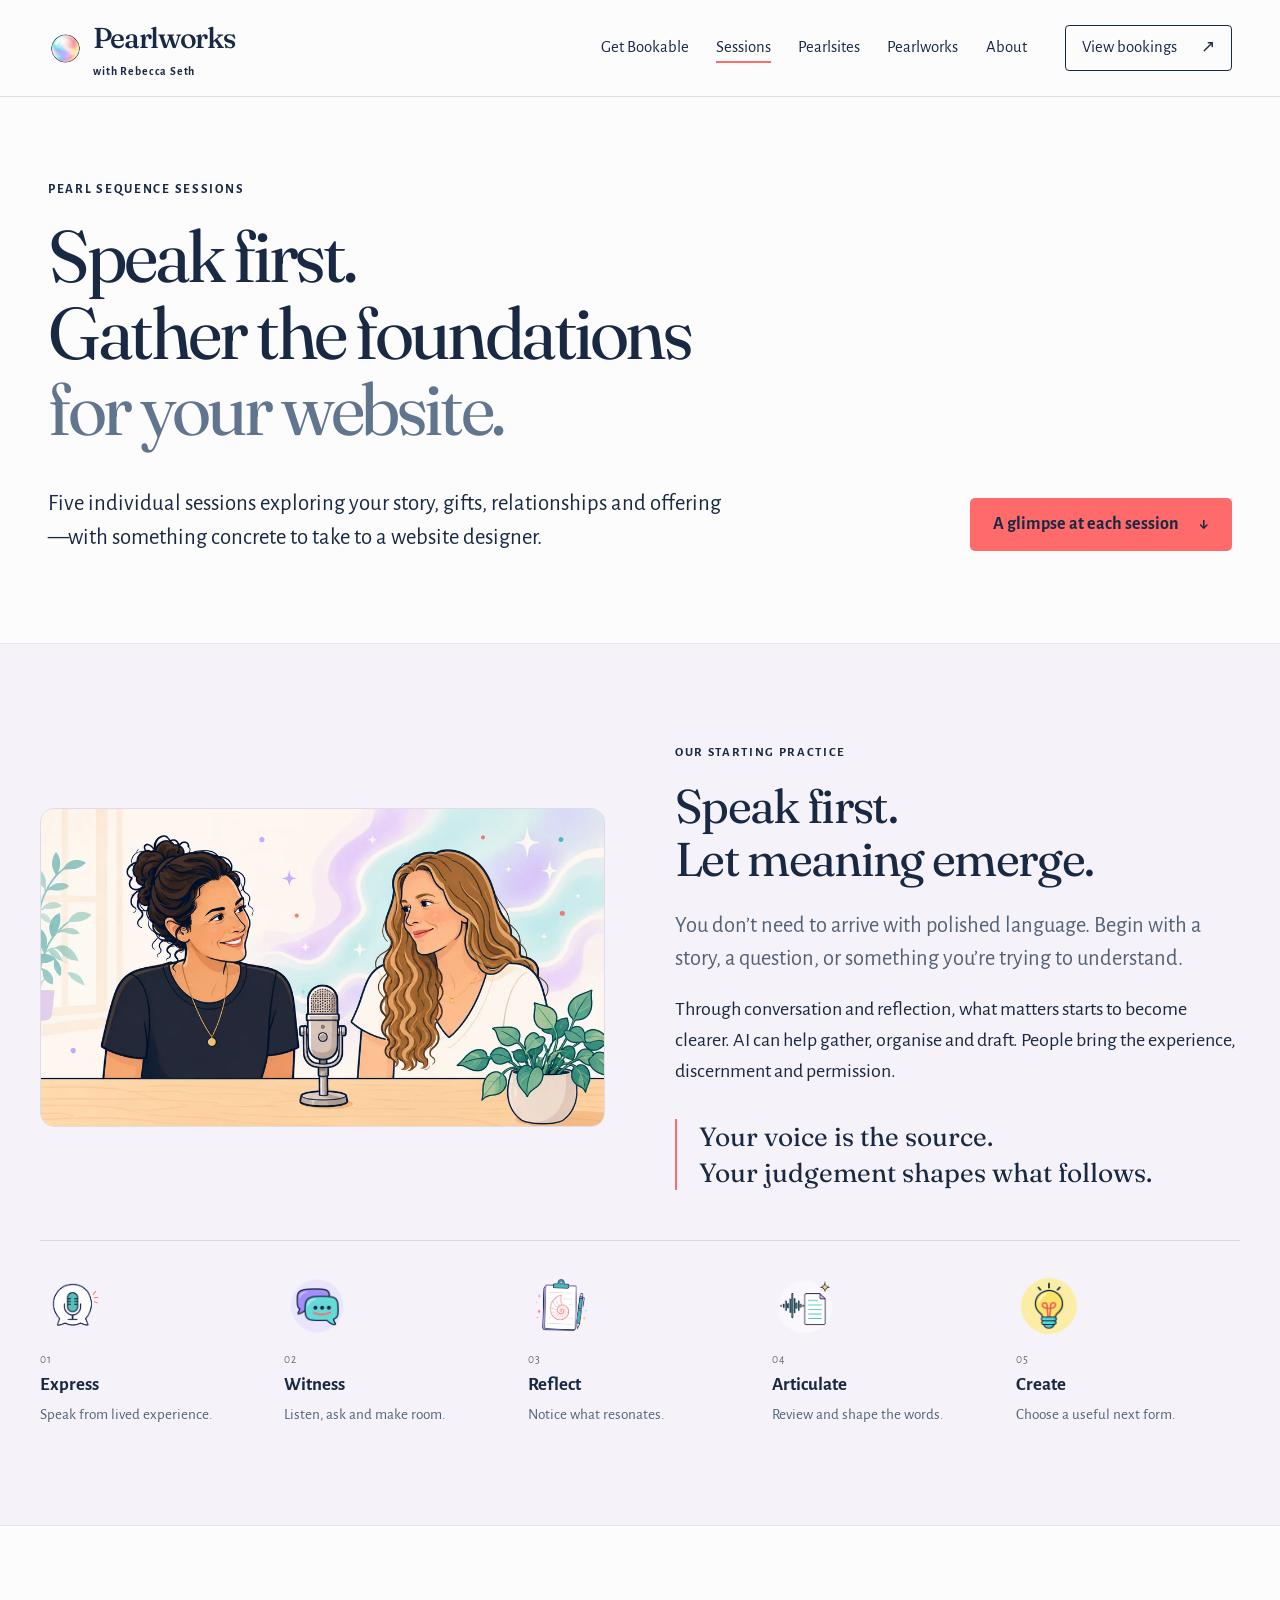
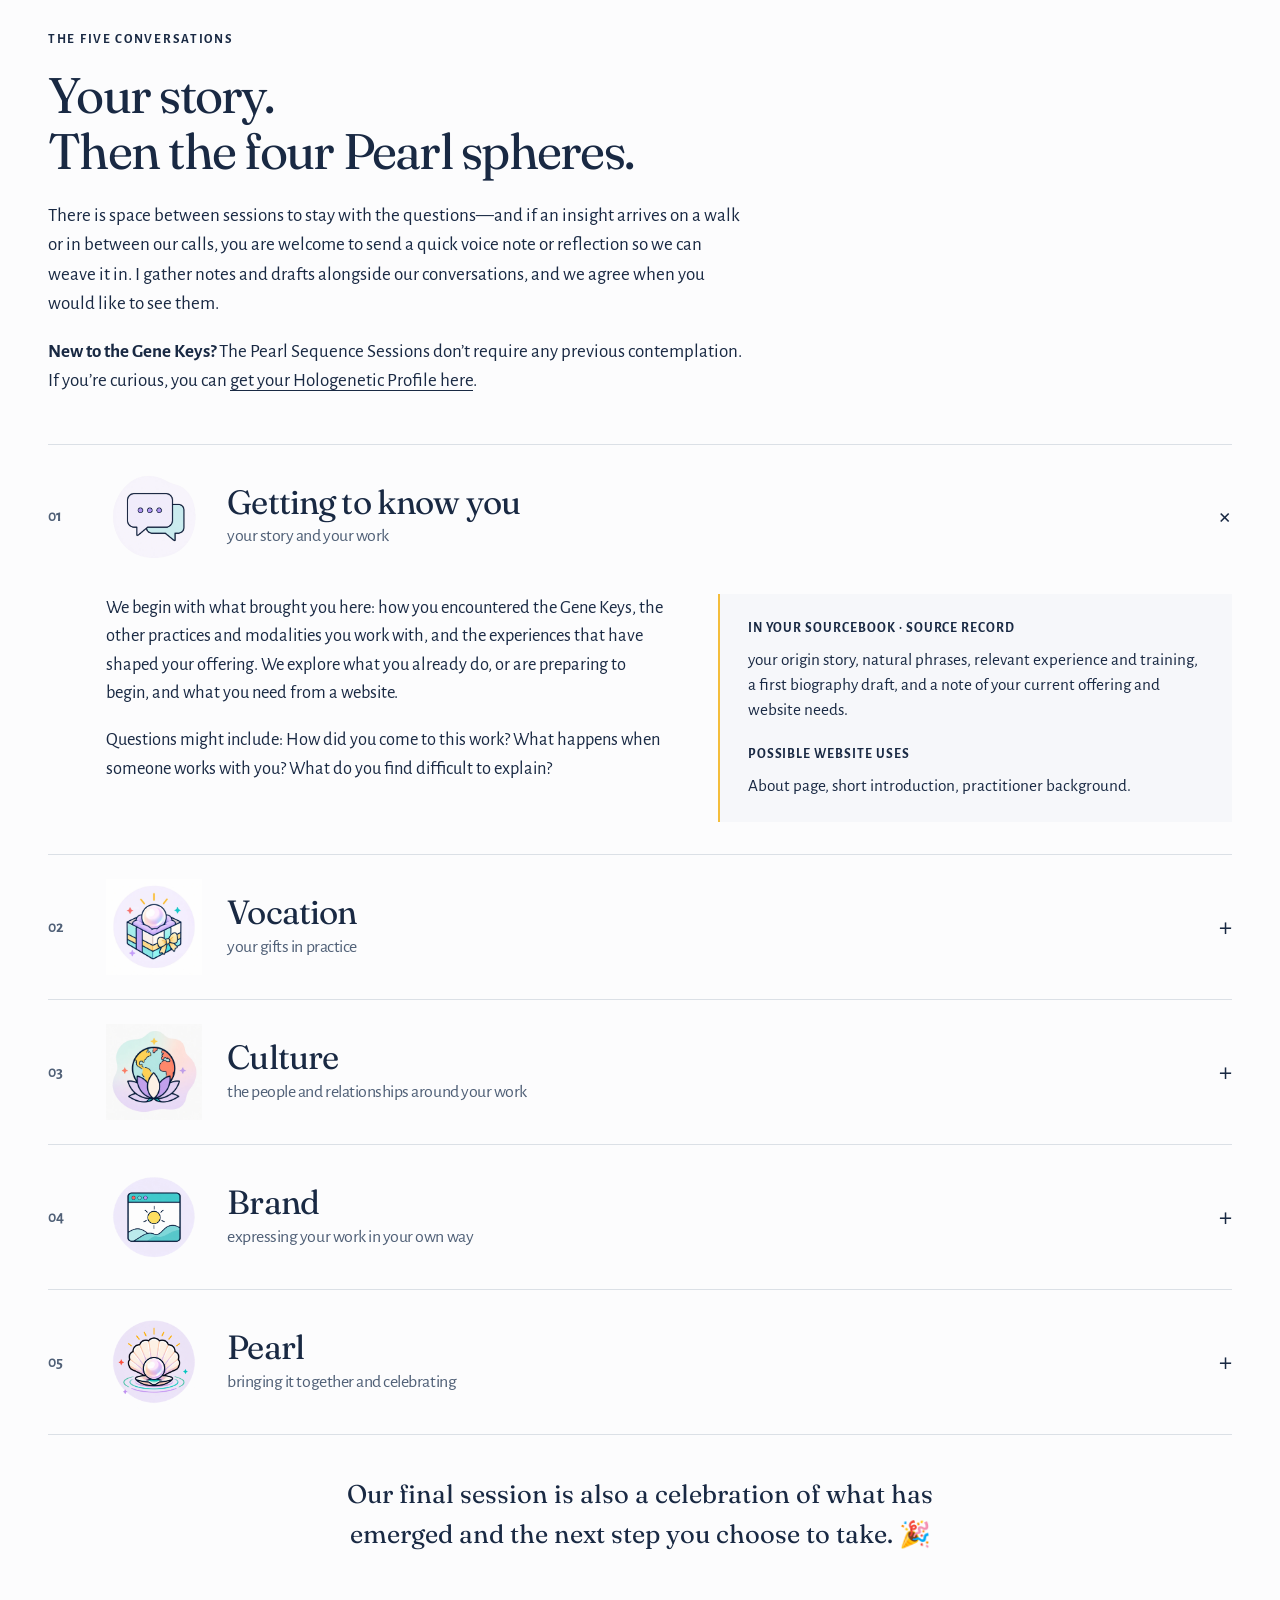
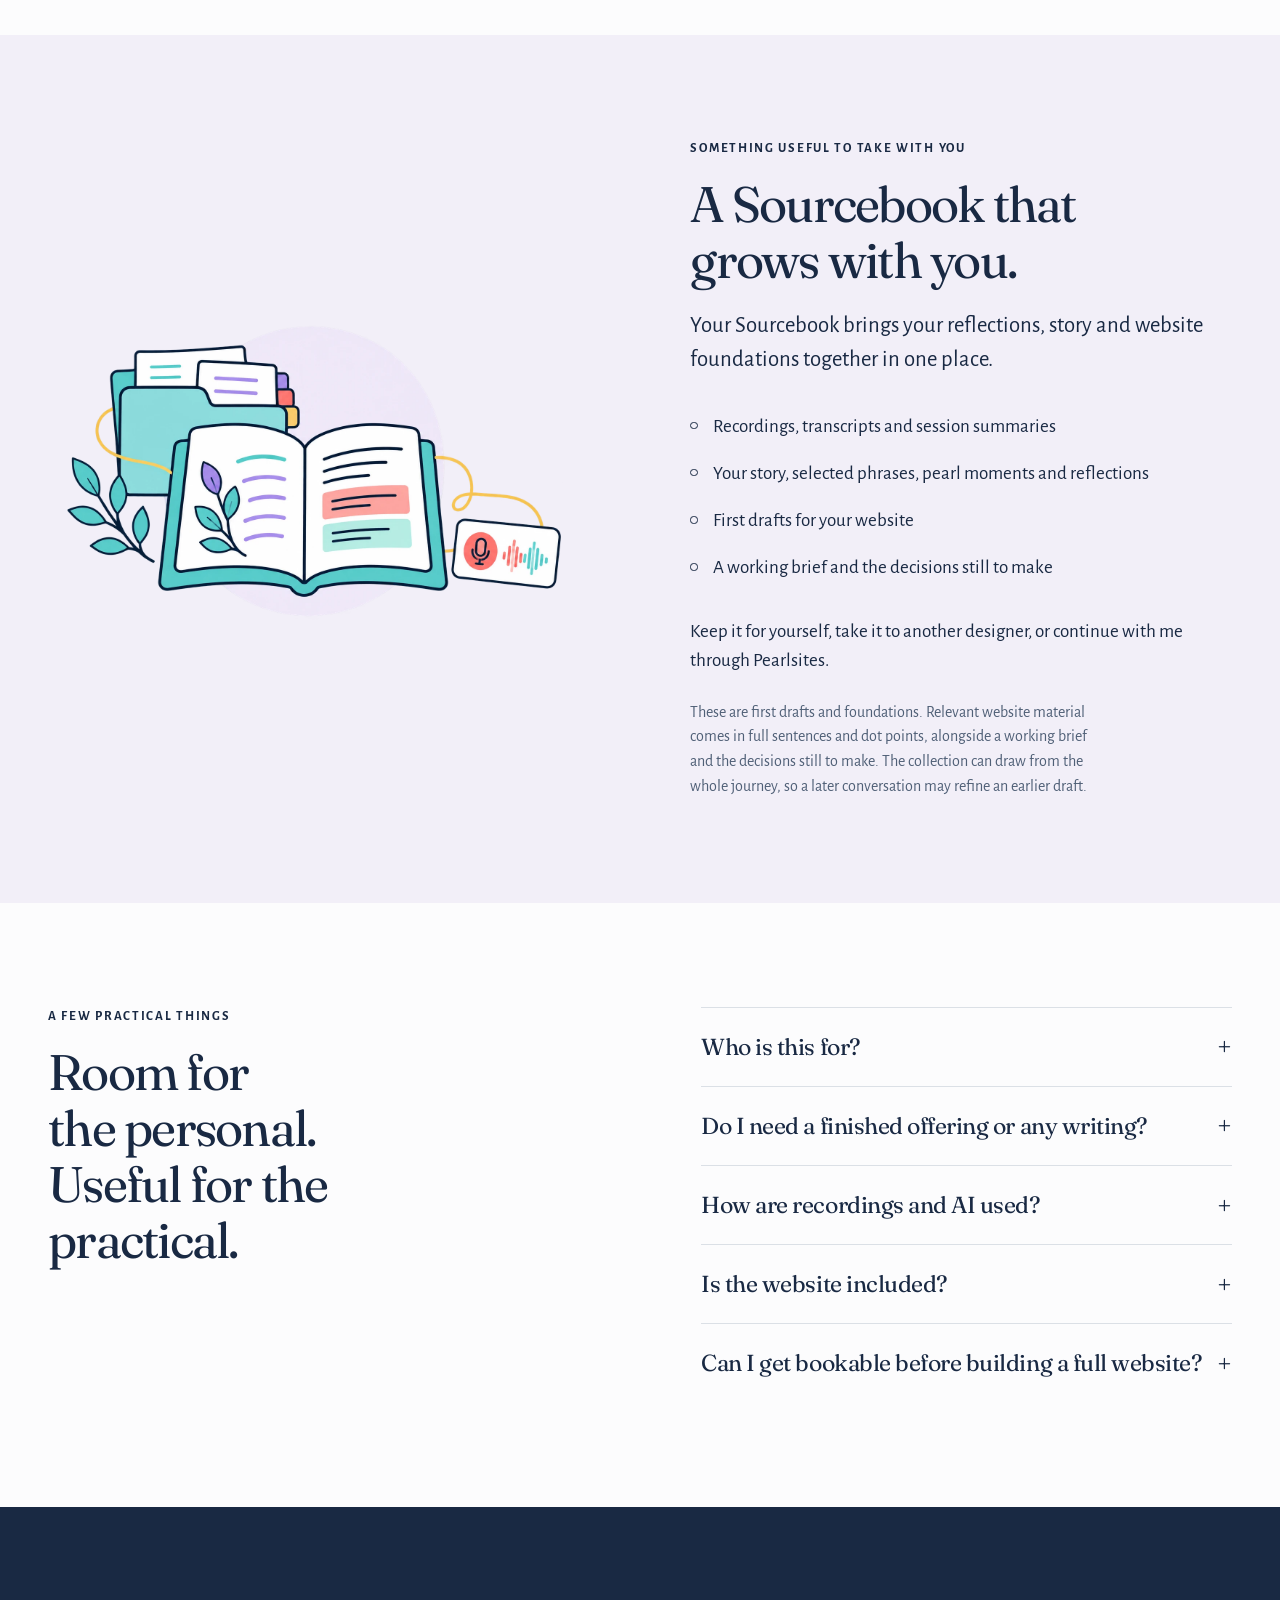
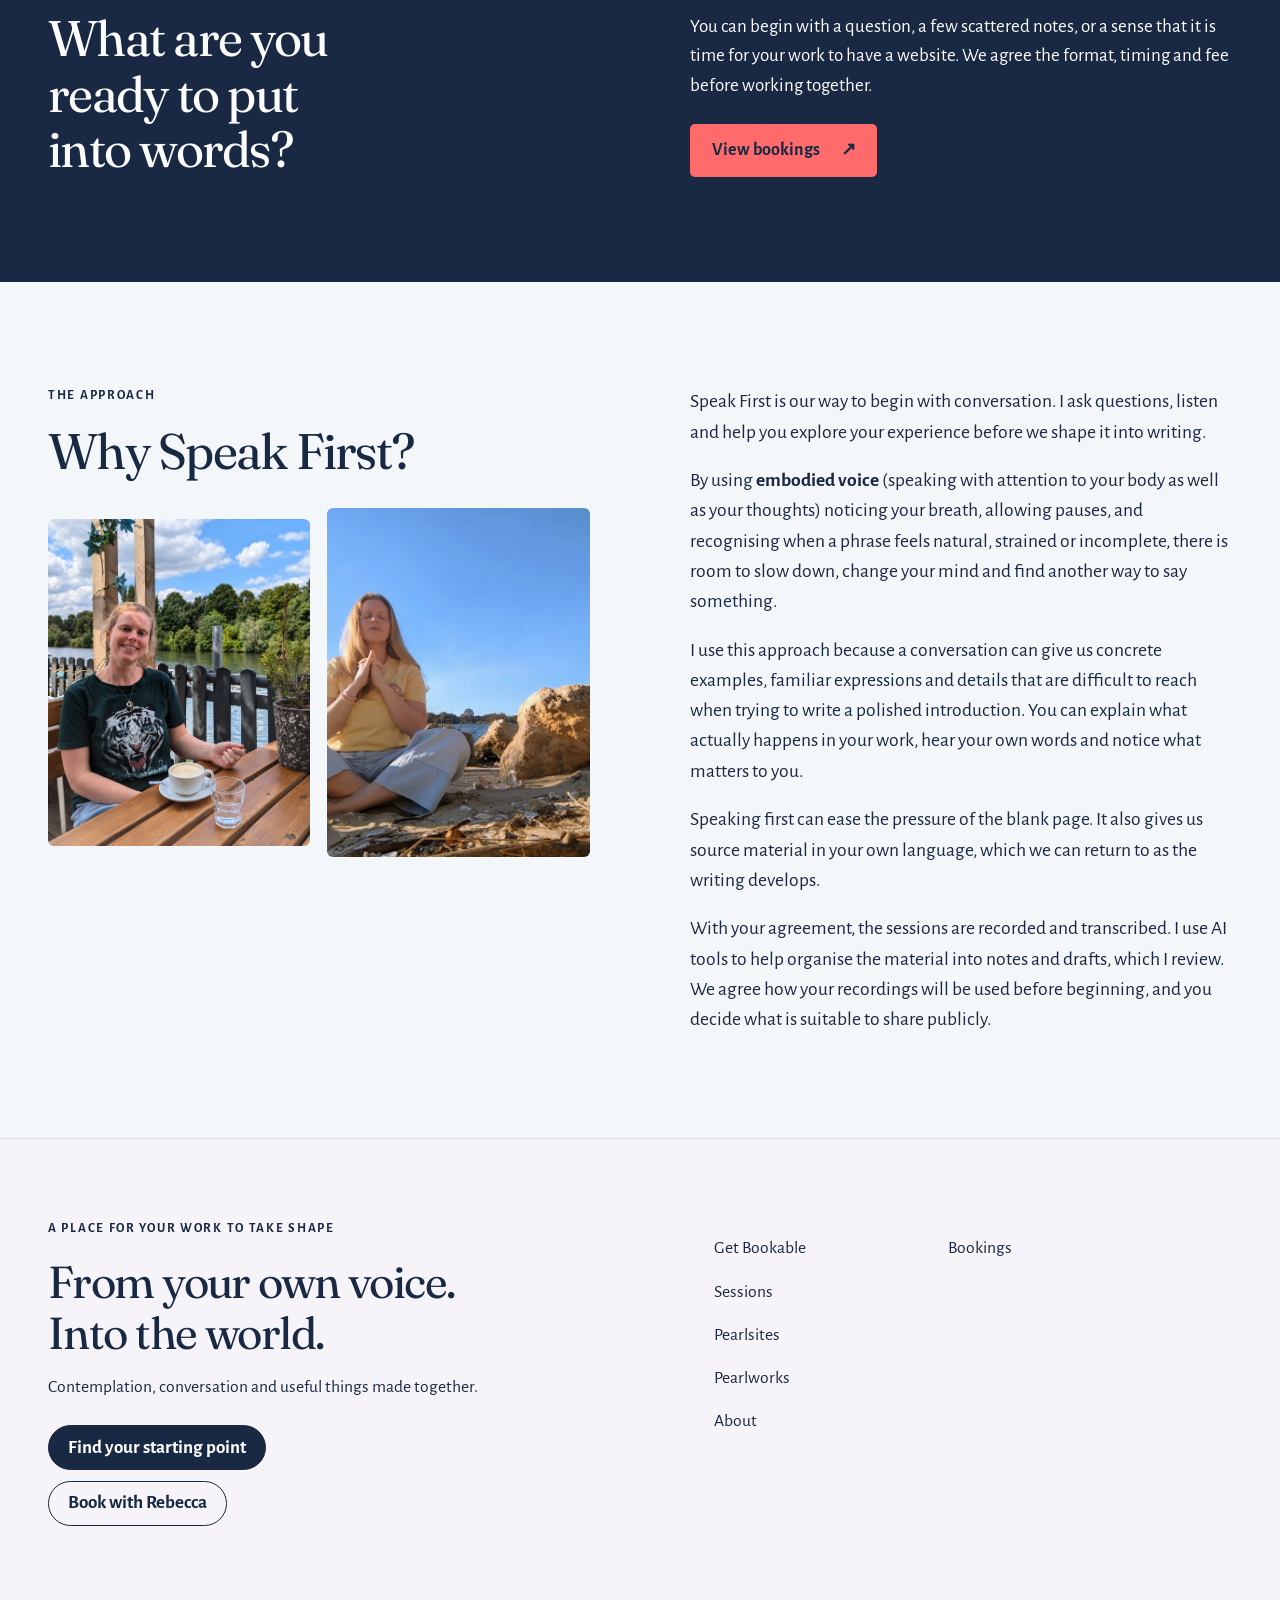
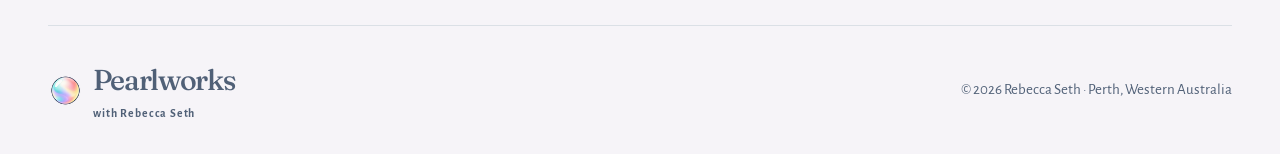
<file: pearl-sequence-sessions/index.html>
<!doctype html><meta charset="utf-8"><title>Pearlworks</title><script>location.replace("../#/pearl-sequence-sessions/" + location.hash)</script><a href="../#/pearl-sequence-sessions/">Open Pearlworks</a>
</file>
